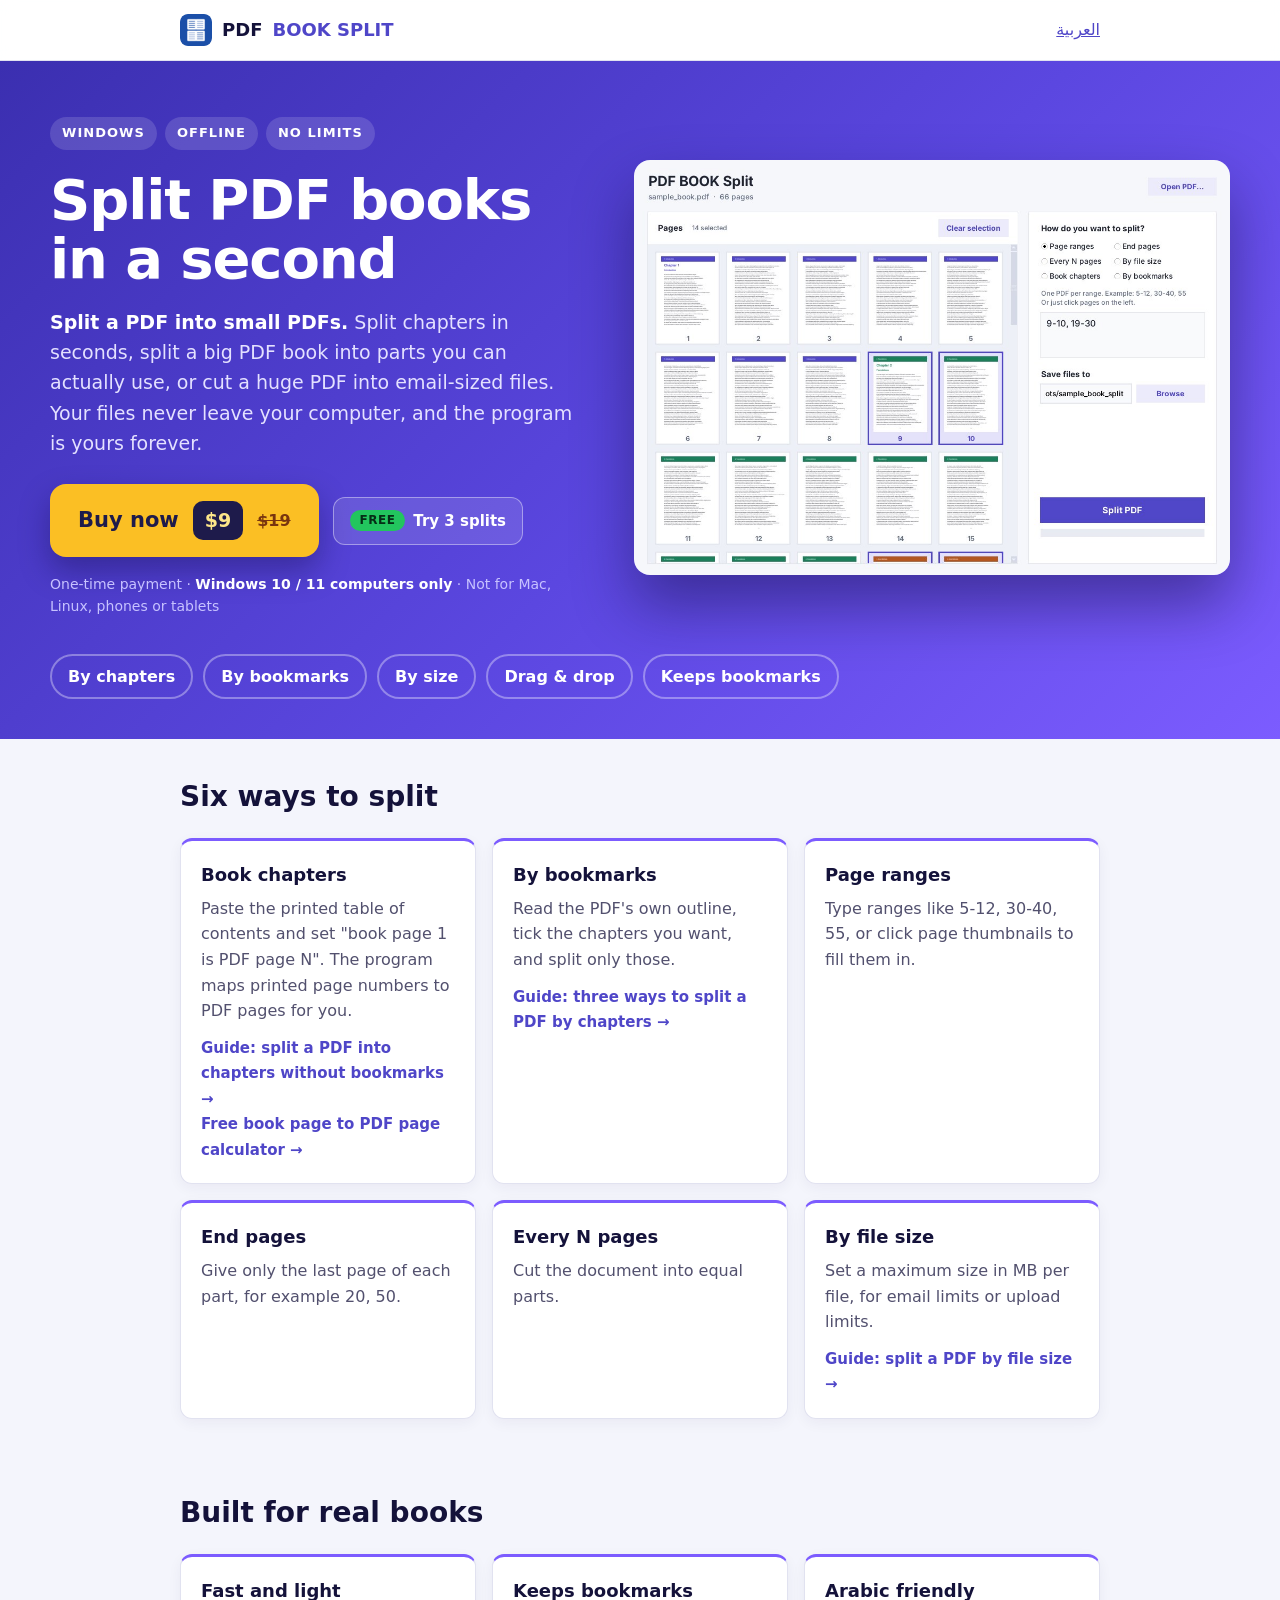
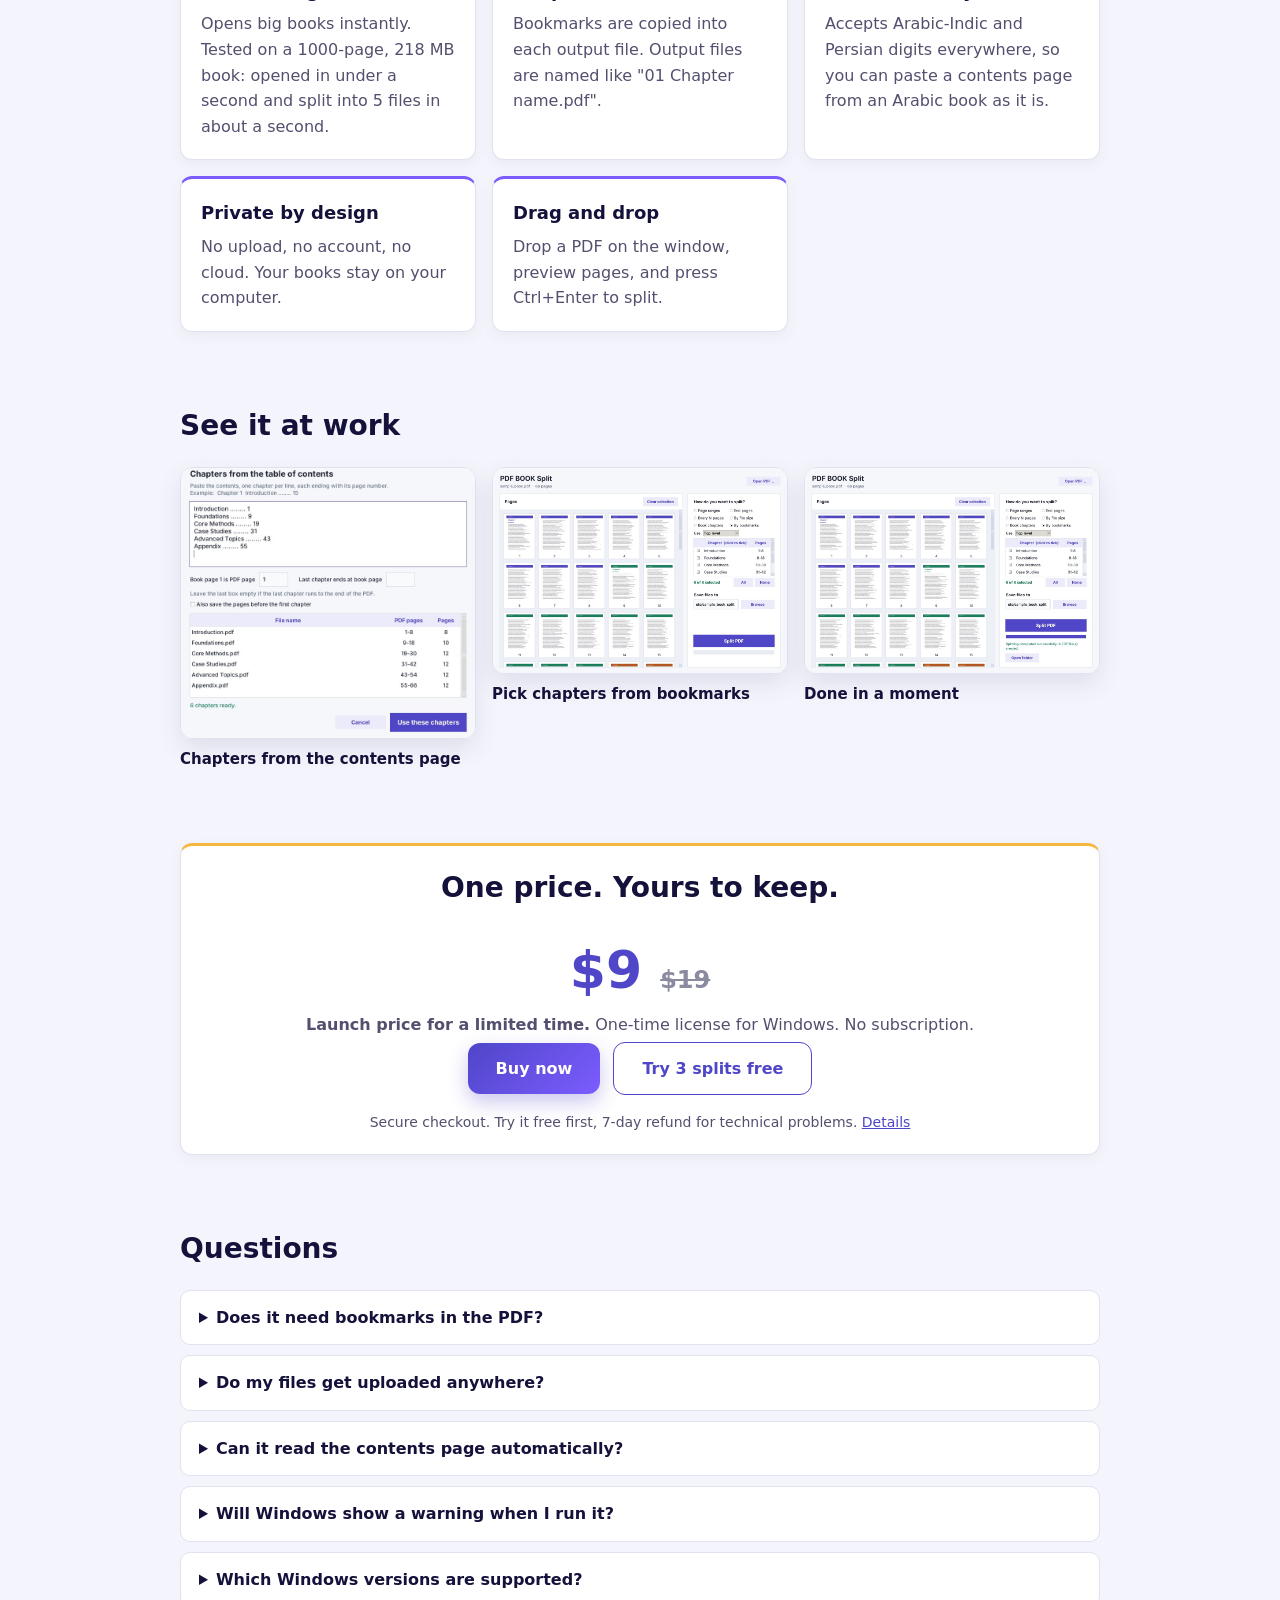
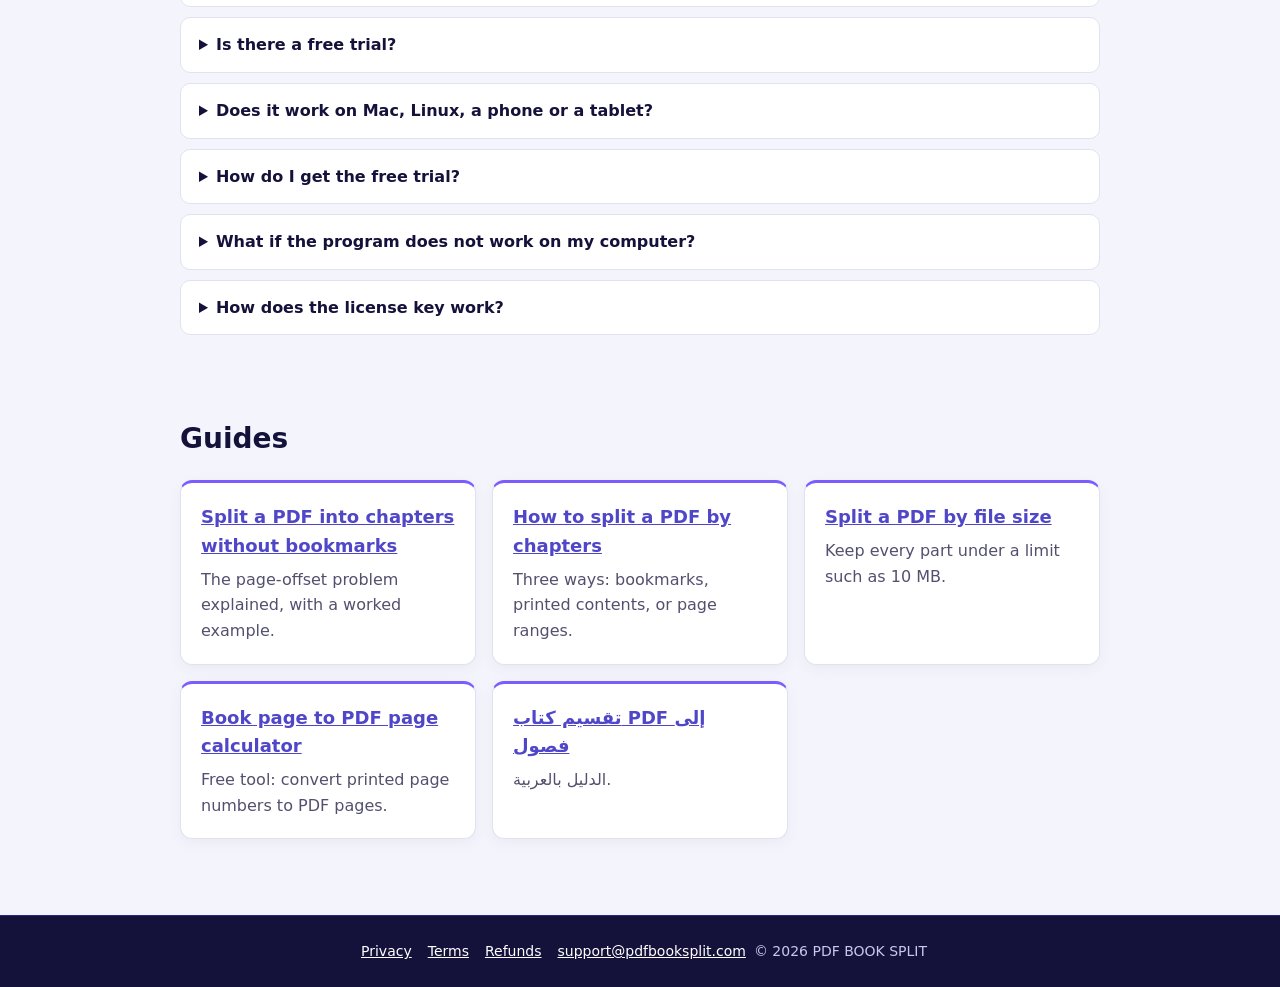
<file: index.html>
<!doctype html>
<html lang="en">
<head>
<meta charset="utf-8">
<meta name="viewport" content="width=device-width,initial-scale=1">
<title>PDF BOOK SPLIT – Split a PDF book into chapters, even without bookmarks</title>
<meta name="description" content="A fast offline Windows program that splits large PDF books into chapters. Paste the table of contents, set the page offset, done. Works without bookmarks. Arabic digits supported.">
<link rel="canonical" href="https://pdfbooksplit.com/">
<link rel="alternate" hreflang="en" href="https://pdfbooksplit.com/">
<link rel="alternate" hreflang="ar" href="https://pdfbooksplit.com/ar">
<link rel="alternate" hreflang="x-default" href="https://pdfbooksplit.com/">
<link rel="stylesheet" href="style.css?v=5">
<meta property="og:type" content="website">
<meta property="og:site_name" content="PDF BOOK SPLIT">
<meta property="og:title" content="PDF BOOK SPLIT – Split a PDF book into chapters, even without bookmarks">
<meta property="og:description" content="A fast offline Windows program that splits large PDF books into chapters. Paste the table of contents, set the page offset, done. Works without bookmarks. Arabic digits supported.">
<meta property="og:url" content="https://pdfbooksplit.com/">
<meta property="og:image" content="https://pdfbooksplit.com/images/og-cover.jpg">
<meta name="twitter:card" content="summary_large_image">
<script type="application/ld+json">
{"@context": "https://schema.org", "@type": "SoftwareApplication", "name": "PDF BOOK SPLIT", "operatingSystem": "Windows 10, Windows 11 (64-bit)", "applicationCategory": "BusinessApplication", "description": "Offline Windows program that splits PDF books into chapters from a pasted table of contents, from bookmarks, by page ranges, by size or every N pages.", "url": "https://pdfbooksplit.com/", "image": "https://pdfbooksplit.com/images/og-cover.jpg", "screenshot": "https://pdfbooksplit.com/images/app-pages.jpg", "inLanguage": ["en", "ar"], "offers": {"@type": "Offer", "price": "9", "priceCurrency": "USD", "url": "https://payhip.com/b/KgGHx", "availability": "https://schema.org/InStock"}}
</script>
<script type="application/ld+json">
{"@context": "https://schema.org", "@type": "FAQPage", "mainEntity": [{"@type": "Question", "name": "Does it need bookmarks in the PDF?", "acceptedAnswer": {"@type": "Answer", "text": "No. Bookmarks mode uses them, but Book chapters mode works from a pasted table of contents, so scanned or downloaded books without bookmarks work too."}}, {"@type": "Question", "name": "Do my files get uploaded anywhere?", "acceptedAnswer": {"@type": "Answer", "text": "No. Splitting happens entirely on your computer."}}, {"@type": "Question", "name": "Can it read the contents page automatically?", "acceptedAnswer": {"@type": "Answer", "text": "Not at the moment. You paste the contents text yourself. This is the reliable method for books whose text cannot be extracted, which is common with Arabic PDFs."}}, {"@type": "Question", "name": "Will Windows show a warning when I run it?", "acceptedAnswer": {"@type": "Answer", "text": "The program is not code-signed yet, so Windows SmartScreen may show \"Windows protected your PC\". Choose \"More info\", then \"Run anyway\"."}}, {"@type": "Question", "name": "Which Windows versions are supported?", "acceptedAnswer": {"@type": "Answer", "text": "Windows 10 and Windows 11, 64-bit."}}, {"@type": "Question", "name": "Is there a free trial?", "acceptedAnswer": {"@type": "Answer", "text": "Yes. You can split three times for free, with no account. After that the program asks for a license key."}}, {"@type": "Question", "name": "How does the license key work?", "acceptedAnswer": {"@type": "Answer", "text": "After you buy, Payhip emails you a license key. Paste it once into the activation window while you are online. After that the program works offline. One key works on 2 of your Windows computers."}}, {"@type": "Question", "name": "Does it work on Mac, Linux, a phone or a tablet?", "acceptedAnswer": {"@type": "Answer", "text": "No. PDF BOOK SPLIT runs only on Windows 10 or 11 computers (64-bit), desktop or laptop. It does not run on Mac, Linux, Chromebook, iPhone, iPad or Android. Please try the free version on your Windows computer before you buy."}}, {"@type": "Question", "name": "How do I get the free trial?", "acceptedAnswer": {"@type": "Answer", "text": "Click Download free trial, confirm that you have a Windows computer, and enter your email on the download page. You get the full program; your first 3 splits are free. If you buy later, paste the license key into the same program, with nothing new to install."}}, {"@type": "Question", "name": "What if the program does not work on my computer?", "acceptedAnswer": {"@type": "Answer", "text": "Email support@pdfbooksplit.com with your Windows version and a screenshot of the error (required). We will try to fix it first. If we cannot, you get a full refund within 7 days of purchase. See the refund policy."}}]}
</script>
<link rel="icon" href="/favicon.ico" sizes="any">
<link rel="icon" type="image/png" sizes="32x32" href="/favicon-32.png">
<link rel="apple-touch-icon" href="/images/apple-touch-icon.png">
</head>
<body>
<header class="nav"><div class="wrap">
<a class="brand" href="/"><img src="/images/icon.png" alt="" width="32" height="32">PDF <span>BOOK SPLIT</span></a>
<a href="ar">العربية</a>
</div></header>

<main>
<div class="hero2"><div class="h2-in">
<div class="h2-copy">
<div class="h2-tags"><span>WINDOWS</span><span>OFFLINE</span><span>NO LIMITS</span></div>
<h1>Split PDF books in a second</h1>
<p class="h2-lead"><strong>Split a PDF into small PDFs.</strong> Split chapters in seconds, split a big PDF book into parts you can actually use, or cut a huge PDF into email-sized files. Your files never leave your computer, and the program is yours forever.</p>
<div class="h2-cta">
<a class="buy-big" data-gate="buy" href="https://payhip.com/b/KgGHx">Buy now <span class="price">$9</span><s>$19</s></a>
<a class="try-small" data-gate="trial" href="https://payhip.com/b/svyUx"><span class="free-tag">FREE</span>Try 3 splits</a>
</div>
<p class="h2-note">One-time payment · <strong>Windows 10 / 11 computers only</strong> · Not for Mac, Linux, phones or tablets</p>
</div>
<div class="h2-shot"><img src="images/app-pages.jpg" alt="PDF BOOK SPLIT main window" width="1120" height="780"></div>
</div>
<div class="h2-pills"><span>By chapters</span><span>By bookmarks</span><span>By size</span><span>Drag &amp; drop</span><span>Keeps bookmarks</span></div>
</div>

<section id="features"><div class="wrap">
<h2>Six ways to split</h2>
<div class="grid">
<div class="card"><h3>Book chapters</h3><p>Paste the printed table of contents and set "book page 1 is PDF page N". The program maps printed page numbers to PDF pages for you.</p><p class="more"><a href="split-pdf-without-bookmarks">Guide: split a PDF into chapters without bookmarks →</a><br><a href="page-number-offset-calculator">Free book page to PDF page calculator →</a></p></div>
<div class="card"><h3>By bookmarks</h3><p>Read the PDF's own outline, tick the chapters you want, and split only those.</p><p class="more"><a href="split-pdf-by-chapters">Guide: three ways to split a PDF by chapters →</a></p></div>
<div class="card"><h3>Page ranges</h3><p>Type ranges like 5-12, 30-40, 55, or click page thumbnails to fill them in.</p></div>
<div class="card"><h3>End pages</h3><p>Give only the last page of each part, for example 20, 50.</p></div>
<div class="card"><h3>Every N pages</h3><p>Cut the document into equal parts.</p></div>
<div class="card"><h3>By file size</h3><p>Set a maximum size in MB per file, for email limits or upload limits.</p><p class="more"><a href="split-pdf-by-size">Guide: split a PDF by file size →</a></p></div>
</div></div></section>

<section><div class="wrap">
<h2>Built for real books</h2>
<div class="grid">
<div class="card"><h3>Fast and light</h3><p>Opens big books instantly. Tested on a 1000-page, 218 MB book: opened in under a second and split into 5 files in about a second.</p></div>
<div class="card"><h3>Keeps bookmarks</h3><p>Bookmarks are copied into each output file. Output files are named like "01 Chapter name.pdf".</p></div>
<div class="card"><h3>Arabic friendly</h3><p>Accepts Arabic-Indic and Persian digits everywhere, so you can paste a contents page from an Arabic book as it is.</p></div>
<div class="card"><h3>Private by design</h3><p>No upload, no account, no cloud. Your books stay on your computer.</p></div>
<div class="card"><h3>Drag and drop</h3><p>Drop a PDF on the window, preview pages, and press Ctrl+Enter to split.</p></div>
</div></div></section>

<section><div class="wrap">
<h2>See it at work</h2>
<div class="grid shots">
<figure><img src="images/app-chapters.jpg" alt="Chapters from the contents page" loading="lazy"><figcaption>Chapters from the contents page</figcaption></figure>
<figure><img src="images/app-bookmarks.jpg" alt="Pick chapters from bookmarks" loading="lazy"><figcaption>Pick chapters from bookmarks</figcaption></figure>
<figure><img src="images/app-done.jpg" alt="Splitting completed" loading="lazy"><figcaption>Done in a moment</figcaption></figure>
</div></div></section>

<section id="buy"><div class="wrap">
<div class="card price">
<h2>One price. Yours to keep.</h2>
<div class="amt">$9 <s style="font-size:24px;color:#8a8aa0">$19</s></div>
<p><strong>Launch price for a limited time.</strong> One-time license for Windows. No subscription.</p>
<a class="btn" data-gate="buy" href="https://payhip.com/b/KgGHx">Buy now</a>
<a class="btn alt" data-gate="trial" href="https://payhip.com/b/svyUx">Try 3 splits free</a>
<div class="note">Secure checkout. Try it free first, 7-day refund for technical problems. <a href="refund">Details</a></div>
</div></div></section>

<section><div class="wrap">
<h2>Questions</h2>
<details><summary>Does it need bookmarks in the PDF?</summary><p>No. Bookmarks mode uses them, but Book chapters mode works from a pasted table of contents, so scanned or downloaded books without bookmarks work too.</p></details>
<details><summary>Do my files get uploaded anywhere?</summary><p>No. Splitting happens entirely on your computer.</p></details>
<details><summary>Can it read the contents page automatically?</summary><p>Not at the moment. You paste the contents text yourself. This is the reliable method for books whose text cannot be extracted, which is common with Arabic PDFs.</p></details>
<details><summary>Will Windows show a warning when I run it?</summary><p>The program is not code-signed yet, so Windows SmartScreen may show "Windows protected your PC". Choose "More info", then "Run anyway".</p></details>
<details><summary>Which Windows versions are supported?</summary><p>Windows 10 and Windows 11, 64-bit.</p></details>
<details><summary>Is there a free trial?</summary><p>Yes. You can split three times for free, with no account. After that the program asks for a license key.</p></details>
<details><summary>Does it work on Mac, Linux, a phone or a tablet?</summary><p>No. PDF BOOK SPLIT runs only on Windows 10 or 11 computers (64-bit), desktop or laptop. It does not run on Mac, Linux, Chromebook, iPhone, iPad or Android. Please try the free version on your Windows computer before you buy.</p></details>
<details><summary>How do I get the free trial?</summary><p>Click Download free trial, confirm that you have a Windows computer, and enter your email on the download page. You get the full program; your first 3 splits are free. If you buy later, paste the license key into the same program, with nothing new to install.</p></details>
<details><summary>What if the program does not work on my computer?</summary><p>Email support@pdfbooksplit.com with your Windows version and a screenshot of the error (required). We will try to fix it first. If we cannot, you get a full refund within 7 days of purchase. See the <a href="refund">refund policy</a>.</p></details>
<details><summary>How does the license key work?</summary><p>After you buy, Payhip emails you a license key. Paste it once into the activation window while you are online. After that the program works offline. One key works on 2 of your Windows computers.</p></details>
</div></section>
<section><div class="wrap">
<h2>Guides</h2>
<div class="grid">
<div class="card"><h3><a href="split-pdf-without-bookmarks">Split a PDF into chapters without bookmarks</a></h3><p>The page-offset problem explained, with a worked example.</p></div>
<div class="card"><h3><a href="split-pdf-by-chapters">How to split a PDF by chapters</a></h3><p>Three ways: bookmarks, printed contents, or page ranges.</p></div>
<div class="card"><h3><a href="split-pdf-by-size">Split a PDF by file size</a></h3><p>Keep every part under a limit such as 10 MB.</p></div>
<div class="card"><h3><a href="page-number-offset-calculator">Book page to PDF page calculator</a></h3><p>Free tool: convert printed page numbers to PDF pages.</p></div>
<div class="card"><h3><a href="ar-split-pdf-book-chapters">تقسيم كتاب PDF إلى فصول</a></h3><p>الدليل بالعربية.</p></div>
</div></div></section>
</main>

<footer><div class="wrap">
<a href="privacy">Privacy</a><a href="terms">Terms</a><a href="refund">Refunds</a><a href="mailto:support@pdfbooksplit.com">support@pdfbooksplit.com</a>
<div>© 2026 PDF BOOK SPLIT</div>
</div></footer>
<script src="/gate.js" defer></script>
</body>
</html>
</file>
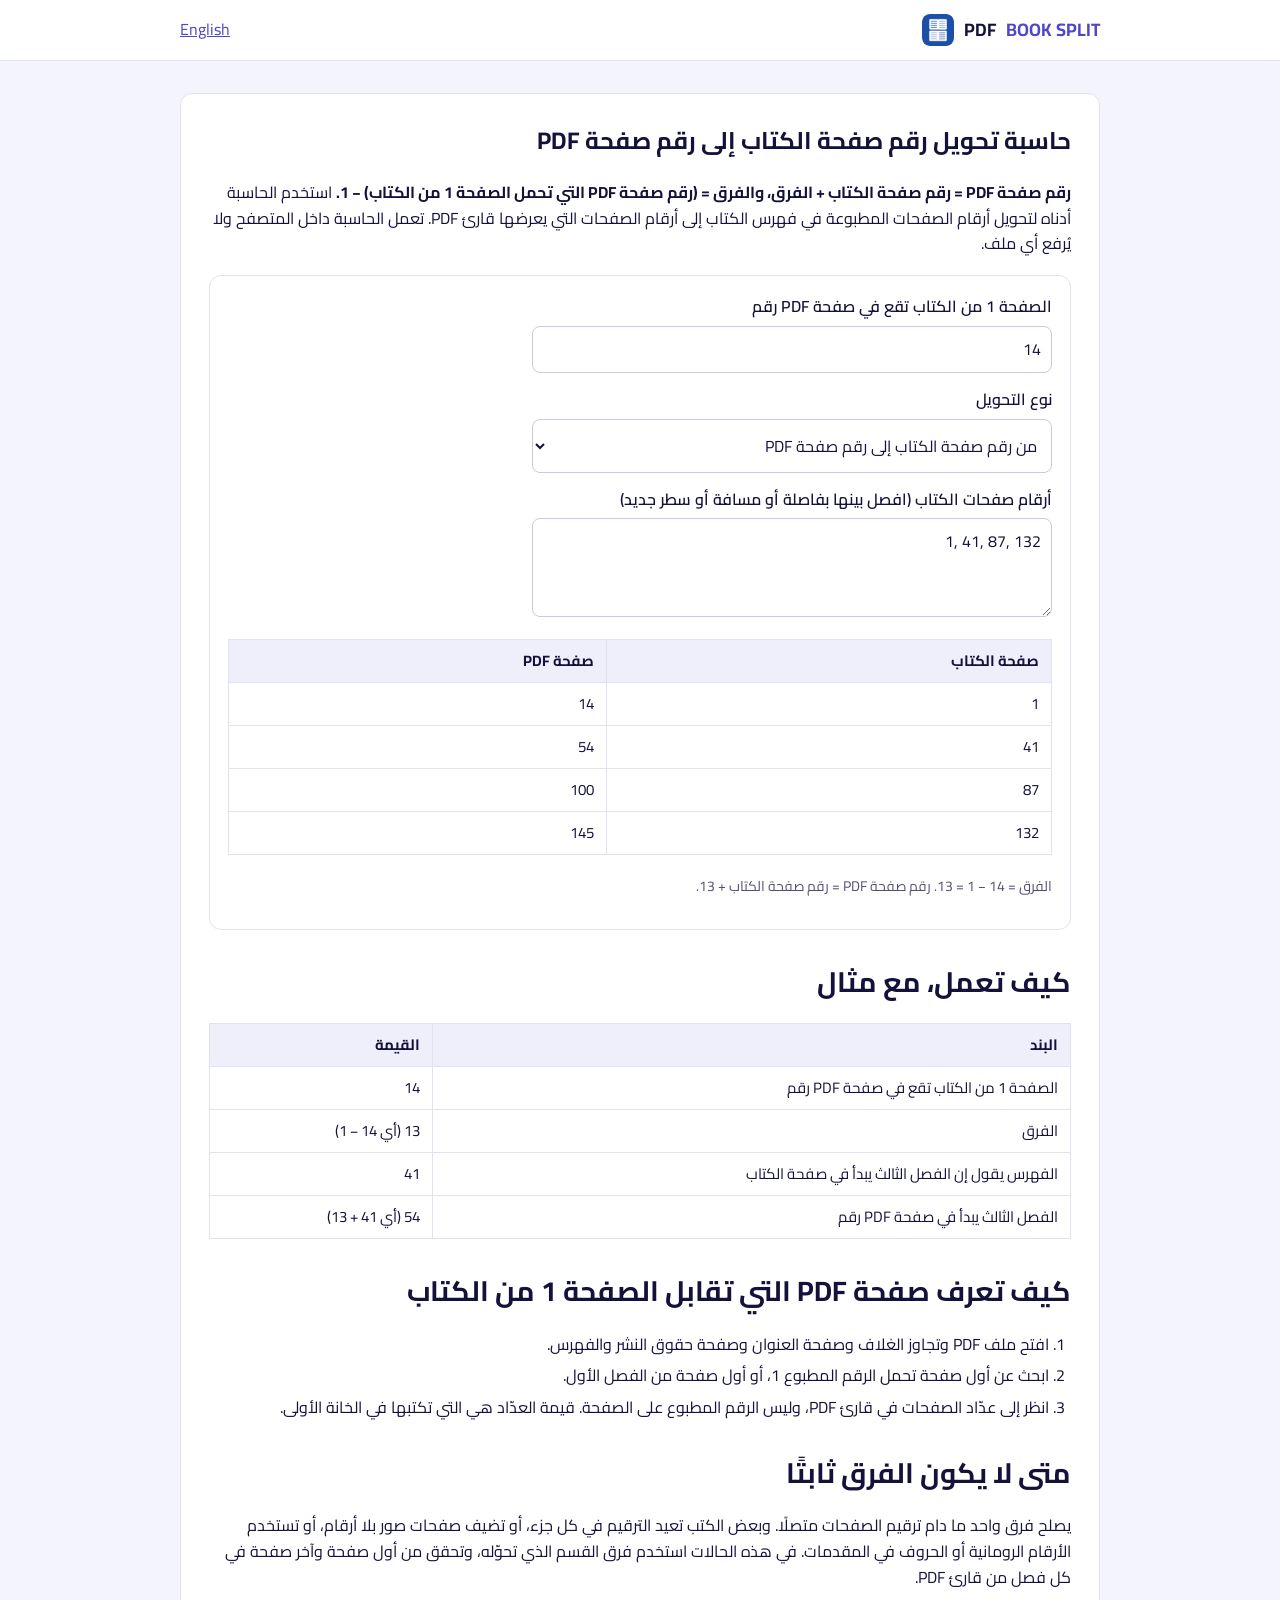
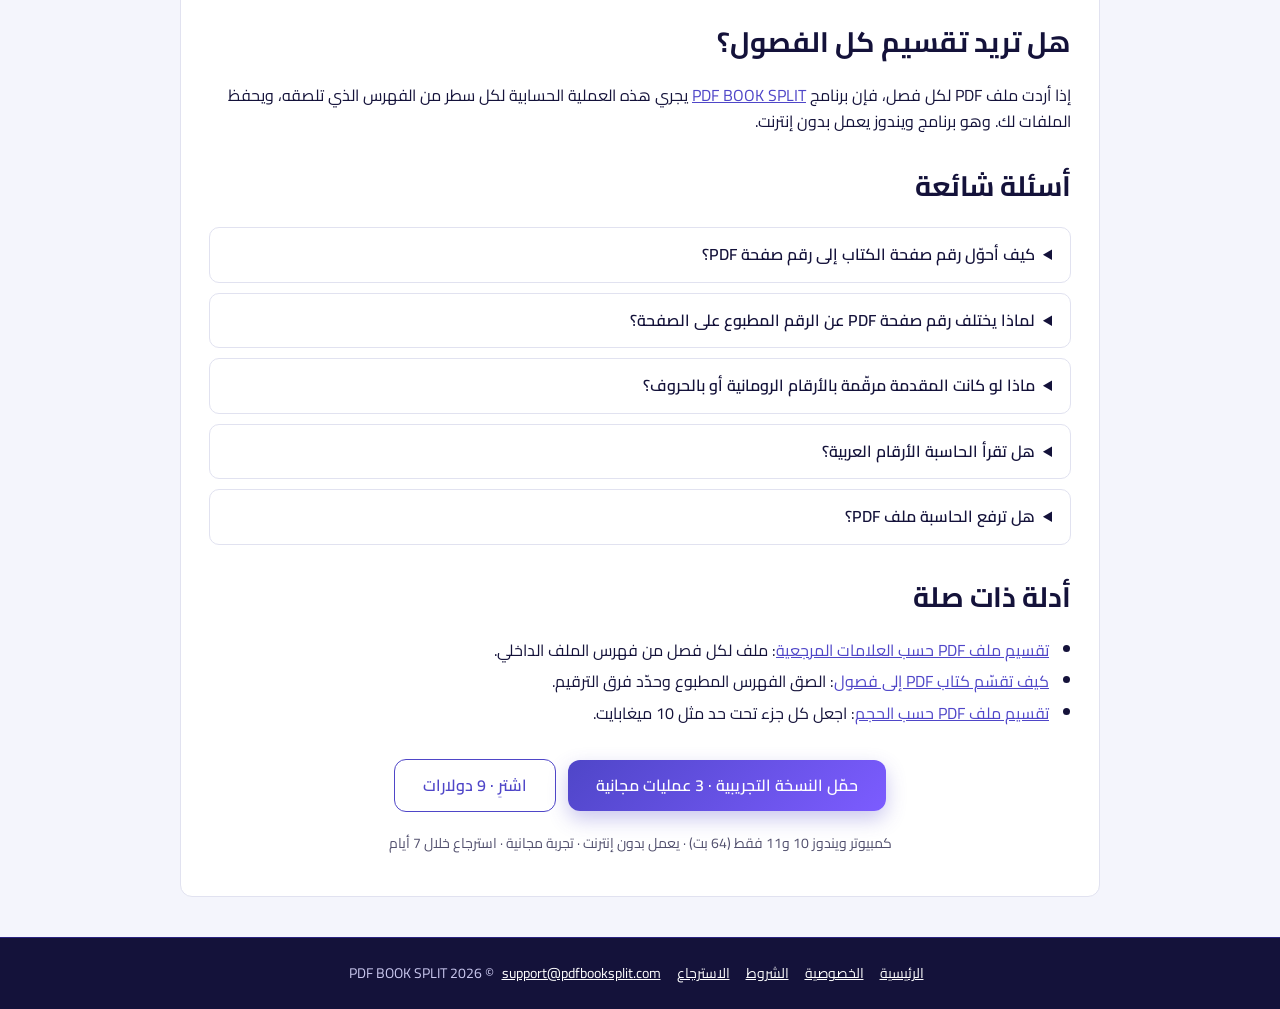
<file: ar-page-number-offset-calculator.html>
<!doctype html>
<html lang="ar" dir="rtl">
<head>
<meta charset="utf-8">
<meta name="viewport" content="width=device-width,initial-scale=1">
<title>حاسبة تحويل رقم صفحة الكتاب إلى رقم صفحة PDF – PDF BOOK SPLIT</title>
<meta name="description" content="حاسبة مجانية تحوّل رقم صفحة الكتاب المطبوع إلى رقم صفحة PDF والعكس. اكتب رقم صفحة PDF التي تحمل الصفحة 1 من الكتاب. تعمل في المتصفح ولا يُرفع أي ملف.">
<link rel="canonical" href="https://pdfbooksplit.com/ar-page-number-offset-calculator">
<link rel="alternate" hreflang="ar" href="https://pdfbooksplit.com/ar-page-number-offset-calculator">
<link rel="alternate" hreflang="en" href="https://pdfbooksplit.com/page-number-offset-calculator">
<link rel="alternate" hreflang="x-default" href="https://pdfbooksplit.com/page-number-offset-calculator">
<link rel="preconnect" href="https://fonts.googleapis.com">
<link href="https://fonts.googleapis.com/css2?family=Cairo:wght@400;600;700&display=swap" rel="stylesheet">
<link rel="stylesheet" href="style.css?v=5">
<meta property="og:type" content="article">
<meta property="og:site_name" content="PDF BOOK SPLIT">
<meta property="og:title" content="حاسبة تحويل رقم صفحة الكتاب إلى رقم صفحة PDF – PDF BOOK SPLIT">
<meta property="og:description" content="حاسبة مجانية تحوّل رقم صفحة الكتاب المطبوع إلى رقم صفحة PDF والعكس. اكتب رقم صفحة PDF التي تحمل الصفحة 1 من الكتاب. تعمل في المتصفح ولا يُرفع أي ملف.">
<meta property="og:url" content="https://pdfbooksplit.com/ar-page-number-offset-calculator">
<meta property="og:image" content="https://pdfbooksplit.com/images/og-cover.jpg">
<meta name="twitter:card" content="summary_large_image">
<script type="application/ld+json">
{"@context": "https://schema.org", "@type": "Article", "headline": "حاسبة تحويل رقم صفحة الكتاب إلى رقم صفحة PDF", "description": "حاسبة مجانية تحوّل رقم صفحة الكتاب المطبوع إلى رقم صفحة PDF والعكس. اكتب رقم صفحة PDF التي تحمل الصفحة 1 من الكتاب. تعمل في المتصفح ولا يُرفع أي ملف.", "inLanguage": "ar", "dateModified": "2026-10-19", "datePublished": "2026-10-19", "mainEntityOfPage": "https://pdfbooksplit.com/ar-page-number-offset-calculator", "image": "https://pdfbooksplit.com/images/og-cover.jpg", "author": {"@type": "Organization", "name": "PDF BOOK SPLIT", "url": "https://pdfbooksplit.com/"}, "publisher": {"@type": "Organization", "name": "PDF BOOK SPLIT", "url": "https://pdfbooksplit.com/"}}
</script>
<script type="application/ld+json">
{"@context": "https://schema.org", "@type": "FAQPage", "mainEntity": [{"@type": "Question", "name": "كيف أحوّل رقم صفحة الكتاب إلى رقم صفحة PDF؟", "acceptedAnswer": {"@type": "Answer", "text": "أضف الفرق. الفرق هو رقم صفحة PDF التي تحمل الصفحة 1 من الكتاب مطروحًا منه 1. إذا كانت الصفحة 1 من الكتاب هي صفحة PDF رقم 14 فالفرق 13، وتكون صفحة الكتاب 41 هي صفحة PDF رقم 54."}}, {"@type": "Question", "name": "لماذا يختلف رقم صفحة PDF عن الرقم المطبوع على الصفحة؟", "acceptedAnswer": {"@type": "Answer", "text": "لأن PDF يعدّ كل الصفحات من الغلاف، بما فيها صفحة العنوان وصفحة حقوق النشر والفهرس، بينما يبدأ الرقم المطبوع عادة من أول صفحة في المتن."}}, {"@type": "Question", "name": "ماذا لو كانت المقدمة مرقّمة بالأرقام الرومانية أو بالحروف؟", "acceptedAnswer": {"@type": "Answer", "text": "هذه الصفحات قبل الصفحة 1 من الكتاب، ولا تغيّر الفرق لأنه يُحسب من الصفحة 1. لتحويل صفحة من المقدمة عُدّ إلى الوراء من الصفحة 1 في قارئ PDF."}}, {"@type": "Question", "name": "هل تقرأ الحاسبة الأرقام العربية؟", "acceptedAnswer": {"@type": "Answer", "text": "نعم. تقبل الأرقام العربية الهندية والفارسية، فيمكنك لصق أرقام الفهرس من كتاب عربي كما هي."}}, {"@type": "Question", "name": "هل ترفع الحاسبة ملف PDF؟", "acceptedAnswer": {"@type": "Answer", "text": "لا. تجري الحاسبة عملية حسابية على الأرقام التي تكتبها داخل المتصفح فقط، بلا ملف وبلا رفع."}}]}
</script>
<link rel="icon" href="/favicon.ico" sizes="any">
<link rel="icon" type="image/png" sizes="32x32" href="/favicon-32.png">
<link rel="apple-touch-icon" href="/images/apple-touch-icon.png">
</head>
<body class="rtl">
<header class="nav"><div class="wrap">
<a class="brand" href="ar"><img src="/images/icon.png" alt="" width="32" height="32">PDF <span>BOOK SPLIT</span></a>
<a href="page-number-offset-calculator">English</a>
</div></header>
<main><div class="wrap"><article class="doc">
<h1>حاسبة تحويل رقم صفحة الكتاب إلى رقم صفحة PDF</h1>
<p><strong>رقم صفحة PDF = رقم صفحة الكتاب + الفرق، والفرق = (رقم صفحة PDF التي تحمل الصفحة 1 من الكتاب) − 1.</strong> استخدم الحاسبة أدناه لتحويل أرقام الصفحات المطبوعة في فهرس الكتاب إلى أرقام الصفحات التي يعرضها قارئ PDF. تعمل الحاسبة داخل المتصفح ولا يُرفع أي ملف.</p>

<div class="calc" id="calc">
<div class="calc-row">
<label for="p1">الصفحة 1 من الكتاب تقع في صفحة PDF رقم</label>
<input id="p1" type="text" inputmode="numeric" autocomplete="off" placeholder="14" value="14" dir="ltr" style="text-align:right">
</div>
<div class="calc-row">
<label for="dir">نوع التحويل</label>
<select id="dir"><option value="b2p">من رقم صفحة الكتاب إلى رقم صفحة PDF</option><option value="p2b">من رقم صفحة PDF إلى رقم صفحة الكتاب</option></select>
</div>
<div class="calc-row">
<label for="nums" id="numsLabel">أرقام صفحات الكتاب (افصل بينها بفاصلة أو مسافة أو سطر جديد)</label>
<textarea id="nums" rows="3" placeholder="1, 41, 87, 132" dir="ltr" style="text-align:right">1, 41, 87, 132</textarea>
</div>
<p id="calcMsg" class="note" role="status" aria-live="polite"></p>
<table id="calcOut"><thead><tr><th id="h1">صفحة الكتاب</th><th id="h2">صفحة PDF</th></tr></thead><tbody></tbody></table>
<p id="calcSum" class="note"></p>
</div>
<script>
(function(){
var D="0123456789",AR="\u0660\u0661\u0662\u0663\u0664\u0665\u0666\u0667\u0668\u0669",FA="\u06F0\u06F1\u06F2\u06F3\u06F4\u06F5\u06F6\u06F7\u06F8\u06F9";
function norm(s){return String(s).replace(/[\u0660-\u0669\u06F0-\u06F9]/g,function(c){var k=AR.indexOf(c);return k>=0?D[k]:D[FA.indexOf(c)];});}
var p1=document.getElementById("p1"),dir=document.getElementById("dir"),nums=document.getElementById("nums"),msg=document.getElementById("calcMsg"),sum=document.getElementById("calcSum"),tb=document.querySelector("#calcOut tbody");
function run(){
 var b2p=dir.value==="b2p";
 document.getElementById("h1").textContent=b2p?"صفحة الكتاب":"صفحة PDF";
 document.getElementById("h2").textContent=b2p?"صفحة PDF":"صفحة الكتاب";
 document.getElementById("numsLabel").textContent="أرقام صفحات "+(b2p?"الكتاب":"PDF")+" (افصل بينها بفاصلة أو مسافة أو سطر جديد)";
 tb.innerHTML="";msg.textContent="";sum.textContent="";
 var v=norm(p1.value).trim();
 if(!/^\d+$/.test(v)||parseInt(v,10)<1){msg.textContent="اكتب رقم صفحة PDF التي تظهر فيها الصفحة 1 من الكتاب، مثل 14.";return;}
 var n1=parseInt(v,10),off=n1-1;
 var list=norm(nums.value).split(/[^0-9]+/).filter(Boolean).map(Number);
 if(!list.length){msg.textContent="اكتب رقم صفحة واحدًا على الأقل.";return;}
 list.slice(0,500).forEach(function(x){
  var tr=document.createElement("tr"),a=document.createElement("td"),c=document.createElement("td");
  a.textContent=x;
  if(b2p){c.textContent=x+off;}
  else{var r=x-off;c.textContent=r>=1?String(r):"قبل الصفحة 1 من الكتاب (المقدمات)";}
  tr.appendChild(a);tr.appendChild(c);tb.appendChild(tr);
 });
 sum.textContent="الفرق = "+n1+" − 1 = "+off+". "+(b2p?"رقم صفحة PDF = رقم صفحة الكتاب + "+off+".":"رقم صفحة الكتاب = رقم صفحة PDF − "+off+".");
}
[p1,dir,nums].forEach(function(e){e.addEventListener("input",run);e.addEventListener("change",run);});
run();
})();
</script>

<h2>كيف تعمل، مع مثال</h2>
<table>
<tr><th>البند</th><th>القيمة</th></tr>
<tr><td>الصفحة 1 من الكتاب تقع في صفحة PDF رقم</td><td>14</td></tr>
<tr><td>الفرق</td><td>13 (أي 14 − 1)</td></tr>
<tr><td>الفهرس يقول إن الفصل الثالث يبدأ في صفحة الكتاب</td><td>41</td></tr>
<tr><td>الفصل الثالث يبدأ في صفحة PDF رقم</td><td>54 (أي 41 + 13)</td></tr>
</table>

<h2>كيف تعرف صفحة PDF التي تقابل الصفحة 1 من الكتاب</h2>
<ol>
<li>افتح ملف PDF وتجاوز الغلاف وصفحة العنوان وصفحة حقوق النشر والفهرس.</li>
<li>ابحث عن أول صفحة تحمل الرقم المطبوع 1، أو أول صفحة من الفصل الأول.</li>
<li>انظر إلى عدّاد الصفحات في قارئ PDF، وليس الرقم المطبوع على الصفحة. قيمة العدّاد هي التي تكتبها في الخانة الأولى.</li>
</ol>

<h2>متى لا يكون الفرق ثابتًا</h2>
<p>يصلح فرق واحد ما دام ترقيم الصفحات متصلًا. وبعض الكتب تعيد الترقيم في كل جزء، أو تضيف صفحات صور بلا أرقام، أو تستخدم الأرقام الرومانية أو الحروف في المقدمات. في هذه الحالات استخدم فرق القسم الذي تحوّله، وتحقق من أول صفحة وآخر صفحة في كل فصل من قارئ PDF.</p>

<h2>هل تريد تقسيم كل الفصول؟</h2>
<p>إذا أردت ملف PDF لكل فصل، فإن برنامج <a href="ar-split-pdf-book-chapters">PDF BOOK SPLIT</a> يجري هذه العملية الحسابية لكل سطر من الفهرس الذي تلصقه، ويحفظ الملفات لك. وهو برنامج ويندوز يعمل بدون إنترنت.</p>
<h2>أسئلة شائعة</h2>
<details><summary>كيف أحوّل رقم صفحة الكتاب إلى رقم صفحة PDF؟</summary><p>أضف الفرق. الفرق هو رقم صفحة PDF التي تحمل الصفحة 1 من الكتاب مطروحًا منه 1. إذا كانت الصفحة 1 من الكتاب هي صفحة PDF رقم 14 فالفرق 13، وتكون صفحة الكتاب 41 هي صفحة PDF رقم 54.</p></details>
<details><summary>لماذا يختلف رقم صفحة PDF عن الرقم المطبوع على الصفحة؟</summary><p>لأن PDF يعدّ كل الصفحات من الغلاف، بما فيها صفحة العنوان وصفحة حقوق النشر والفهرس، بينما يبدأ الرقم المطبوع عادة من أول صفحة في المتن.</p></details>
<details><summary>ماذا لو كانت المقدمة مرقّمة بالأرقام الرومانية أو بالحروف؟</summary><p>هذه الصفحات قبل الصفحة 1 من الكتاب، ولا تغيّر الفرق لأنه يُحسب من الصفحة 1. لتحويل صفحة من المقدمة عُدّ إلى الوراء من الصفحة 1 في قارئ PDF.</p></details>
<details><summary>هل تقرأ الحاسبة الأرقام العربية؟</summary><p>نعم. تقبل الأرقام العربية الهندية والفارسية، فيمكنك لصق أرقام الفهرس من كتاب عربي كما هي.</p></details>
<details><summary>هل ترفع الحاسبة ملف PDF؟</summary><p>لا. تجري الحاسبة عملية حسابية على الأرقام التي تكتبها داخل المتصفح فقط، بلا ملف وبلا رفع.</p></details>

<h2>أدلة ذات صلة</h2>
<ul class="related">
<li><a href="ar-split-pdf-by-bookmarks">تقسيم ملف PDF حسب العلامات المرجعية</a>: ملف لكل فصل من فهرس الملف الداخلي.</li>
<li><a href="ar-split-pdf-book-chapters">كيف تقسّم كتاب PDF إلى فصول</a>: الصق الفهرس المطبوع وحدّد فرق الترقيم.</li>
<li><a href="ar-split-pdf-by-size">تقسيم ملف PDF حسب الحجم</a>: اجعل كل جزء تحت حد مثل 10 ميغابايت.</li>
</ul>
<p style="text-align:center;margin-top:28px"><a class="btn" data-gate="trial" href="https://payhip.com/b/svyUx">حمّل النسخة التجريبية · 3 عمليات مجانية</a> <a class="btn alt" data-gate="buy" href="https://payhip.com/b/KgGHx">اشترِ · 9 دولارات</a></p>
<p class="note" style="text-align:center">كمبيوتر ويندوز 10 و11 فقط (64 بت) · يعمل بدون إنترنت · تجربة مجانية · استرجاع خلال 7 أيام</p>
</article></div></main>
<footer><div class="wrap">
<a href="ar">الرئيسية</a><a href="privacy">الخصوصية</a><a href="terms">الشروط</a><a href="ar-refund">الاسترجاع</a><a href="mailto:support@pdfbooksplit.com">support@pdfbooksplit.com</a>
<div>© 2026 PDF BOOK SPLIT</div>
</div></footer>
<script src="/gate.js" defer></script>
</body>
</html>
</file>
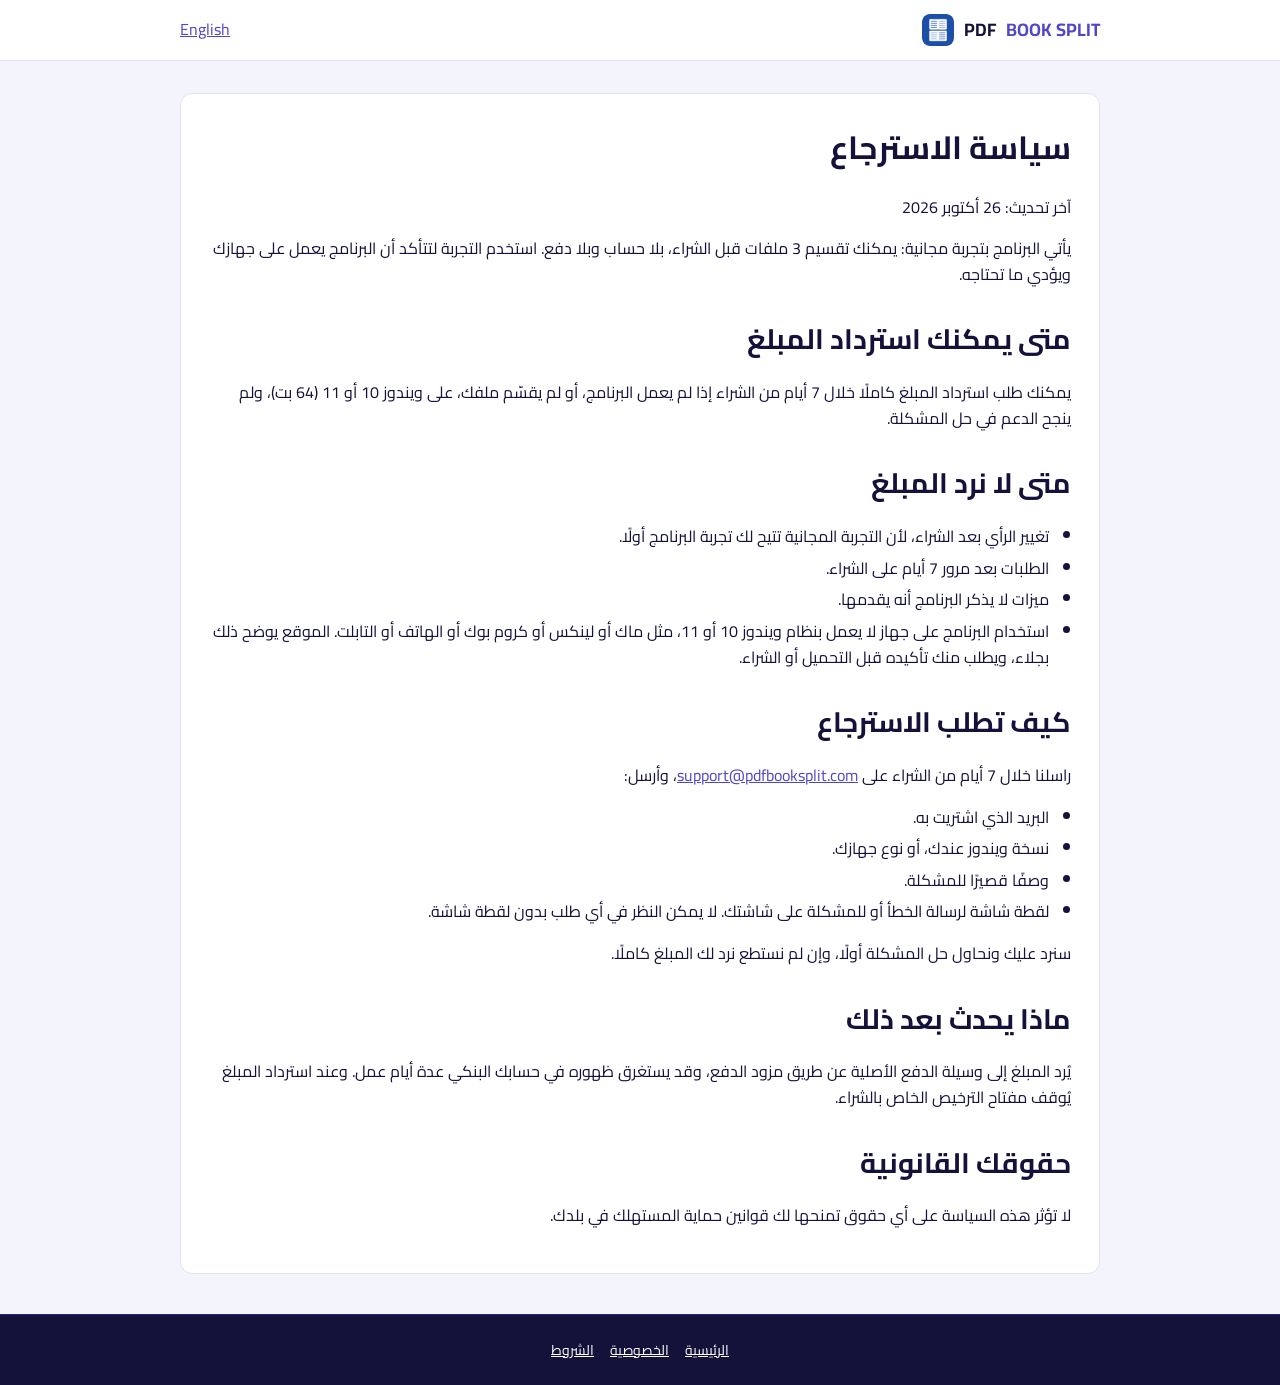
<file: ar-refund.html>
<!doctype html>
<html lang="ar" dir="rtl">
<head>
<meta charset="utf-8">
<meta name="viewport" content="width=device-width,initial-scale=1">
<title>سياسة الاسترجاع – PDF BOOK SPLIT</title>
<link rel="canonical" href="https://pdfbooksplit.com/ar-refund">
<link rel="alternate" hreflang="en" href="https://pdfbooksplit.com/refund">
<link rel="alternate" hreflang="ar" href="https://pdfbooksplit.com/ar-refund">
<link rel="alternate" hreflang="x-default" href="https://pdfbooksplit.com/refund">
<link rel="preconnect" href="https://fonts.googleapis.com">
<link href="https://fonts.googleapis.com/css2?family=Cairo:wght@400;600;700&display=swap" rel="stylesheet">
<link rel="stylesheet" href="style.css?v=5">
<link rel="icon" href="/favicon.ico" sizes="any">
<link rel="icon" type="image/png" sizes="32x32" href="/favicon-32.png">
<link rel="apple-touch-icon" href="/images/apple-touch-icon.png">
</head>
<body class="rtl">
<header class="nav"><div class="wrap"><a class="brand" href="/"><img src="/images/icon.png" alt="" width="32" height="32">PDF <span>BOOK SPLIT</span></a><a href="refund">English</a></div></header>
<div class="wrap"><div class="doc">
<h1>سياسة الاسترجاع</h1>
<p>آخر تحديث: 26 أكتوبر 2026</p>
<p>يأتي البرنامج بتجربة مجانية: يمكنك تقسيم 3 ملفات قبل الشراء، بلا حساب وبلا دفع. استخدم التجربة لتتأكد أن البرنامج يعمل على جهازك ويؤدي ما تحتاجه.</p>
<h2>متى يمكنك استرداد المبلغ</h2>
<p>يمكنك طلب استرداد المبلغ كاملًا خلال 7 أيام من الشراء إذا لم يعمل البرنامج، أو لم يقسّم ملفك، على ويندوز 10 أو 11 (64 بت)، ولم ينجح الدعم في حل المشكلة.</p>
<h2>متى لا نرد المبلغ</h2>
<ul>
<li>تغيير الرأي بعد الشراء، لأن التجربة المجانية تتيح لك تجربة البرنامج أولًا.</li>
<li>الطلبات بعد مرور 7 أيام على الشراء.</li>
<li>ميزات لا يذكر البرنامج أنه يقدمها.</li>
<li>استخدام البرنامج على جهاز لا يعمل بنظام ويندوز 10 أو 11، مثل ماك أو لينكس أو كروم بوك أو الهاتف أو التابلت. الموقع يوضح ذلك بجلاء، ويطلب منك تأكيده قبل التحميل أو الشراء.</li>
</ul>
<h2>كيف تطلب الاسترجاع</h2>
<p>راسلنا خلال 7 أيام من الشراء على <a href="mailto:support@pdfbooksplit.com">support@pdfbooksplit.com</a>، وأرسل:</p>
<ul>
<li>البريد الذي اشتريت به.</li>
<li>نسخة ويندوز عندك، أو نوع جهازك.</li>
<li>وصفًا قصيرًا للمشكلة.</li>
<li>لقطة شاشة لرسالة الخطأ أو للمشكلة على شاشتك. لا يمكن النظر في أي طلب بدون لقطة شاشة.</li>
</ul>
<p>سنرد عليك ونحاول حل المشكلة أولًا، وإن لم نستطع نرد لك المبلغ كاملًا.</p>
<h2>ماذا يحدث بعد ذلك</h2>
<p>يُرد المبلغ إلى وسيلة الدفع الأصلية عن طريق مزود الدفع، وقد يستغرق ظهوره في حسابك البنكي عدة أيام عمل. وعند استرداد المبلغ يُوقف مفتاح الترخيص الخاص بالشراء.</p>
<h2>حقوقك القانونية</h2>
<p>لا تؤثر هذه السياسة على أي حقوق تمنحها لك قوانين حماية المستهلك في بلدك.</p>
</div></div>
<footer><div class="wrap"><a href="ar">الرئيسية</a><a href="privacy">الخصوصية</a><a href="terms">الشروط</a></div></footer>
</body>
</html>
</file>
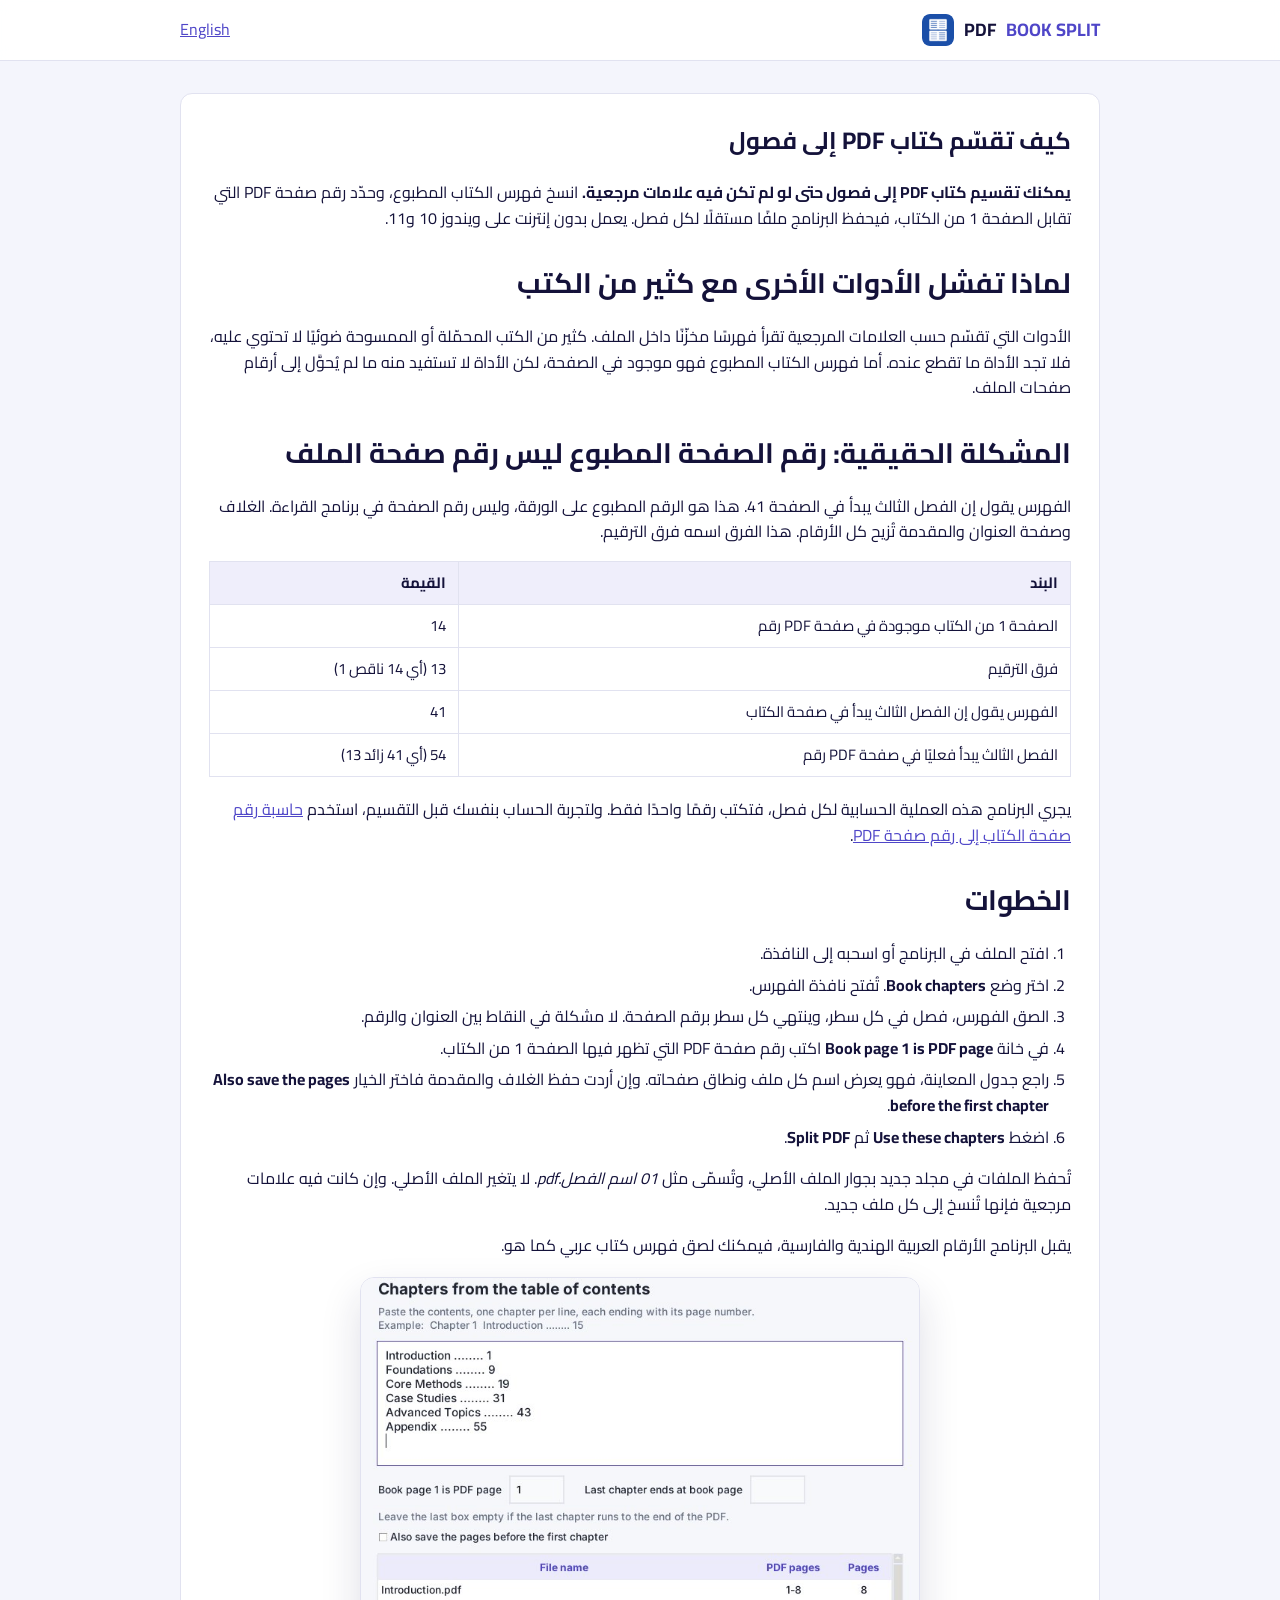
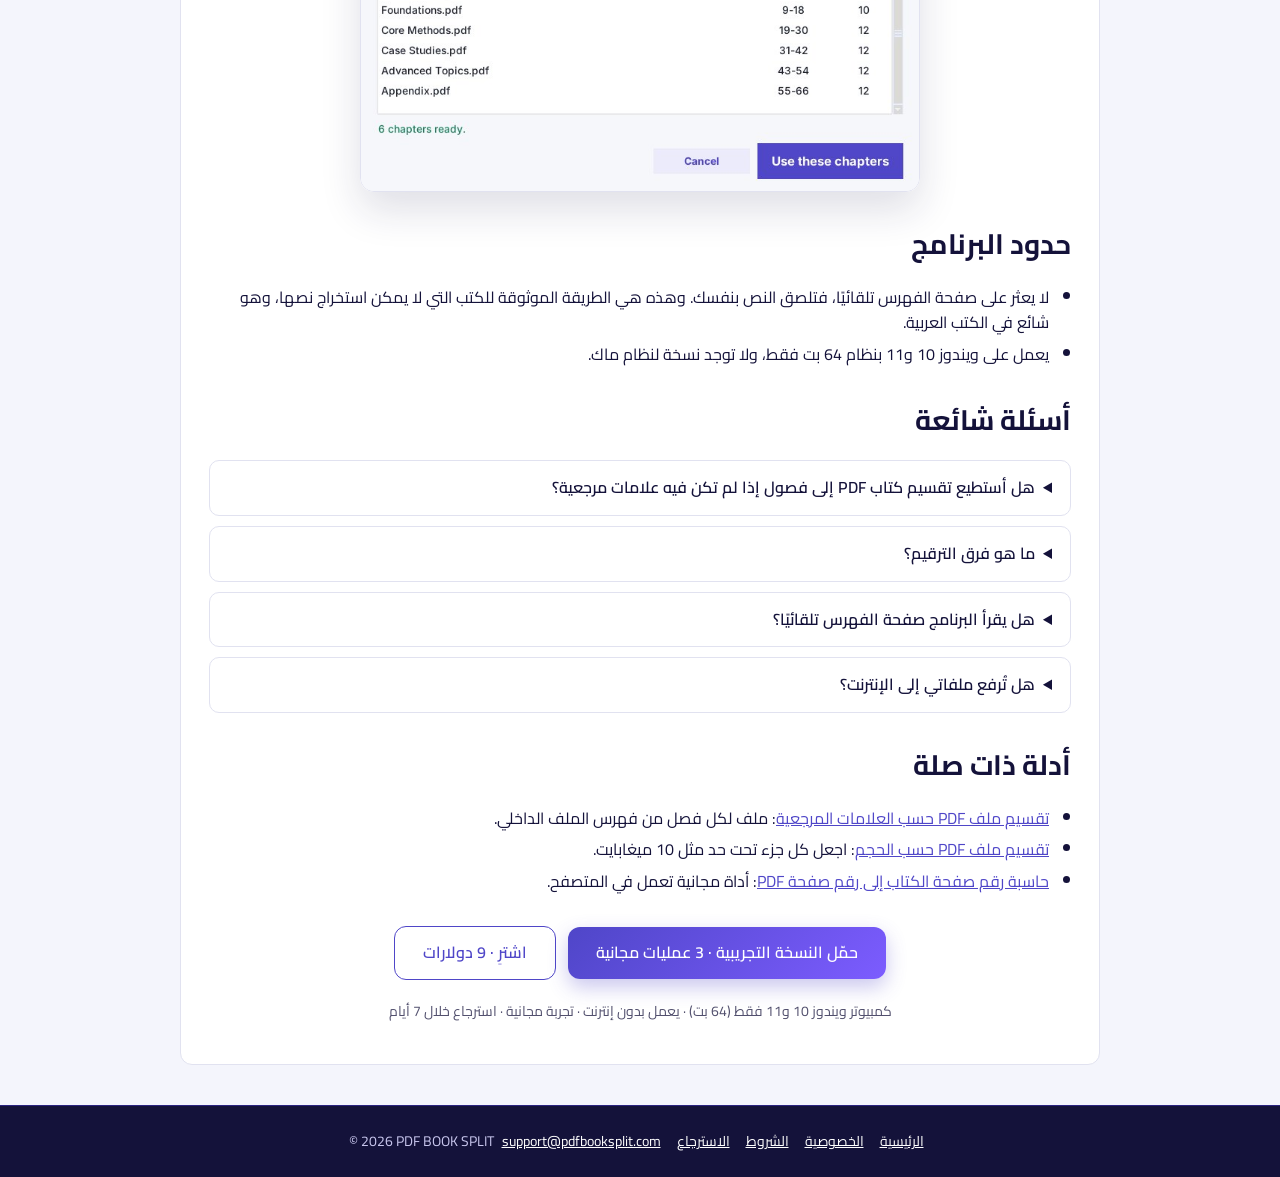
<file: ar-split-pdf-book-chapters.html>
<!doctype html>
<html lang="ar" dir="rtl">
<head>
<meta charset="utf-8">
<meta name="viewport" content="width=device-width,initial-scale=1">
<title>تقسيم كتاب PDF إلى فصول بدون إنترنت – PDF BOOK SPLIT</title>
<meta name="description" content="كيف تقسّم كتاب PDF إلى فصول حتى بدون علامات مرجعية: الصق الفهرس وحدّد فرق الترقيم واحصل على ملف لكل فصل. برنامج ويندوز يعمل بدون إنترنت.">
<link rel="canonical" href="https://pdfbooksplit.com/ar-split-pdf-book-chapters">
<link rel="alternate" hreflang="ar" href="https://pdfbooksplit.com/ar-split-pdf-book-chapters">
<link rel="alternate" hreflang="en" href="https://pdfbooksplit.com/split-pdf-without-bookmarks">
<link rel="alternate" hreflang="x-default" href="https://pdfbooksplit.com/split-pdf-without-bookmarks">
<link rel="preconnect" href="https://fonts.googleapis.com">
<link href="https://fonts.googleapis.com/css2?family=Cairo:wght@400;600;700&display=swap" rel="stylesheet">
<link rel="stylesheet" href="style.css?v=5">
<meta property="og:type" content="article">
<meta property="og:site_name" content="PDF BOOK SPLIT">
<meta property="og:title" content="تقسيم كتاب PDF إلى فصول بدون إنترنت – PDF BOOK SPLIT">
<meta property="og:description" content="كيف تقسّم كتاب PDF إلى فصول حتى بدون علامات مرجعية: الصق الفهرس وحدّد فرق الترقيم واحصل على ملف لكل فصل. برنامج ويندوز يعمل بدون إنترنت.">
<meta property="og:url" content="https://pdfbooksplit.com/ar-split-pdf-book-chapters">
<meta property="og:image" content="https://pdfbooksplit.com/images/og-cover.jpg">
<meta name="twitter:card" content="summary_large_image">
<script type="application/ld+json">
{"@context": "https://schema.org", "@type": "Article", "headline": "كيف تقسّم كتاب PDF إلى فصول", "description": "كيف تقسّم كتاب PDF إلى فصول حتى بدون علامات مرجعية: الصق الفهرس وحدّد فرق الترقيم واحصل على ملف لكل فصل. برنامج ويندوز يعمل بدون إنترنت.", "inLanguage": "ar", "dateModified": "2026-10-19", "datePublished": "2026-10-19", "mainEntityOfPage": "https://pdfbooksplit.com/ar-split-pdf-book-chapters", "image": "https://pdfbooksplit.com/images/og-cover.jpg", "author": {"@type": "Organization", "name": "PDF BOOK SPLIT", "url": "https://pdfbooksplit.com/"}, "publisher": {"@type": "Organization", "name": "PDF BOOK SPLIT", "url": "https://pdfbooksplit.com/"}}
</script>
<script type="application/ld+json">
{"@context": "https://schema.org", "@type": "FAQPage", "mainEntity": [{"@type": "Question", "name": "هل أستطيع تقسيم كتاب PDF إلى فصول إذا لم تكن فيه علامات مرجعية؟", "acceptedAnswer": {"@type": "Answer", "text": "نعم. اختر وضع Book chapters، والصق فهرس الكتاب المطبوع، وحدّد رقم صفحة PDF التي تقابل الصفحة 1 من الكتاب. يحوّل البرنامج أرقام الصفحات ويحفظ ملفًا لكل فصل."}}, {"@type": "Question", "name": "ما هو فرق الترقيم؟", "acceptedAnswer": {"@type": "Answer", "text": "هو الفرق بين رقم الصفحة المطبوع في الكتاب ورقم الصفحة في ملف PDF. إذا كانت الصفحة 1 من الكتاب هي صفحة PDF رقم 14 فالفرق 13، وتكون صفحة الكتاب 41 هي صفحة PDF رقم 54."}}, {"@type": "Question", "name": "هل يقرأ البرنامج صفحة الفهرس تلقائيًا؟", "acceptedAnswer": {"@type": "Answer", "text": "لا. تلصق نص الفهرس بنفسك. وهذا يناسب الكتب الممسوحة والملفات التي لا يمكن استخراج نصها."}}, {"@type": "Question", "name": "هل تُرفع ملفاتي إلى الإنترنت؟", "acceptedAnswer": {"@type": "Answer", "text": "لا. التقسيم يتم بالكامل على جهازك، بدون حساب وبدون رفع."}}]}
</script>
<link rel="icon" href="/favicon.ico" sizes="any">
<link rel="icon" type="image/png" sizes="32x32" href="/favicon-32.png">
<link rel="apple-touch-icon" href="/images/apple-touch-icon.png">
</head>
<body class="rtl">
<header class="nav"><div class="wrap">
<a class="brand" href="ar"><img src="/images/icon.png" alt="" width="32" height="32">PDF <span>BOOK SPLIT</span></a>
<a href="split-pdf-without-bookmarks">English</a>
</div></header>
<main><div class="wrap"><article class="doc">
<h1>كيف تقسّم كتاب PDF إلى فصول</h1>
<p><strong>يمكنك تقسيم كتاب PDF إلى فصول حتى لو لم تكن فيه علامات مرجعية.</strong> انسخ فهرس الكتاب المطبوع، وحدّد رقم صفحة PDF التي تقابل الصفحة 1 من الكتاب، فيحفظ البرنامج ملفًا مستقلًا لكل فصل. يعمل بدون إنترنت على ويندوز 10 و11.</p>

<h2>لماذا تفشل الأدوات الأخرى مع كثير من الكتب</h2>
<p>الأدوات التي تقسّم حسب العلامات المرجعية تقرأ فهرسًا مخزّنًا داخل الملف. كثير من الكتب المحمّلة أو الممسوحة ضوئيًا لا تحتوي عليه، فلا تجد الأداة ما تقطع عنده. أما فهرس الكتاب المطبوع فهو موجود في الصفحة، لكن الأداة لا تستفيد منه ما لم يُحوَّل إلى أرقام صفحات الملف.</p>

<h2>المشكلة الحقيقية: رقم الصفحة المطبوع ليس رقم صفحة الملف</h2>
<p>الفهرس يقول إن الفصل الثالث يبدأ في الصفحة 41. هذا هو الرقم المطبوع على الورقة، وليس رقم الصفحة في برنامج القراءة. الغلاف وصفحة العنوان والمقدمة تُزيح كل الأرقام. هذا الفرق اسمه فرق الترقيم.</p>
<table>
<tr><th>البند</th><th>القيمة</th></tr>
<tr><td>الصفحة 1 من الكتاب موجودة في صفحة PDF رقم</td><td>14</td></tr>
<tr><td>فرق الترقيم</td><td>13 (أي 14 ناقص 1)</td></tr>
<tr><td>الفهرس يقول إن الفصل الثالث يبدأ في صفحة الكتاب</td><td>41</td></tr>
<tr><td>الفصل الثالث يبدأ فعليًا في صفحة PDF رقم</td><td>54 (أي 41 زائد 13)</td></tr>
</table>
<p>يجري البرنامج هذه العملية الحسابية لكل فصل، فتكتب رقمًا واحدًا فقط. ولتجربة الحساب بنفسك قبل التقسيم، استخدم <a href="ar-page-number-offset-calculator">حاسبة رقم صفحة الكتاب إلى رقم صفحة PDF</a>.</p>

<h2>الخطوات</h2>
<ol>
<li>افتح الملف في البرنامج أو اسحبه إلى النافذة.</li>
<li>اختر وضع <strong><bdi dir="ltr">Book chapters</bdi></strong>. تُفتح نافذة الفهرس.</li>
<li>الصق الفهرس، فصل في كل سطر، وينتهي كل سطر برقم الصفحة. لا مشكلة في النقاط بين العنوان والرقم.</li>
<li>في خانة <strong><bdi dir="ltr">Book page 1 is PDF page</bdi></strong> اكتب رقم صفحة PDF التي تظهر فيها الصفحة 1 من الكتاب.</li>
<li>راجع جدول المعاينة، فهو يعرض اسم كل ملف ونطاق صفحاته. وإن أردت حفظ الغلاف والمقدمة فاختر الخيار <strong><bdi dir="ltr">Also save the pages before the first chapter</bdi></strong>.</li>
<li>اضغط <strong><bdi dir="ltr">Use these chapters</bdi></strong> ثم <strong><bdi dir="ltr">Split PDF</bdi></strong>.</li>
</ol>
<p>تُحفظ الملفات في مجلد جديد بجوار الملف الأصلي، وتُسمّى مثل <em>01 اسم الفصل.pdf</em>. لا يتغير الملف الأصلي. وإن كانت فيه علامات مرجعية فإنها تُنسخ إلى كل ملف جديد.</p>
<p>يقبل البرنامج الأرقام العربية الهندية والفارسية، فيمكنك لصق فهرس كتاب عربي كما هو.</p>
<img class="shot" src="images/app-chapters.jpg" alt="نافذة فصول الكتاب في PDF BOOK SPLIT مع فهرس ملصوق ومعاينة نطاقات الصفحات" width="746" height="686" loading="lazy" style="max-width:560px">

<h2>حدود البرنامج</h2>
<ul>
<li>لا يعثر على صفحة الفهرس تلقائيًا، فتلصق النص بنفسك. وهذه هي الطريقة الموثوقة للكتب التي لا يمكن استخراج نصها، وهو شائع في الكتب العربية.</li>
<li>يعمل على ويندوز 10 و11 بنظام 64 بت فقط، ولا توجد نسخة لنظام ماك.</li>
</ul>
<h2>أسئلة شائعة</h2>
<details><summary>هل أستطيع تقسيم كتاب PDF إلى فصول إذا لم تكن فيه علامات مرجعية؟</summary><p>نعم. اختر وضع Book chapters، والصق فهرس الكتاب المطبوع، وحدّد رقم صفحة PDF التي تقابل الصفحة 1 من الكتاب. يحوّل البرنامج أرقام الصفحات ويحفظ ملفًا لكل فصل.</p></details>
<details><summary>ما هو فرق الترقيم؟</summary><p>هو الفرق بين رقم الصفحة المطبوع في الكتاب ورقم الصفحة في ملف PDF. إذا كانت الصفحة 1 من الكتاب هي صفحة PDF رقم 14 فالفرق 13، وتكون صفحة الكتاب 41 هي صفحة PDF رقم 54.</p></details>
<details><summary>هل يقرأ البرنامج صفحة الفهرس تلقائيًا؟</summary><p>لا. تلصق نص الفهرس بنفسك. وهذا يناسب الكتب الممسوحة والملفات التي لا يمكن استخراج نصها.</p></details>
<details><summary>هل تُرفع ملفاتي إلى الإنترنت؟</summary><p>لا. التقسيم يتم بالكامل على جهازك، بدون حساب وبدون رفع.</p></details>

<h2>أدلة ذات صلة</h2>
<ul class="related">
<li><a href="ar-split-pdf-by-bookmarks">تقسيم ملف PDF حسب العلامات المرجعية</a>: ملف لكل فصل من فهرس الملف الداخلي.</li>
<li><a href="ar-split-pdf-by-size">تقسيم ملف PDF حسب الحجم</a>: اجعل كل جزء تحت حد مثل 10 ميغابايت.</li>
<li><a href="ar-page-number-offset-calculator">حاسبة رقم صفحة الكتاب إلى رقم صفحة PDF</a>: أداة مجانية تعمل في المتصفح.</li>
</ul>
<p style="text-align:center;margin-top:28px"><a class="btn" data-gate="trial" href="https://payhip.com/b/svyUx">حمّل النسخة التجريبية · 3 عمليات مجانية</a> <a class="btn alt" data-gate="buy" href="https://payhip.com/b/KgGHx">اشترِ · 9 دولارات</a></p>
<p class="note" style="text-align:center">كمبيوتر ويندوز 10 و11 فقط (64 بت) · يعمل بدون إنترنت · تجربة مجانية · استرجاع خلال 7 أيام</p>
</article></div></main>
<footer><div class="wrap">
<a href="ar">الرئيسية</a><a href="privacy">الخصوصية</a><a href="terms">الشروط</a><a href="ar-refund">الاسترجاع</a><a href="mailto:support@pdfbooksplit.com">support@pdfbooksplit.com</a>
<div dir="ltr">© 2026 PDF BOOK SPLIT</div>
</div></footer>
<script src="/gate.js" defer></script>
</body>
</html>
</file>
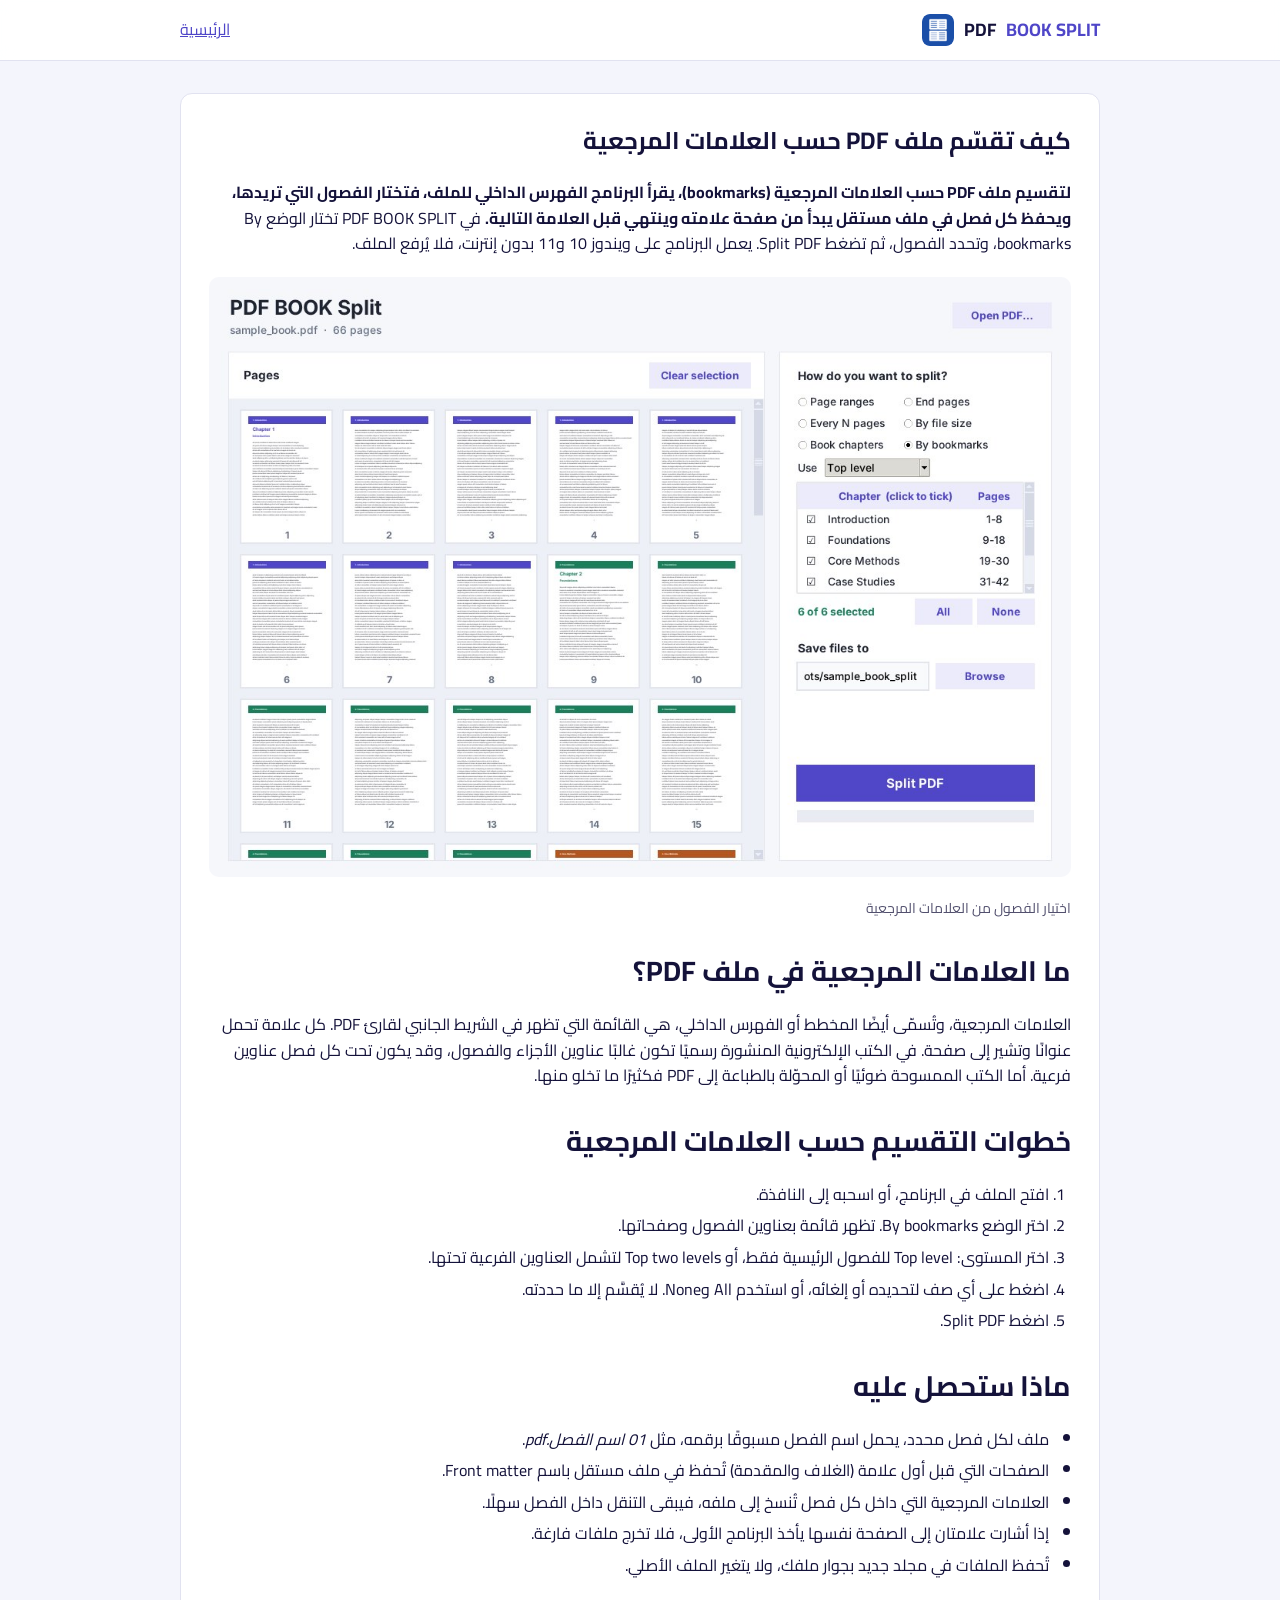
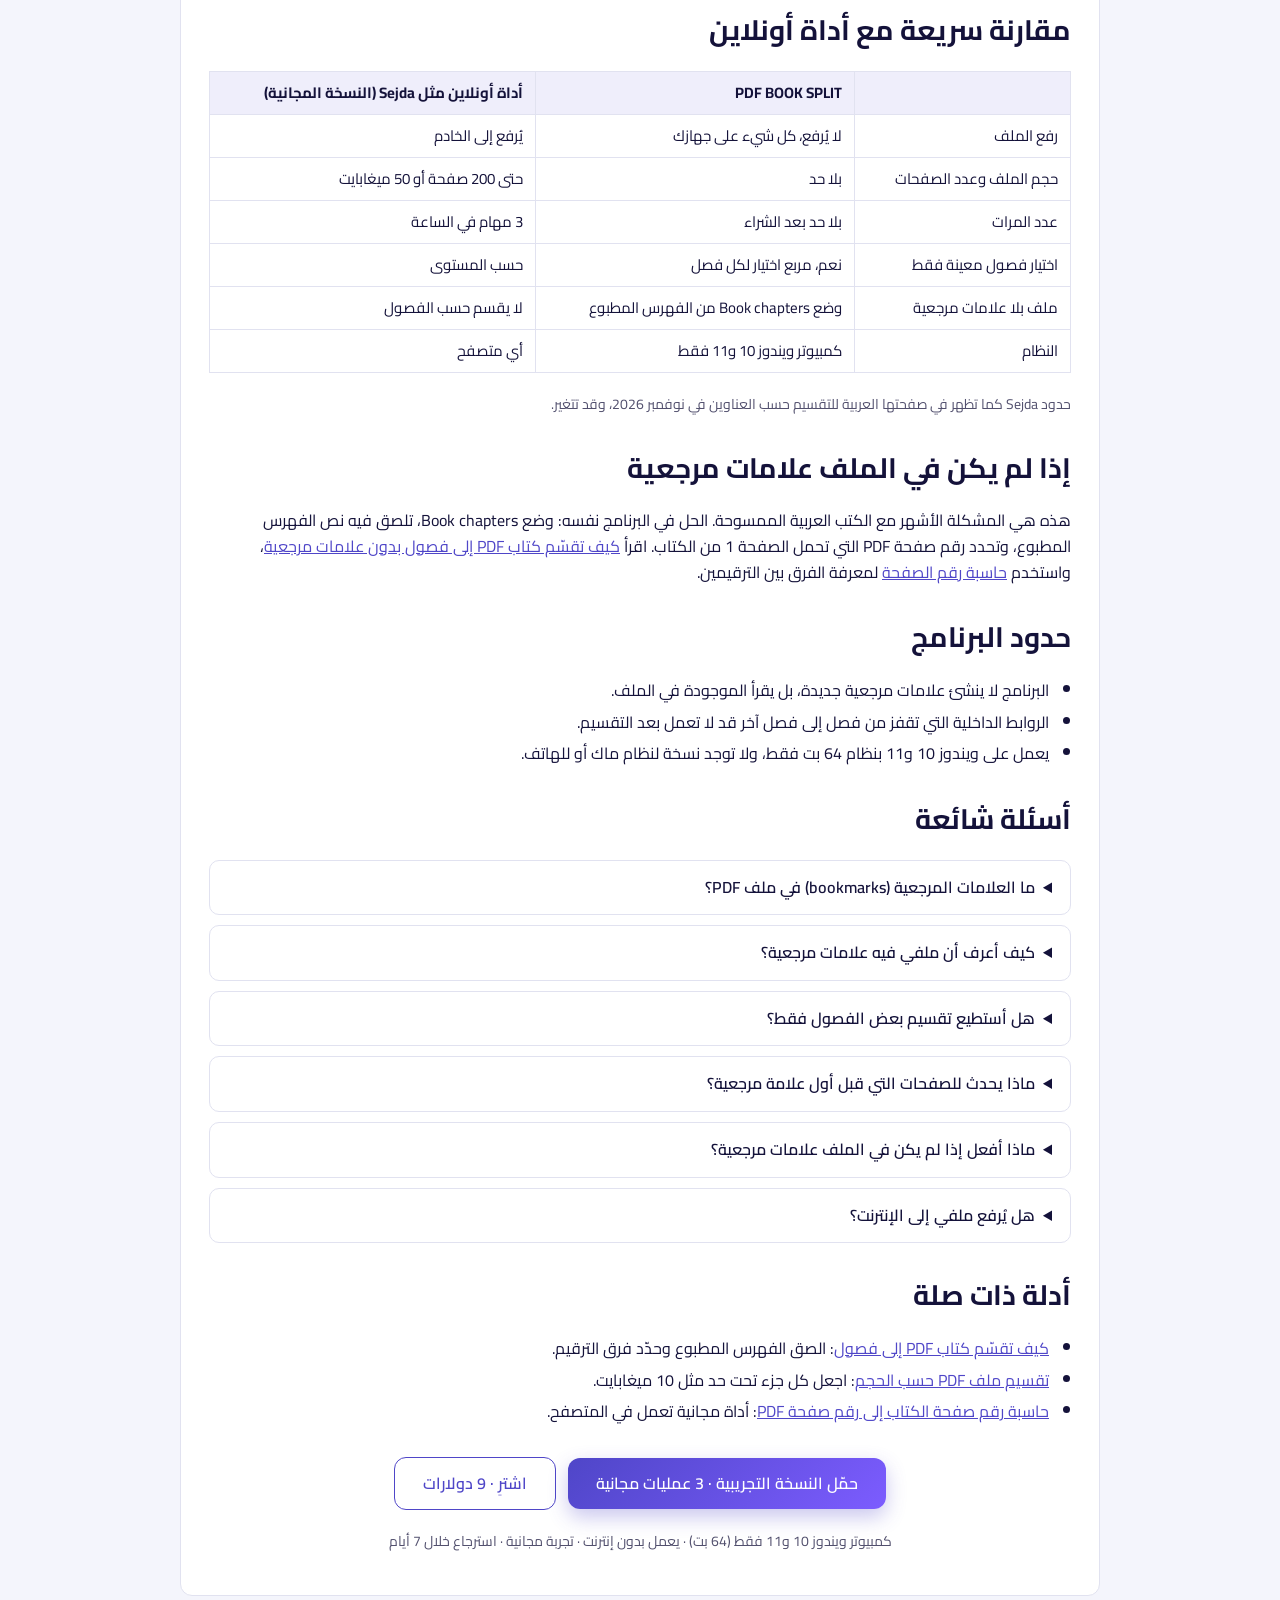
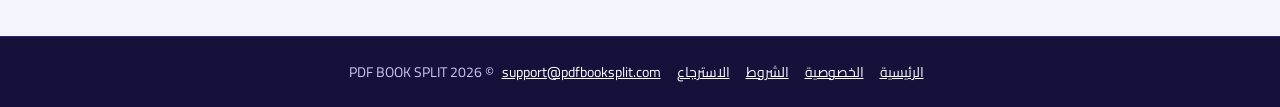
<file: ar-split-pdf-by-bookmarks.html>
<!doctype html>
<html lang="ar" dir="rtl">
<head>
<meta charset="utf-8">
<meta name="viewport" content="width=device-width,initial-scale=1">
<title>تقسيم ملف PDF حسب العلامات المرجعية (Bookmarks) بدون إنترنت – PDF BOOK SPLIT</title>
<meta name="description" content="كيف تقسّم ملف PDF إلى فصول حسب العلامات المرجعية (bookmarks): اختر المستوى، وحدّد الفصول التي تريدها فقط، واحصل على ملف لكل فصل. برنامج ويندوز يعمل بدون رفع الملف.">
<link rel="canonical" href="https://pdfbooksplit.com/ar-split-pdf-by-bookmarks">
<link rel="alternate" hreflang="ar" href="https://pdfbooksplit.com/ar-split-pdf-by-bookmarks">
<link rel="preconnect" href="https://fonts.googleapis.com">
<link href="https://fonts.googleapis.com/css2?family=Cairo:wght@400;600;700&display=swap" rel="stylesheet">
<link rel="stylesheet" href="style.css?v=5">
<meta property="og:type" content="article">
<meta property="og:site_name" content="PDF BOOK SPLIT">
<meta property="og:title" content="تقسيم ملف PDF حسب العلامات المرجعية (Bookmarks) بدون إنترنت – PDF BOOK SPLIT">
<meta property="og:description" content="كيف تقسّم ملف PDF إلى فصول حسب العلامات المرجعية (bookmarks): اختر المستوى، وحدّد الفصول التي تريدها فقط، واحصل على ملف لكل فصل. برنامج ويندوز يعمل بدون رفع الملف.">
<meta property="og:url" content="https://pdfbooksplit.com/ar-split-pdf-by-bookmarks">
<meta property="og:image" content="https://pdfbooksplit.com/images/og-cover.jpg">
<meta name="twitter:card" content="summary_large_image">
<script type="application/ld+json">
{"@context": "https://schema.org", "@type": "Article", "headline": "كيف تقسّم ملف PDF حسب العلامات المرجعية", "description": "كيف تقسّم ملف PDF إلى فصول حسب العلامات المرجعية (bookmarks): اختر المستوى، وحدّد الفصول التي تريدها فقط، واحصل على ملف لكل فصل. برنامج ويندوز يعمل بدون رفع الملف.", "inLanguage": "ar", "dateModified": "2026-11-06", "datePublished": "2026-11-06", "mainEntityOfPage": "https://pdfbooksplit.com/ar-split-pdf-by-bookmarks", "image": "https://pdfbooksplit.com/images/app-bookmarks.jpg", "author": {"@type": "Organization", "name": "PDF BOOK SPLIT", "url": "https://pdfbooksplit.com/"}, "publisher": {"@type": "Organization", "name": "PDF BOOK SPLIT", "url": "https://pdfbooksplit.com/"}}
</script>
<script type="application/ld+json">
{"@context": "https://schema.org", "@type": "FAQPage", "mainEntity": [{"@type": "Question", "name": "ما العلامات المرجعية (bookmarks) في ملف PDF؟", "acceptedAnswer": {"@type": "Answer", "text": "هي الفهرس الداخلي للملف الذي يظهر في الشريط الجانبي لقارئ PDF. كل علامة تحمل عنوانًا وتشير إلى صفحة، مثل عنوان فصل وصفحة بدايته. ليست كل الملفات فيها علامات مرجعية."}}, {"@type": "Question", "name": "كيف أعرف أن ملفي فيه علامات مرجعية؟", "acceptedAnswer": {"@type": "Answer", "text": "افتحه في PDF BOOK SPLIT واختر By bookmarks. إذا ظهرت قائمة بعناوين الفصول فالملف فيه علامات. ويمكنك أيضًا فتح لوحة العلامات المرجعية في قارئ PDF عندك."}}, {"@type": "Question", "name": "هل أستطيع تقسيم بعض الفصول فقط؟", "acceptedAnswer": {"@type": "Answer", "text": "نعم. كل فصل في القائمة له مربع اختيار. اضغط على الصف لتحديده أو إلغائه، أو استخدم All وNone. لا يُحفظ إلا ما حددته."}}, {"@type": "Question", "name": "ماذا يحدث للصفحات التي قبل أول علامة مرجعية؟", "acceptedAnswer": {"@type": "Answer", "text": "تُحفظ في ملف مستقل باسم Front matter، فلا تضيع صفحات الغلاف والمقدمة."}}, {"@type": "Question", "name": "ماذا أفعل إذا لم يكن في الملف علامات مرجعية؟", "acceptedAnswer": {"@type": "Answer", "text": "استخدم وضع Book chapters: تلصق نص الفهرس المطبوع وتحدد رقم صفحة PDF التي تقابل الصفحة 1 من الكتاب، فيقسم البرنامج الكتاب إلى فصول."}}, {"@type": "Question", "name": "هل يُرفع ملفي إلى الإنترنت؟", "acceptedAnswer": {"@type": "Answer", "text": "لا. يتم التقسيم على جهازك، بدون حساب وبدون رفع، ولا يوجد حد لعدد الصفحات أو حجم الملف أو عدد المرات بعد الشراء."}}]}
</script>
<script type="application/ld+json">
{"@context": "https://schema.org", "@type": "BreadcrumbList", "itemListElement": [{"@type": "ListItem", "position": 1, "name": "PDF BOOK SPLIT", "item": "https://pdfbooksplit.com/ar"}, {"@type": "ListItem", "position": 2, "name": "كيف تقسّم ملف PDF حسب العلامات المرجعية", "item": "https://pdfbooksplit.com/ar-split-pdf-by-bookmarks"}]}
</script>
<link rel="icon" href="/favicon.ico" sizes="any">
<link rel="icon" type="image/png" sizes="32x32" href="/favicon-32.png">
<link rel="apple-touch-icon" href="/images/apple-touch-icon.png">
</head>
<body class="rtl">
<header class="nav"><div class="wrap">
<a class="brand" href="ar"><img src="/images/icon.png" alt="" width="32" height="32">PDF <span>BOOK SPLIT</span></a>
<a href="ar">الرئيسية</a>
</div></header>
<main><div class="wrap"><article class="doc">
<h1>كيف تقسّم ملف PDF حسب العلامات المرجعية</h1>
<p><strong>لتقسيم ملف PDF حسب العلامات المرجعية (bookmarks)، يقرأ البرنامج الفهرس الداخلي للملف، فتختار الفصول التي تريدها، ويحفظ كل فصل في ملف مستقل يبدأ من صفحة علامته وينتهي قبل العلامة التالية.</strong> في PDF BOOK SPLIT تختار الوضع <bdi dir="ltr">By bookmarks</bdi>، وتحدد الفصول، ثم تضغط <bdi dir="ltr">Split PDF</bdi>. يعمل البرنامج على ويندوز 10 و11 بدون إنترنت، فلا يُرفع الملف.</p>

<figure style="margin:20px 0"><img style="max-width:100%;height:auto;border-radius:10px" src="images/app-bookmarks.jpg" alt="اختيار الفصول من العلامات المرجعية في برنامج PDF BOOK SPLIT" width="1120" height="780" loading="lazy"><figcaption class="note">اختيار الفصول من العلامات المرجعية</figcaption></figure>

<h2>ما العلامات المرجعية في ملف PDF؟</h2>
<p>العلامات المرجعية، وتُسمّى أيضًا المخطط أو الفهرس الداخلي، هي القائمة التي تظهر في الشريط الجانبي لقارئ PDF. كل علامة تحمل عنوانًا وتشير إلى صفحة. في الكتب الإلكترونية المنشورة رسميًا تكون غالبًا عناوين الأجزاء والفصول، وقد يكون تحت كل فصل عناوين فرعية. أما الكتب الممسوحة ضوئيًا أو المحوّلة بالطباعة إلى PDF فكثيرًا ما تخلو منها.</p>

<h2>خطوات التقسيم حسب العلامات المرجعية</h2>
<ol>
<li>افتح الملف في البرنامج، أو اسحبه إلى النافذة.</li>
<li>اختر الوضع <bdi dir="ltr">By bookmarks</bdi>. تظهر قائمة بعناوين الفصول وصفحاتها.</li>
<li>اختر المستوى: <bdi dir="ltr">Top level</bdi> للفصول الرئيسية فقط، أو <bdi dir="ltr">Top two levels</bdi> لتشمل العناوين الفرعية تحتها.</li>
<li>اضغط على أي صف لتحديده أو إلغائه، أو استخدم <bdi dir="ltr">All</bdi> و<bdi dir="ltr">None</bdi>. لا يُقسَّم إلا ما حددته.</li>
<li>اضغط <bdi dir="ltr">Split PDF</bdi>.</li>
</ol>

<h2>ماذا ستحصل عليه</h2>
<ul>
<li>ملف لكل فصل محدد، يحمل اسم الفصل مسبوقًا برقمه، مثل <em>01 اسم الفصل.pdf</em>.</li>
<li>الصفحات التي قبل أول علامة (الغلاف والمقدمة) تُحفظ في ملف مستقل باسم <bdi dir="ltr">Front matter</bdi>.</li>
<li>العلامات المرجعية التي داخل كل فصل تُنسخ إلى ملفه، فيبقى التنقل داخل الفصل سهلًا.</li>
<li>إذا أشارت علامتان إلى الصفحة نفسها يأخذ البرنامج الأولى، فلا تخرج ملفات فارغة.</li>
<li>تُحفظ الملفات في مجلد جديد بجوار ملفك، ولا يتغير الملف الأصلي.</li>
</ul>

<h2>مقارنة سريعة مع أداة أونلاين</h2>
<table>
<tr><th></th><th>PDF BOOK SPLIT</th><th>أداة أونلاين مثل Sejda (النسخة المجانية)</th></tr>
<tr><td>رفع الملف</td><td>لا يُرفع، كل شيء على جهازك</td><td>يُرفع إلى الخادم</td></tr>
<tr><td>حجم الملف وعدد الصفحات</td><td>بلا حد</td><td>حتى 200 صفحة أو 50 ميغابايت</td></tr>
<tr><td>عدد المرات</td><td>بلا حد بعد الشراء</td><td>3 مهام في الساعة</td></tr>
<tr><td>اختيار فصول معينة فقط</td><td>نعم، مربع اختيار لكل فصل</td><td>حسب المستوى</td></tr>
<tr><td>ملف بلا علامات مرجعية</td><td>وضع <bdi dir="ltr">Book chapters</bdi> من الفهرس المطبوع</td><td>لا يقسم حسب الفصول</td></tr>
<tr><td>النظام</td><td>كمبيوتر ويندوز 10 و11 فقط</td><td>أي متصفح</td></tr>
</table>
<p class="note">حدود Sejda كما تظهر في صفحتها العربية للتقسيم حسب العناوين في نوفمبر 2026، وقد تتغير.</p>

<h2>إذا لم يكن في الملف علامات مرجعية</h2>
<p>هذه هي المشكلة الأشهر مع الكتب العربية الممسوحة. الحل في البرنامج نفسه: وضع <bdi dir="ltr">Book chapters</bdi>، تلصق فيه نص الفهرس المطبوع، وتحدد رقم صفحة PDF التي تحمل الصفحة 1 من الكتاب. اقرأ <a href="ar-split-pdf-book-chapters">كيف تقسّم كتاب PDF إلى فصول بدون علامات مرجعية</a>، واستخدم <a href="ar-page-number-offset-calculator">حاسبة رقم الصفحة</a> لمعرفة الفرق بين الترقيمين.</p>

<h2>حدود البرنامج</h2>
<ul>
<li>البرنامج لا ينشئ علامات مرجعية جديدة، بل يقرأ الموجودة في الملف.</li>
<li>الروابط الداخلية التي تقفز من فصل إلى فصل آخر قد لا تعمل بعد التقسيم.</li>
<li>يعمل على ويندوز 10 و11 بنظام 64 بت فقط، ولا توجد نسخة لنظام ماك أو للهاتف.</li>
</ul>

<h2>أسئلة شائعة</h2>
<details><summary>ما العلامات المرجعية (bookmarks) في ملف PDF؟</summary><p>هي الفهرس الداخلي للملف الذي يظهر في الشريط الجانبي لقارئ PDF. كل علامة تحمل عنوانًا وتشير إلى صفحة، مثل عنوان فصل وصفحة بدايته. ليست كل الملفات فيها علامات مرجعية.</p></details>
<details><summary>كيف أعرف أن ملفي فيه علامات مرجعية؟</summary><p>افتحه في PDF BOOK SPLIT واختر By bookmarks. إذا ظهرت قائمة بعناوين الفصول فالملف فيه علامات. ويمكنك أيضًا فتح لوحة العلامات المرجعية في قارئ PDF عندك.</p></details>
<details><summary>هل أستطيع تقسيم بعض الفصول فقط؟</summary><p>نعم. كل فصل في القائمة له مربع اختيار. اضغط على الصف لتحديده أو إلغائه، أو استخدم All وNone. لا يُحفظ إلا ما حددته.</p></details>
<details><summary>ماذا يحدث للصفحات التي قبل أول علامة مرجعية؟</summary><p>تُحفظ في ملف مستقل باسم Front matter، فلا تضيع صفحات الغلاف والمقدمة.</p></details>
<details><summary>ماذا أفعل إذا لم يكن في الملف علامات مرجعية؟</summary><p>استخدم وضع Book chapters: تلصق نص الفهرس المطبوع وتحدد رقم صفحة PDF التي تقابل الصفحة 1 من الكتاب، فيقسم البرنامج الكتاب إلى فصول.</p></details>
<details><summary>هل يُرفع ملفي إلى الإنترنت؟</summary><p>لا. يتم التقسيم على جهازك، بدون حساب وبدون رفع، ولا يوجد حد لعدد الصفحات أو حجم الملف أو عدد المرات بعد الشراء.</p></details>

<h2>أدلة ذات صلة</h2>
<ul class="related">
<li><a href="ar-split-pdf-book-chapters">كيف تقسّم كتاب PDF إلى فصول</a>: الصق الفهرس المطبوع وحدّد فرق الترقيم.</li>
<li><a href="ar-split-pdf-by-size">تقسيم ملف PDF حسب الحجم</a>: اجعل كل جزء تحت حد مثل 10 ميغابايت.</li>
<li><a href="ar-page-number-offset-calculator">حاسبة رقم صفحة الكتاب إلى رقم صفحة PDF</a>: أداة مجانية تعمل في المتصفح.</li>
</ul>
<p style="text-align:center;margin-top:28px"><a class="btn" data-gate="trial" href="https://payhip.com/b/svyUx">حمّل النسخة التجريبية · 3 عمليات مجانية</a> <a class="btn alt" data-gate="buy" href="https://payhip.com/b/KgGHx">اشترِ · 9 دولارات</a></p>
<p class="note" style="text-align:center">كمبيوتر ويندوز 10 و11 فقط (64 بت) · يعمل بدون إنترنت · تجربة مجانية · استرجاع خلال 7 أيام</p>
</article></div></main>
<footer><div class="wrap">
<a href="ar">الرئيسية</a><a href="privacy">الخصوصية</a><a href="terms">الشروط</a><a href="ar-refund">الاسترجاع</a><a href="mailto:support@pdfbooksplit.com">support@pdfbooksplit.com</a>
<div>© 2026 PDF BOOK SPLIT</div>
</div></footer>
<script src="/gate.js" defer></script>
</body>
</html>
</file>
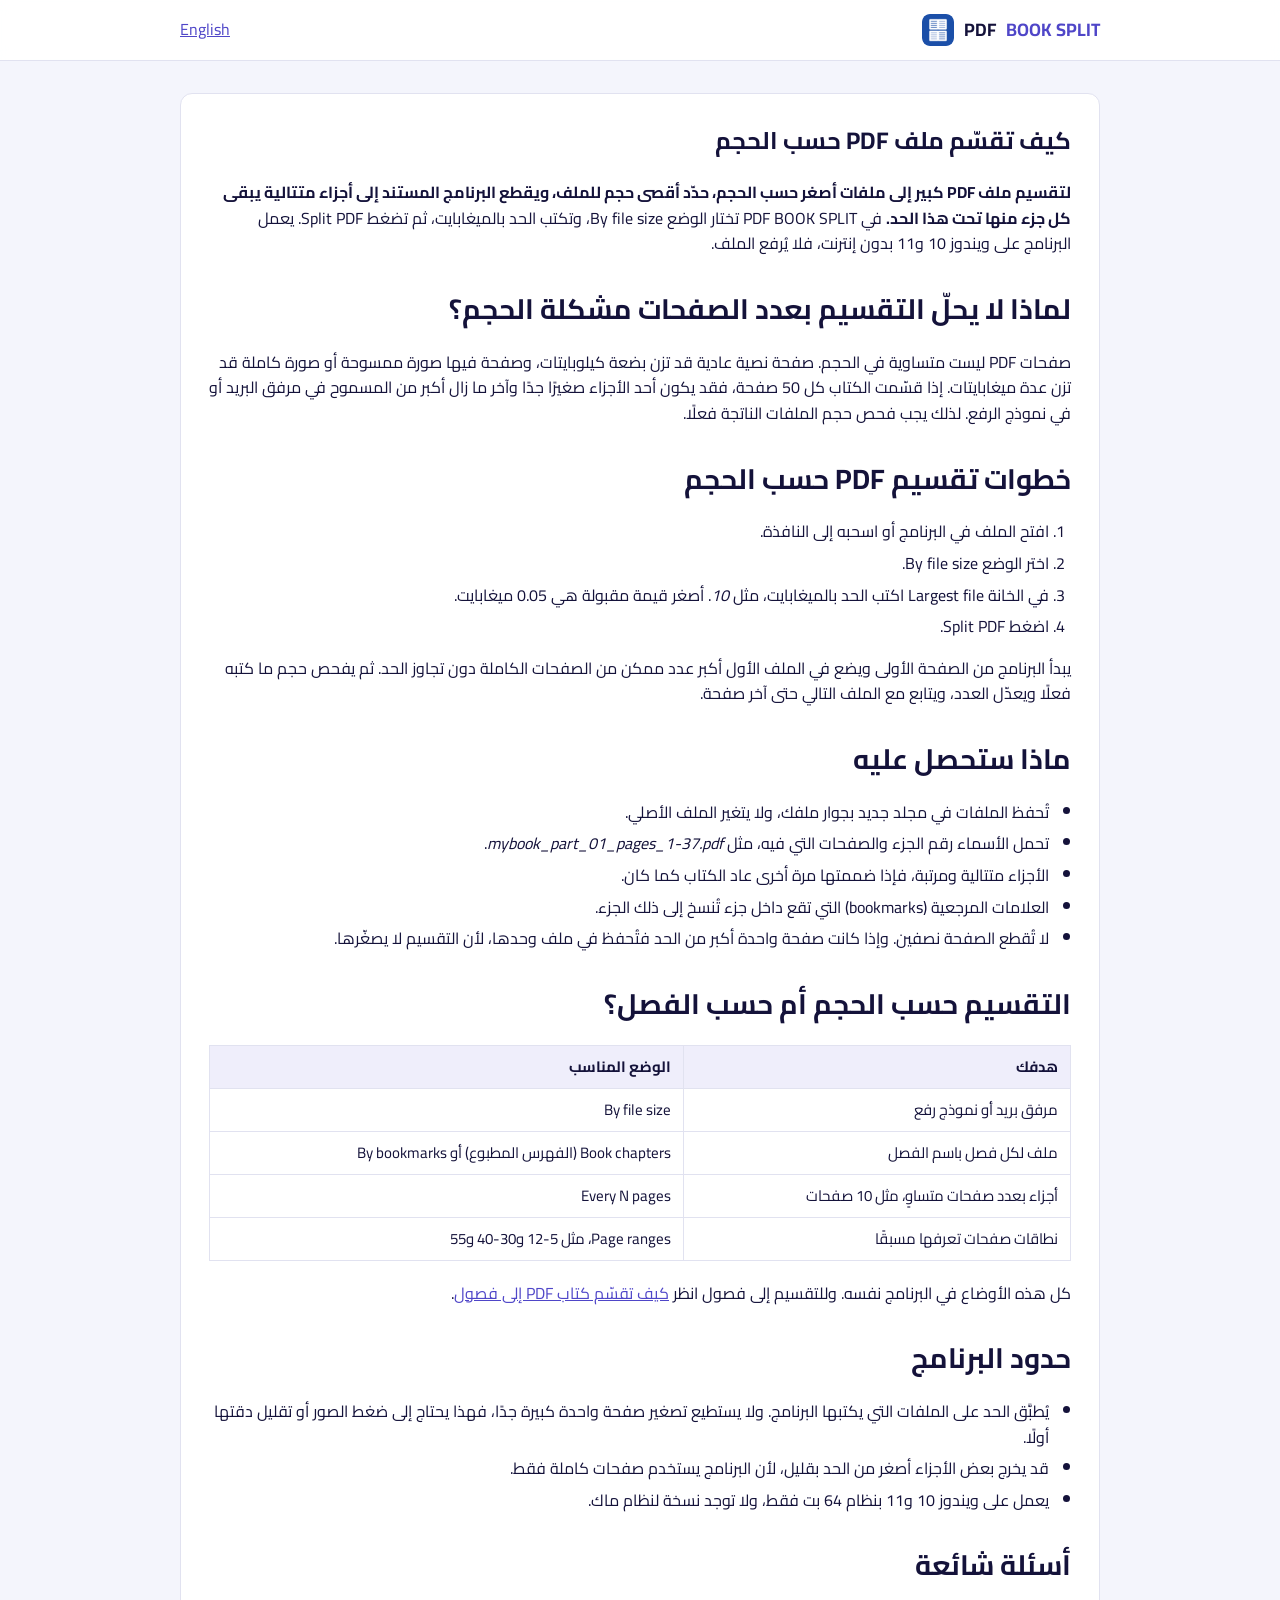
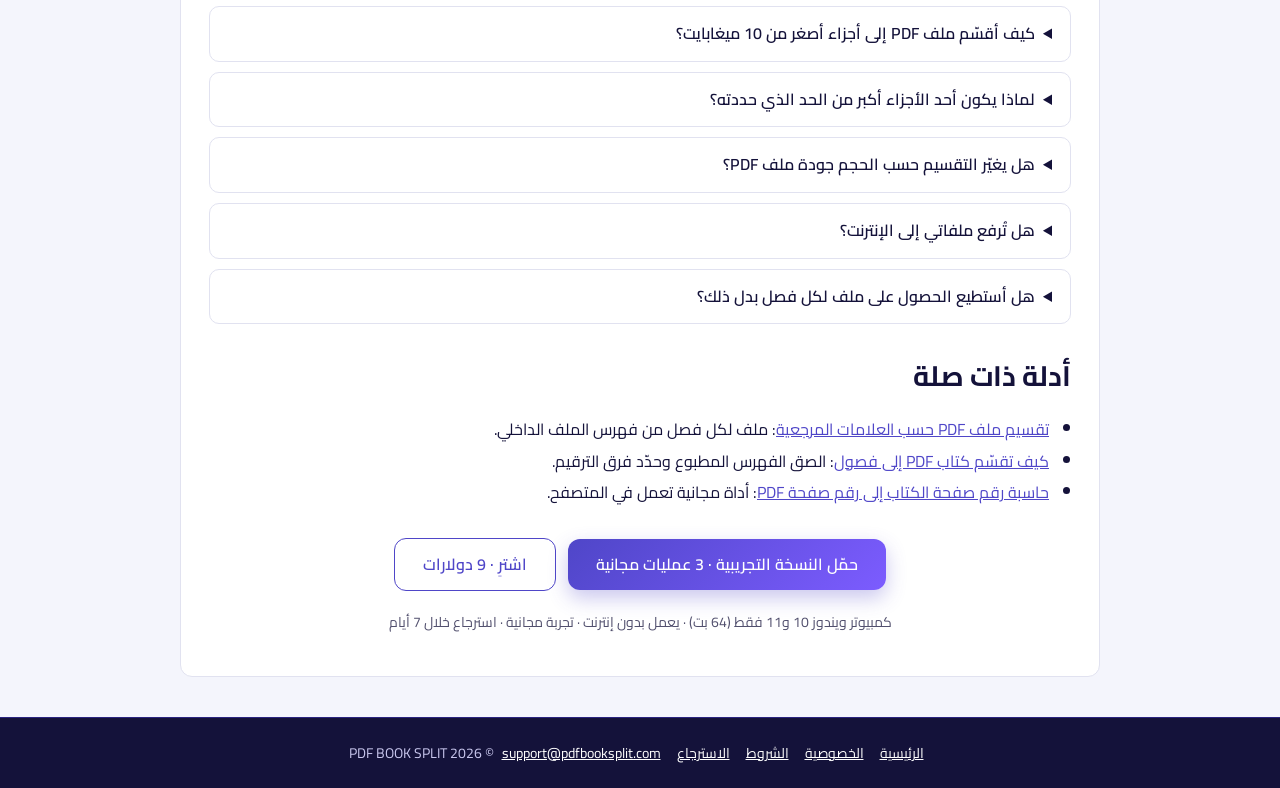
<file: ar-split-pdf-by-size.html>
<!doctype html>
<html lang="ar" dir="rtl">
<head>
<meta charset="utf-8">
<meta name="viewport" content="width=device-width,initial-scale=1">
<title>تقسيم ملف PDF حسب الحجم (ميغابايت) على ويندوز بدون إنترنت – PDF BOOK SPLIT</title>
<meta name="description" content="كيف تقسّم ملف PDF كبيرًا إلى أجزاء يبقى كل منها تحت حد حجم مثل 10 ميغابايت، بصفحات كاملة وبدون رفع الملف. برنامج ويندوز يعمل بدون إنترنت.">
<link rel="canonical" href="https://pdfbooksplit.com/ar-split-pdf-by-size">
<link rel="alternate" hreflang="ar" href="https://pdfbooksplit.com/ar-split-pdf-by-size">
<link rel="alternate" hreflang="en" href="https://pdfbooksplit.com/split-pdf-by-size">
<link rel="alternate" hreflang="x-default" href="https://pdfbooksplit.com/split-pdf-by-size">
<link rel="preconnect" href="https://fonts.googleapis.com">
<link href="https://fonts.googleapis.com/css2?family=Cairo:wght@400;600;700&display=swap" rel="stylesheet">
<link rel="stylesheet" href="style.css?v=5">
<meta property="og:type" content="article">
<meta property="og:site_name" content="PDF BOOK SPLIT">
<meta property="og:title" content="تقسيم ملف PDF حسب الحجم (ميغابايت) على ويندوز بدون إنترنت – PDF BOOK SPLIT">
<meta property="og:description" content="كيف تقسّم ملف PDF كبيرًا إلى أجزاء يبقى كل منها تحت حد حجم مثل 10 ميغابايت، بصفحات كاملة وبدون رفع الملف. برنامج ويندوز يعمل بدون إنترنت.">
<meta property="og:url" content="https://pdfbooksplit.com/ar-split-pdf-by-size">
<meta property="og:image" content="https://pdfbooksplit.com/images/og-cover.jpg">
<meta name="twitter:card" content="summary_large_image">
<script type="application/ld+json">
{"@context": "https://schema.org", "@type": "Article", "headline": "كيف تقسّم ملف PDF حسب الحجم", "description": "كيف تقسّم ملف PDF كبيرًا إلى أجزاء يبقى كل منها تحت حد حجم مثل 10 ميغابايت، بصفحات كاملة وبدون رفع الملف. برنامج ويندوز يعمل بدون إنترنت.", "inLanguage": "ar", "dateModified": "2026-10-19", "datePublished": "2026-10-19", "mainEntityOfPage": "https://pdfbooksplit.com/ar-split-pdf-by-size", "image": "https://pdfbooksplit.com/images/og-cover.jpg", "author": {"@type": "Organization", "name": "PDF BOOK SPLIT", "url": "https://pdfbooksplit.com/"}, "publisher": {"@type": "Organization", "name": "PDF BOOK SPLIT", "url": "https://pdfbooksplit.com/"}}
</script>
<script type="application/ld+json">
{"@context": "https://schema.org", "@type": "FAQPage", "mainEntity": [{"@type": "Question", "name": "كيف أقسّم ملف PDF إلى أجزاء أصغر من 10 ميغابايت؟", "acceptedAnswer": {"@type": "Answer", "text": "افتح الملف في PDF BOOK SPLIT، واختر By file size، واكتب 10 في خانة Largest file، ثم اضغط Split PDF. يبقى كل ملف محفوظ تحت 10 ميغابايت، ويتكوّن من صفحات كاملة متتالية."}}, {"@type": "Question", "name": "لماذا يكون أحد الأجزاء أكبر من الحد الذي حددته؟", "acceptedAnswer": {"@type": "Answer", "text": "لا يحدث ذلك إلا إذا كان الجزء صفحة واحدة وهي نفسها أكبر من الحد. الصفحة لا تُقسَّم، فتُحفظ وحدها."}}, {"@type": "Question", "name": "هل يغيّر التقسيم حسب الحجم جودة ملف PDF؟", "acceptedAnswer": {"@type": "Answer", "text": "تُنسخ الصفحات إلى ملفات جديدة دون إعادة رسم أو ضغط، فيبقى النص والصور كما هي. وبما أنه لا ضغط، قد يكون مجموع الأجزاء أكبر قليلًا من الأصل، لأن عناصر مشتركة مثل الخطوط تتكرر في كل جزء."}}, {"@type": "Question", "name": "هل تُرفع ملفاتي إلى الإنترنت؟", "acceptedAnswer": {"@type": "Answer", "text": "لا. يتم التقسيم على جهازك، بدون حساب وبدون رفع."}}, {"@type": "Question", "name": "هل أستطيع الحصول على ملف لكل فصل بدل ذلك؟", "acceptedAnswer": {"@type": "Answer", "text": "نعم. استخدم وضع Book chapters مع الفهرس المطبوع، أو By bookmarks إذا كان الملف فيه علامات مرجعية."}}]}
</script>
<link rel="icon" href="/favicon.ico" sizes="any">
<link rel="icon" type="image/png" sizes="32x32" href="/favicon-32.png">
<link rel="apple-touch-icon" href="/images/apple-touch-icon.png">
</head>
<body class="rtl">
<header class="nav"><div class="wrap">
<a class="brand" href="ar"><img src="/images/icon.png" alt="" width="32" height="32">PDF <span>BOOK SPLIT</span></a>
<a href="split-pdf-by-size">English</a>
</div></header>
<main><div class="wrap"><article class="doc">
<h1>كيف تقسّم ملف PDF حسب الحجم</h1>
<p><strong>لتقسيم ملف PDF كبير إلى ملفات أصغر حسب الحجم، حدّد أقصى حجم للملف، ويقطع البرنامج المستند إلى أجزاء متتالية يبقى كل جزء منها تحت هذا الحد.</strong> في PDF BOOK SPLIT تختار الوضع <bdi dir="ltr">By file size</bdi>، وتكتب الحد بالميغابايت، ثم تضغط <bdi dir="ltr">Split PDF</bdi>. يعمل البرنامج على ويندوز 10 و11 بدون إنترنت، فلا يُرفع الملف.</p>

<h2>لماذا لا يحلّ التقسيم بعدد الصفحات مشكلة الحجم؟</h2>
<p>صفحات PDF ليست متساوية في الحجم. صفحة نصية عادية قد تزن بضعة كيلوبايتات، وصفحة فيها صورة ممسوحة أو صورة كاملة قد تزن عدة ميغابايتات. إذا قسّمت الكتاب كل 50 صفحة، فقد يكون أحد الأجزاء صغيرًا جدًا وآخر ما زال أكبر من المسموح في مرفق البريد أو في نموذج الرفع. لذلك يجب فحص حجم الملفات الناتجة فعلًا.</p>

<h2>خطوات تقسيم PDF حسب الحجم</h2>
<ol>
<li>افتح الملف في البرنامج أو اسحبه إلى النافذة.</li>
<li>اختر الوضع <bdi dir="ltr">By file size</bdi>.</li>
<li>في الخانة <bdi dir="ltr">Largest file</bdi> اكتب الحد بالميغابايت، مثل <em>10</em>. أصغر قيمة مقبولة هي 0.05 ميغابايت.</li>
<li>اضغط <bdi dir="ltr">Split PDF</bdi>.</li>
</ol>
<p>يبدأ البرنامج من الصفحة الأولى ويضع في الملف الأول أكبر عدد ممكن من الصفحات الكاملة دون تجاوز الحد. ثم يفحص حجم ما كتبه فعلًا ويعدّل العدد، ويتابع مع الملف التالي حتى آخر صفحة.</p>

<h2>ماذا ستحصل عليه</h2>
<ul>
<li>تُحفظ الملفات في مجلد جديد بجوار ملفك، ولا يتغير الملف الأصلي.</li>
<li>تحمل الأسماء رقم الجزء والصفحات التي فيه، مثل <em><bdi dir="ltr">mybook_part_01_pages_1-37.pdf</bdi></em>.</li>
<li>الأجزاء متتالية ومرتبة، فإذا ضممتها مرة أخرى عاد الكتاب كما كان.</li>
<li>العلامات المرجعية (bookmarks) التي تقع داخل جزء تُنسخ إلى ذلك الجزء.</li>
<li>لا تُقطع الصفحة نصفين. وإذا كانت صفحة واحدة أكبر من الحد فتُحفظ في ملف وحدها، لأن التقسيم لا يصغّرها.</li>
</ul>

<h2>التقسيم حسب الحجم أم حسب الفصل؟</h2>
<table>
<tr><th>هدفك</th><th>الوضع المناسب</th></tr>
<tr><td>مرفق بريد أو نموذج رفع</td><td><bdi dir="ltr">By file size</bdi></td></tr>
<tr><td>ملف لكل فصل باسم الفصل</td><td><bdi dir="ltr">Book chapters</bdi> (الفهرس المطبوع) أو <bdi dir="ltr">By bookmarks</bdi></td></tr>
<tr><td>أجزاء بعدد صفحات متساوٍ، مثل 10 صفحات</td><td><bdi dir="ltr">Every N pages</bdi></td></tr>
<tr><td>نطاقات صفحات تعرفها مسبقًا</td><td><bdi dir="ltr">Page ranges</bdi>، مثل 5-12 و30-40 و55</td></tr>
</table>
<p>كل هذه الأوضاع في البرنامج نفسه. وللتقسيم إلى فصول انظر <a href="ar-split-pdf-book-chapters">كيف تقسّم كتاب PDF إلى فصول</a>.</p>

<h2>حدود البرنامج</h2>
<ul>
<li>يُطبَّق الحد على الملفات التي يكتبها البرنامج. ولا يستطيع تصغير صفحة واحدة كبيرة جدًا، فهذا يحتاج إلى ضغط الصور أو تقليل دقتها أولًا.</li>
<li>قد يخرج بعض الأجزاء أصغر من الحد بقليل، لأن البرنامج يستخدم صفحات كاملة فقط.</li>
<li>يعمل على ويندوز 10 و11 بنظام 64 بت فقط، ولا توجد نسخة لنظام ماك.</li>
</ul>
<h2>أسئلة شائعة</h2>
<details><summary>كيف أقسّم ملف PDF إلى أجزاء أصغر من 10 ميغابايت؟</summary><p>افتح الملف في PDF BOOK SPLIT، واختر By file size، واكتب 10 في خانة Largest file، ثم اضغط Split PDF. يبقى كل ملف محفوظ تحت 10 ميغابايت، ويتكوّن من صفحات كاملة متتالية.</p></details>
<details><summary>لماذا يكون أحد الأجزاء أكبر من الحد الذي حددته؟</summary><p>لا يحدث ذلك إلا إذا كان الجزء صفحة واحدة وهي نفسها أكبر من الحد. الصفحة لا تُقسَّم، فتُحفظ وحدها.</p></details>
<details><summary>هل يغيّر التقسيم حسب الحجم جودة ملف PDF؟</summary><p>تُنسخ الصفحات إلى ملفات جديدة دون إعادة رسم أو ضغط، فيبقى النص والصور كما هي. وبما أنه لا ضغط، قد يكون مجموع الأجزاء أكبر قليلًا من الأصل، لأن عناصر مشتركة مثل الخطوط تتكرر في كل جزء.</p></details>
<details><summary>هل تُرفع ملفاتي إلى الإنترنت؟</summary><p>لا. يتم التقسيم على جهازك، بدون حساب وبدون رفع.</p></details>
<details><summary>هل أستطيع الحصول على ملف لكل فصل بدل ذلك؟</summary><p>نعم. استخدم وضع Book chapters مع الفهرس المطبوع، أو By bookmarks إذا كان الملف فيه علامات مرجعية.</p></details>

<h2>أدلة ذات صلة</h2>
<ul class="related">
<li><a href="ar-split-pdf-by-bookmarks">تقسيم ملف PDF حسب العلامات المرجعية</a>: ملف لكل فصل من فهرس الملف الداخلي.</li>
<li><a href="ar-split-pdf-book-chapters">كيف تقسّم كتاب PDF إلى فصول</a>: الصق الفهرس المطبوع وحدّد فرق الترقيم.</li>
<li><a href="ar-page-number-offset-calculator">حاسبة رقم صفحة الكتاب إلى رقم صفحة PDF</a>: أداة مجانية تعمل في المتصفح.</li>
</ul>
<p style="text-align:center;margin-top:28px"><a class="btn" data-gate="trial" href="https://payhip.com/b/svyUx">حمّل النسخة التجريبية · 3 عمليات مجانية</a> <a class="btn alt" data-gate="buy" href="https://payhip.com/b/KgGHx">اشترِ · 9 دولارات</a></p>
<p class="note" style="text-align:center">كمبيوتر ويندوز 10 و11 فقط (64 بت) · يعمل بدون إنترنت · تجربة مجانية · استرجاع خلال 7 أيام</p>
</article></div></main>
<footer><div class="wrap">
<a href="ar">الرئيسية</a><a href="privacy">الخصوصية</a><a href="terms">الشروط</a><a href="ar-refund">الاسترجاع</a><a href="mailto:support@pdfbooksplit.com">support@pdfbooksplit.com</a>
<div>© 2026 PDF BOOK SPLIT</div>
</div></footer>
<script src="/gate.js" defer></script>
</body>
</html>
</file>
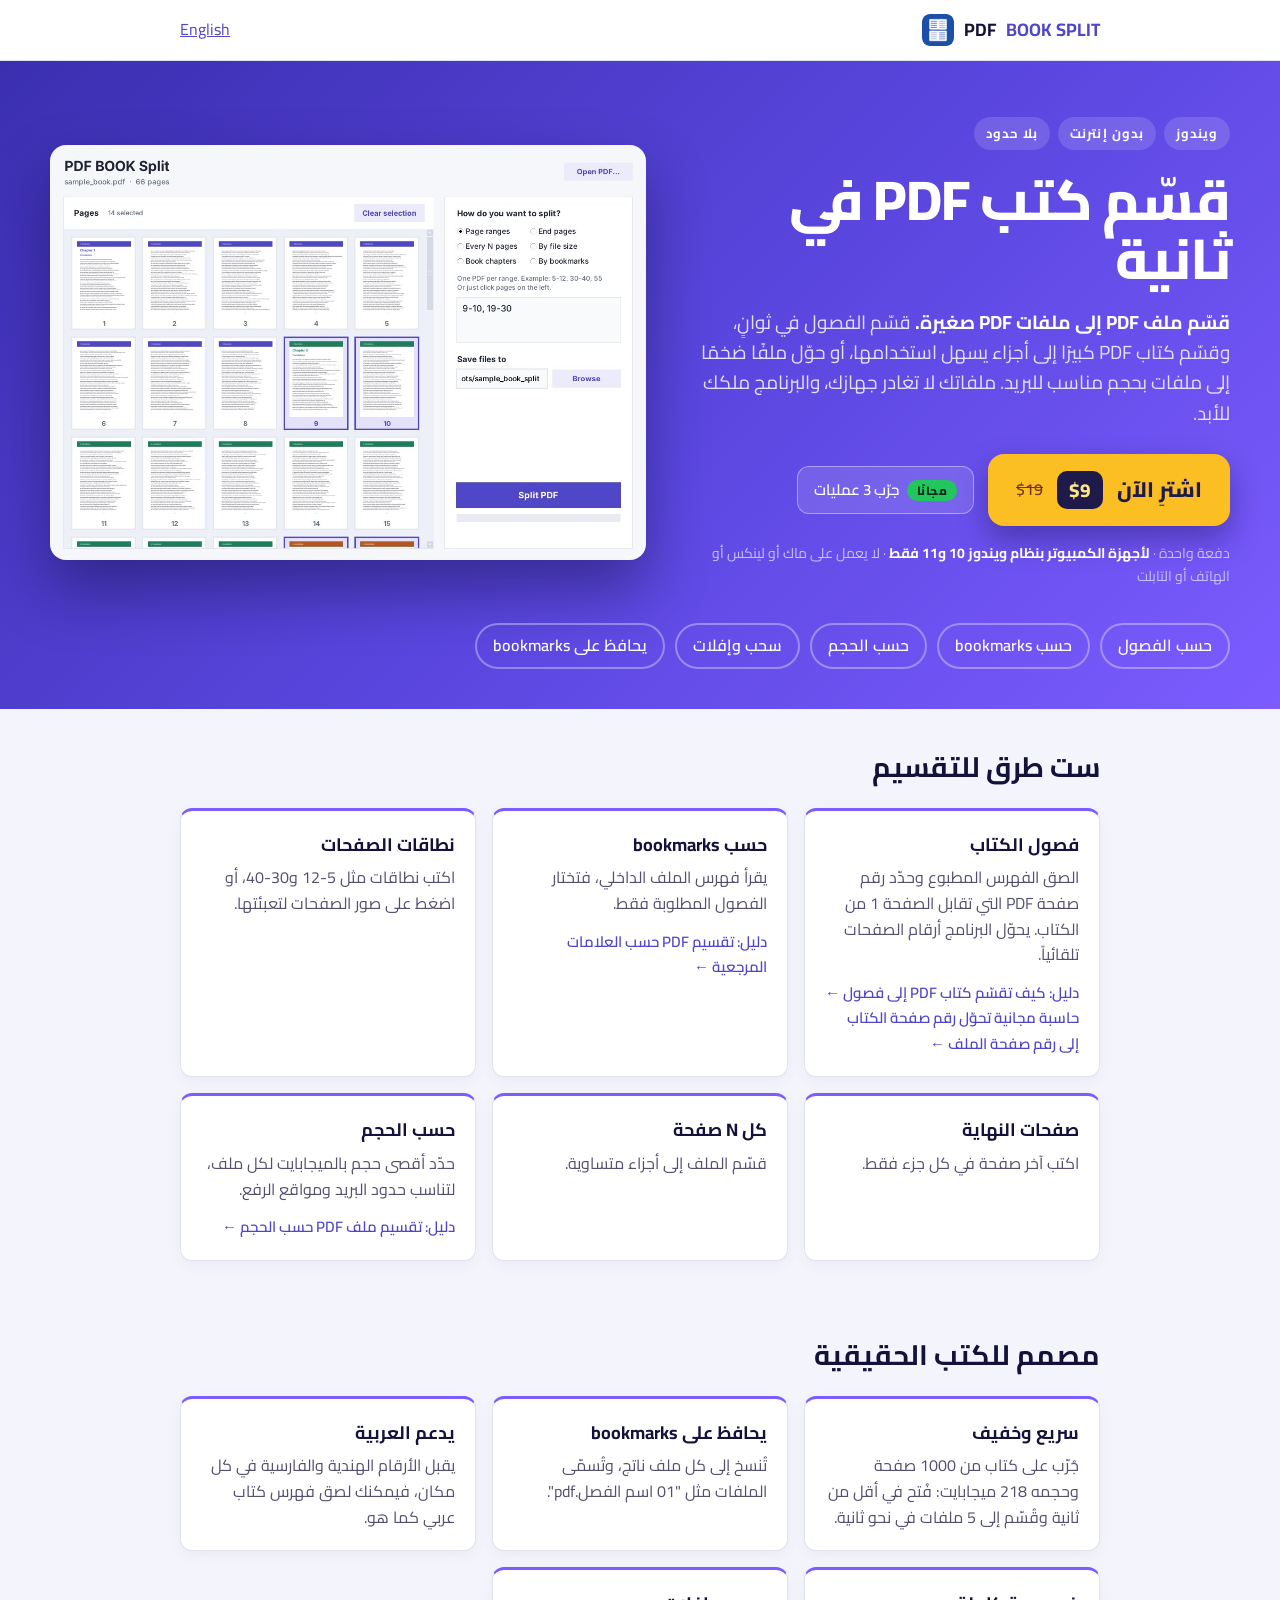
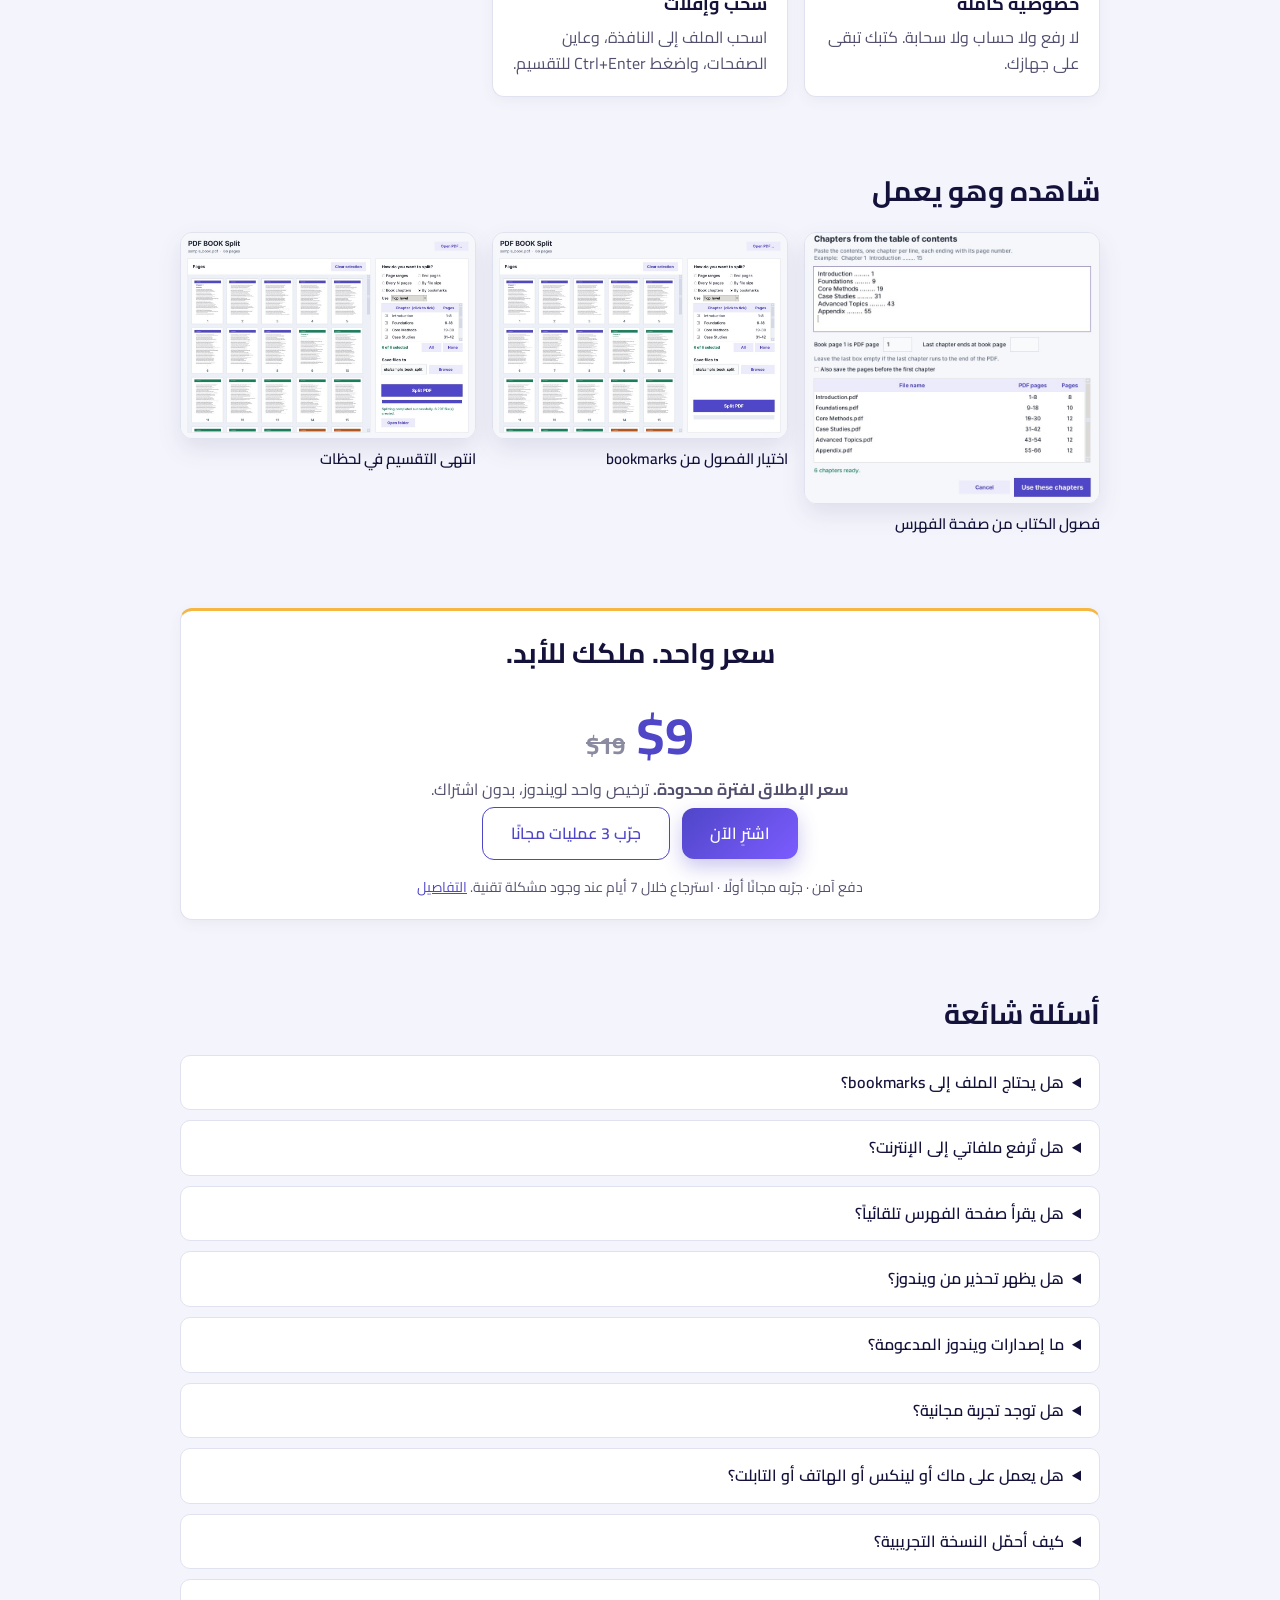
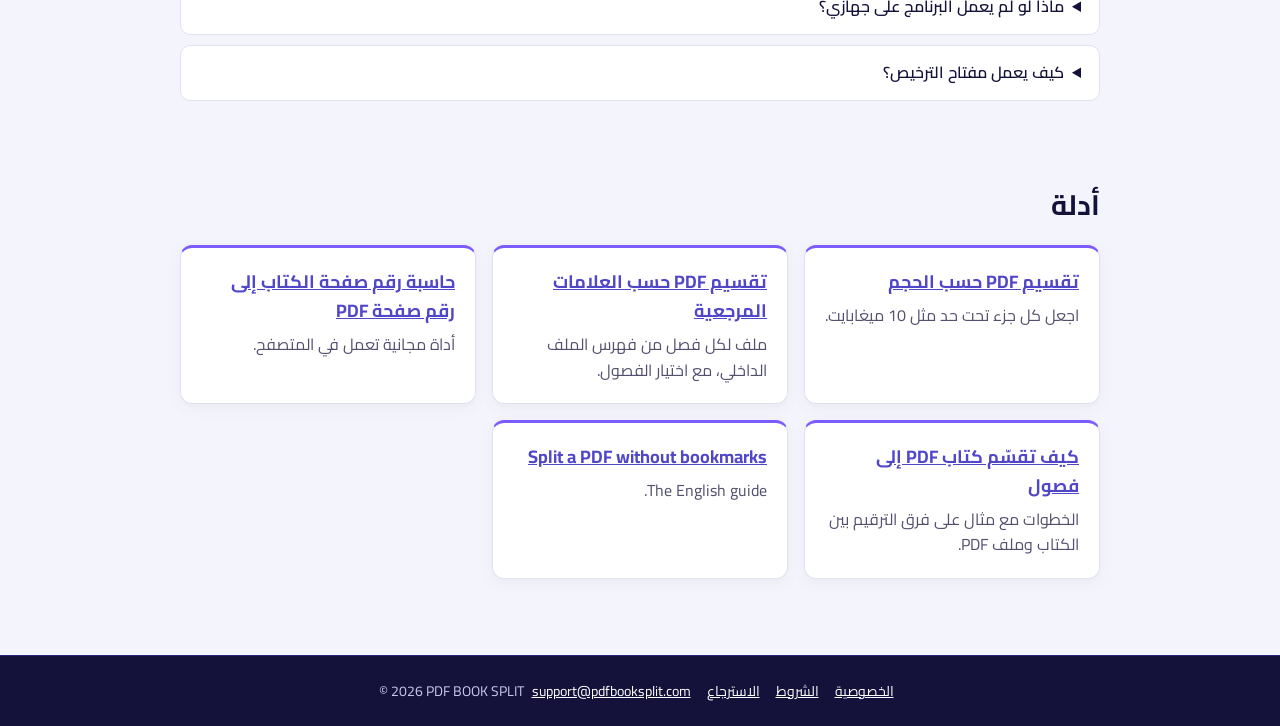
<file: ar.html>
<!doctype html>
<html lang="ar" dir="rtl">
<head>
<meta charset="utf-8">
<meta name="viewport" content="width=device-width,initial-scale=1">
<title>PDF BOOK SPLIT – قسّم كتاب PDF إلى فصول حتى بدون bookmarks</title>
<meta name="description" content="برنامج ويندوز سريع يعمل بدون إنترنت لتقسيم كتب PDF الكبيرة إلى فصول. الصق الفهرس وحدّد بداية الكتاب وانتهى. يدعم الأرقام العربية.">
<link rel="canonical" href="https://pdfbooksplit.com/ar">
<link rel="alternate" hreflang="ar" href="https://pdfbooksplit.com/ar">
<link rel="alternate" hreflang="en" href="https://pdfbooksplit.com/">
<link rel="preconnect" href="https://fonts.googleapis.com">
<link href="https://fonts.googleapis.com/css2?family=Cairo:wght@400;600;700&display=swap" rel="stylesheet">
<link rel="alternate" hreflang="x-default" href="https://pdfbooksplit.com/">
<link rel="stylesheet" href="style.css?v=5">
<meta property="og:type" content="website">
<meta property="og:site_name" content="PDF BOOK SPLIT">
<meta property="og:title" content="PDF BOOK SPLIT – قسّم كتاب PDF إلى فصول حتى بدون bookmarks">
<meta property="og:description" content="برنامج ويندوز سريع يعمل بدون إنترنت لتقسيم كتب PDF الكبيرة إلى فصول. الصق الفهرس وحدّد بداية الكتاب وانتهى. يدعم الأرقام العربية.">
<meta property="og:url" content="https://pdfbooksplit.com/ar">
<meta property="og:image" content="https://pdfbooksplit.com/images/og-cover.jpg">
<meta name="twitter:card" content="summary_large_image">
<script type="application/ld+json">
{"@context": "https://schema.org", "@type": "SoftwareApplication", "name": "PDF BOOK SPLIT", "operatingSystem": "Windows 10, Windows 11 (64-bit)", "applicationCategory": "BusinessApplication", "description": "Offline Windows program that splits PDF books into chapters from a pasted table of contents, from bookmarks, by page ranges, by size or every N pages.", "url": "https://pdfbooksplit.com/", "image": "https://pdfbooksplit.com/images/og-cover.jpg", "screenshot": "https://pdfbooksplit.com/images/app-pages.jpg", "inLanguage": ["en", "ar"], "offers": {"@type": "Offer", "price": "9", "priceCurrency": "USD", "url": "https://payhip.com/b/KgGHx", "availability": "https://schema.org/InStock"}}
</script>
<script type="application/ld+json">
{"@context": "https://schema.org", "@type": "FAQPage", "mainEntity": [{"@type": "Question", "name": "هل يحتاج الملف إلى bookmarks؟", "acceptedAnswer": {"@type": "Answer", "text": "لا. وضع bookmarks يستخدمها، لكن وضع فصول الكتاب يعمل من الفهرس الذي تلصقه، فيصلح للكتب الممسوحة أو المحمّلة بدون bookmarks."}}, {"@type": "Question", "name": "هل تُرفع ملفاتي إلى الإنترنت؟", "acceptedAnswer": {"@type": "Answer", "text": "لا. التقسيم يتم بالكامل على جهازك."}}, {"@type": "Question", "name": "هل يقرأ صفحة الفهرس تلقائياً؟", "acceptedAnswer": {"@type": "Answer", "text": "ليس حالياً. تلصق نص الفهرس بنفسك، وهي الطريقة الموثوقة للكتب التي لا يمكن استخراج نصها، وهذا شائع في ملفات PDF العربية."}}, {"@type": "Question", "name": "هل يظهر تحذير من ويندوز؟", "acceptedAnswer": {"@type": "Answer", "text": "البرنامج غير موقّع رقمياً بعد، فقد يعرض ويندوز رسالة \"Windows protected your PC\". اختر \"More info\" ثم \"Run anyway\"."}}, {"@type": "Question", "name": "ما إصدارات ويندوز المدعومة؟", "acceptedAnswer": {"@type": "Answer", "text": "ويندوز 10 و11 بنظام 64 بت."}}, {"@type": "Question", "name": "هل توجد تجربة مجانية؟", "acceptedAnswer": {"@type": "Answer", "text": "نعم. يمكنك تنفيذ 3 عمليات تقسيم مجانًا بدون حساب. بعدها يطلب البرنامج مفتاح ترخيص."}}, {"@type": "Question", "name": "كيف يعمل مفتاح الترخيص؟", "acceptedAnswer": {"@type": "Answer", "text": "بعد الشراء يرسل لك Payhip مفتاح ترخيص بالبريد. تلصقه مرة واحدة في نافذة التفعيل وأنت متصل بالإنترنت، وبعدها يعمل البرنامج بدون إنترنت. المفتاح الواحد يعمل على جهازي ويندوز."}}, {"@type": "Question", "name": "هل يعمل على ماك أو لينكس أو الهاتف أو التابلت؟", "acceptedAnswer": {"@type": "Answer", "text": "لا. يعمل البرنامج فقط على كمبيوتر بنظام ويندوز 10 أو 11 (64 بت)، مكتبي أو لابتوب. لا يعمل على ماك أو لينكس أو كروم بوك أو آيفون أو آيباد أو أندرويد. جرّب النسخة المجانية على كمبيوتر ويندوز قبل الشراء."}}, {"@type": "Question", "name": "كيف أحمّل النسخة التجريبية؟", "acceptedAnswer": {"@type": "Answer", "text": "اضغط زر التحميل المجاني، وأكّد أن عندك كمبيوتر بنظام ويندوز، ثم اكتب بريدك في صفحة التحميل. تحصل على البرنامج كاملًا، وأول 3 عمليات تقسيم مجانية. وإن اشتريت لاحقًا، تلصق مفتاح الترخيص في البرنامج نفسه دون تثبيت أي شيء جديد."}}, {"@type": "Question", "name": "ماذا لو لم يعمل البرنامج على جهازي؟", "acceptedAnswer": {"@type": "Answer", "text": "راسلنا على support@pdfbooksplit.com مع نسخة ويندوز عندك ولقطة شاشة للخطأ، وهي مطلوبة. سنحاول حل المشكلة أولًا، وإن لم نستطع تسترد المبلغ كاملًا خلال 7 أيام من الشراء. اقرأ سياسة الاسترجاع."}}]}
</script>
<link rel="icon" href="/favicon.ico" sizes="any">
<link rel="icon" type="image/png" sizes="32x32" href="/favicon-32.png">
<link rel="apple-touch-icon" href="/images/apple-touch-icon.png">
</head>
<body class="rtl">
<header class="nav"><div class="wrap">
<a class="brand" href="ar"><img src="/images/icon.png" alt="" width="32" height="32">PDF <span>BOOK SPLIT</span></a>
<a href="/">English</a>
</div></header>

<main>
<div class="hero2"><div class="h2-in">
<div class="h2-copy">
<div class="h2-tags"><span>ويندوز</span><span>بدون إنترنت</span><span>بلا حدود</span></div>
<h1>قسّم كتب PDF في ثانية</h1>
<p class="h2-lead"><strong>قسّم ملف PDF إلى ملفات PDF صغيرة.</strong> قسّم الفصول في ثوانٍ، وقسّم كتاب PDF كبيرًا إلى أجزاء يسهل استخدامها، أو حوّل ملفًا ضخمًا إلى ملفات بحجم مناسب للبريد. ملفاتك لا تغادر جهازك، والبرنامج ملكك للأبد.</p>
<div class="h2-cta">
<a class="buy-big" data-gate="buy" href="https://payhip.com/b/KgGHx">اشترِ الآن <span class="price">$9</span><s>$19</s></a>
<a class="try-small" data-gate="trial" href="https://payhip.com/b/svyUx"><span class="free-tag">مجانًا</span>جرّب 3 عمليات</a>
</div>
<p class="h2-note">دفعة واحدة · <strong>لأجهزة الكمبيوتر بنظام ويندوز 10 و11 فقط</strong> · لا يعمل على ماك أو لينكس أو الهاتف أو التابلت</p>
</div>
<div class="h2-shot"><img src="images/app-pages.jpg" alt="نافذة برنامج PDF BOOK SPLIT" width="1120" height="780"></div>
</div>
<div class="h2-pills"><span>حسب الفصول</span><span>حسب bookmarks</span><span>حسب الحجم</span><span>سحب وإفلات</span><span>يحافظ على bookmarks</span></div>
</div>

<section id="features"><div class="wrap">
<h2>ست طرق للتقسيم</h2>
<div class="grid">
<div class="card"><h3>فصول الكتاب</h3><p>الصق الفهرس المطبوع وحدّد رقم صفحة PDF التي تقابل الصفحة 1 من الكتاب. يحوّل البرنامج أرقام الصفحات تلقائياً.</p><p class="more"><a href="ar-split-pdf-book-chapters">دليل: كيف تقسّم كتاب PDF إلى فصول ←</a><br><a href="ar-page-number-offset-calculator">حاسبة مجانية تحوّل رقم صفحة الكتاب إلى رقم صفحة الملف ←</a></p></div>
<div class="card"><h3>حسب bookmarks</h3><p>يقرأ فهرس الملف الداخلي، فتختار الفصول المطلوبة فقط.</p><p class="more"><a href="ar-split-pdf-by-bookmarks">دليل: تقسيم PDF حسب العلامات المرجعية ←</a></p></div>
<div class="card"><h3>نطاقات الصفحات</h3><p>اكتب نطاقات مثل 5-12 و30-40، أو اضغط على صور الصفحات لتعبئتها.</p></div>
<div class="card"><h3>صفحات النهاية</h3><p>اكتب آخر صفحة في كل جزء فقط.</p></div>
<div class="card"><h3>كل N صفحة</h3><p>قسّم الملف إلى أجزاء متساوية.</p></div>
<div class="card"><h3>حسب الحجم</h3><p>حدّد أقصى حجم بالميجابايت لكل ملف، لتناسب حدود البريد ومواقع الرفع.</p><p class="more"><a href="ar-split-pdf-by-size">دليل: تقسيم ملف PDF حسب الحجم ←</a></p></div>
</div></div></section>

<section><div class="wrap">
<h2>مصمم للكتب الحقيقية</h2>
<div class="grid">
<div class="card"><h3>سريع وخفيف</h3><p>جُرّب على كتاب من 1000 صفحة وحجمه 218 ميجابايت: فُتح في أقل من ثانية وقُسّم إلى 5 ملفات في نحو ثانية.</p></div>
<div class="card"><h3>يحافظ على bookmarks</h3><p>تُنسخ إلى كل ملف ناتج، وتُسمّى الملفات مثل "01 اسم الفصل.pdf".</p></div>
<div class="card"><h3>يدعم العربية</h3><p>يقبل الأرقام الهندية والفارسية في كل مكان، فيمكنك لصق فهرس كتاب عربي كما هو.</p></div>
<div class="card"><h3>خصوصية كاملة</h3><p>لا رفع ولا حساب ولا سحابة. كتبك تبقى على جهازك.</p></div>
<div class="card"><h3>سحب وإفلات</h3><p>اسحب الملف إلى النافذة، وعاين الصفحات، واضغط Ctrl+Enter للتقسيم.</p></div>
</div></div></section>

<section><div class="wrap">
<h2>شاهده وهو يعمل</h2>
<div class="grid shots">
<figure><img src="images/app-chapters.jpg" alt="فصول الكتاب من صفحة الفهرس" loading="lazy"><figcaption>فصول الكتاب من صفحة الفهرس</figcaption></figure>
<figure><img src="images/app-bookmarks.jpg" alt="اختيار الفصول من bookmarks" loading="lazy"><figcaption>اختيار الفصول من bookmarks</figcaption></figure>
<figure><img src="images/app-done.jpg" alt="رسالة اكتمال التقسيم" loading="lazy"><figcaption>انتهى التقسيم في لحظات</figcaption></figure>
</div></div></section>

<section id="buy"><div class="wrap">
<div class="card price">
<h2>سعر واحد. ملكك للأبد.</h2>
<div class="amt">$9 <s style="font-size:24px;color:#8a8aa0">$19</s></div>
<p><strong>سعر الإطلاق لفترة محدودة.</strong> ترخيص واحد لويندوز، بدون اشتراك.</p>
<a class="btn" data-gate="buy" href="https://payhip.com/b/KgGHx">اشترِ الآن</a>
<a class="btn alt" data-gate="trial" href="https://payhip.com/b/svyUx">جرّب 3 عمليات مجانًا</a>
<div class="note">دفع آمن · جرّبه مجانًا أولًا · استرجاع خلال 7 أيام عند وجود مشكلة تقنية. <a href="ar-refund">التفاصيل</a></div>
</div></div></section>

<section><div class="wrap">
<h2>أسئلة شائعة</h2>
<details><summary>هل يحتاج الملف إلى bookmarks؟</summary><p>لا. وضع bookmarks يستخدمها، لكن وضع فصول الكتاب يعمل من الفهرس الذي تلصقه، فيصلح للكتب الممسوحة أو المحمّلة بدون bookmarks.</p></details>
<details><summary>هل تُرفع ملفاتي إلى الإنترنت؟</summary><p>لا. التقسيم يتم بالكامل على جهازك.</p></details>
<details><summary>هل يقرأ صفحة الفهرس تلقائياً؟</summary><p>ليس حالياً. تلصق نص الفهرس بنفسك، وهي الطريقة الموثوقة للكتب التي لا يمكن استخراج نصها، وهذا شائع في ملفات PDF العربية.</p></details>
<details><summary>هل يظهر تحذير من ويندوز؟</summary><p>البرنامج غير موقّع رقمياً بعد، فقد يعرض ويندوز رسالة "Windows protected your PC". اختر "More info" ثم "Run anyway".</p></details>
<details><summary>ما إصدارات ويندوز المدعومة؟</summary><p>ويندوز 10 و11 بنظام 64 بت.</p></details>
<details><summary>هل توجد تجربة مجانية؟</summary><p>نعم. يمكنك تنفيذ 3 عمليات تقسيم مجانًا بدون حساب. بعدها يطلب البرنامج مفتاح ترخيص.</p></details>
<details><summary>هل يعمل على ماك أو لينكس أو الهاتف أو التابلت؟</summary><p>لا. يعمل البرنامج فقط على كمبيوتر بنظام ويندوز 10 أو 11 (64 بت)، مكتبي أو لابتوب. لا يعمل على ماك أو لينكس أو كروم بوك أو آيفون أو آيباد أو أندرويد. جرّب النسخة المجانية على كمبيوتر ويندوز قبل الشراء.</p></details>
<details><summary>كيف أحمّل النسخة التجريبية؟</summary><p>اضغط زر التحميل المجاني، وأكّد أن عندك كمبيوتر بنظام ويندوز، ثم اكتب بريدك في صفحة التحميل. تحصل على البرنامج كاملًا، وأول 3 عمليات تقسيم مجانية. وإن اشتريت لاحقًا، تلصق مفتاح الترخيص في البرنامج نفسه دون تثبيت أي شيء جديد.</p></details>
<details><summary>ماذا لو لم يعمل البرنامج على جهازي؟</summary><p>راسلنا على support@pdfbooksplit.com مع نسخة ويندوز عندك ولقطة شاشة للخطأ، وهي مطلوبة. سنحاول حل المشكلة أولًا، وإن لم نستطع تسترد المبلغ كاملًا خلال 7 أيام من الشراء. اقرأ <a href="ar-refund">سياسة الاسترجاع</a>.</p></details>
<details><summary>كيف يعمل مفتاح الترخيص؟</summary><p>بعد الشراء يرسل لك Payhip مفتاح ترخيص بالبريد. تلصقه مرة واحدة في نافذة التفعيل وأنت متصل بالإنترنت، وبعدها يعمل البرنامج بدون إنترنت. المفتاح الواحد يعمل على جهازي ويندوز.</p></details>
</div></section>
<section><div class="wrap">
<h2>أدلة</h2>
<div class="grid">
<div class="card"><h3><a href="ar-split-pdf-by-size">تقسيم PDF حسب الحجم</a></h3><p>اجعل كل جزء تحت حد مثل 10 ميغابايت.</p></div>
<div class="card"><h3><a href="ar-split-pdf-by-bookmarks">تقسيم PDF حسب العلامات المرجعية</a></h3><p>ملف لكل فصل من فهرس الملف الداخلي، مع اختيار الفصول.</p></div>
<div class="card"><h3><a href="ar-page-number-offset-calculator">حاسبة رقم صفحة الكتاب إلى رقم صفحة PDF</a></h3><p>أداة مجانية تعمل في المتصفح.</p></div>
<div class="card"><h3><a href="ar-split-pdf-book-chapters">كيف تقسّم كتاب PDF إلى فصول</a></h3><p>الخطوات مع مثال على فرق الترقيم بين الكتاب وملف PDF.</p></div>
<div class="card"><h3><a href="split-pdf-without-bookmarks">Split a PDF without bookmarks</a></h3><p>The English guide.</p></div>
</div></div></section>
</main>

<footer><div class="wrap">
<a href="privacy">الخصوصية</a><a href="terms">الشروط</a><a href="ar-refund">الاسترجاع</a><a href="mailto:support@pdfbooksplit.com">support@pdfbooksplit.com</a>
<div dir="ltr">© 2026 PDF BOOK SPLIT</div>
</div></footer>
<script src="/gate.js" defer></script>
</body>
</html>
</file>
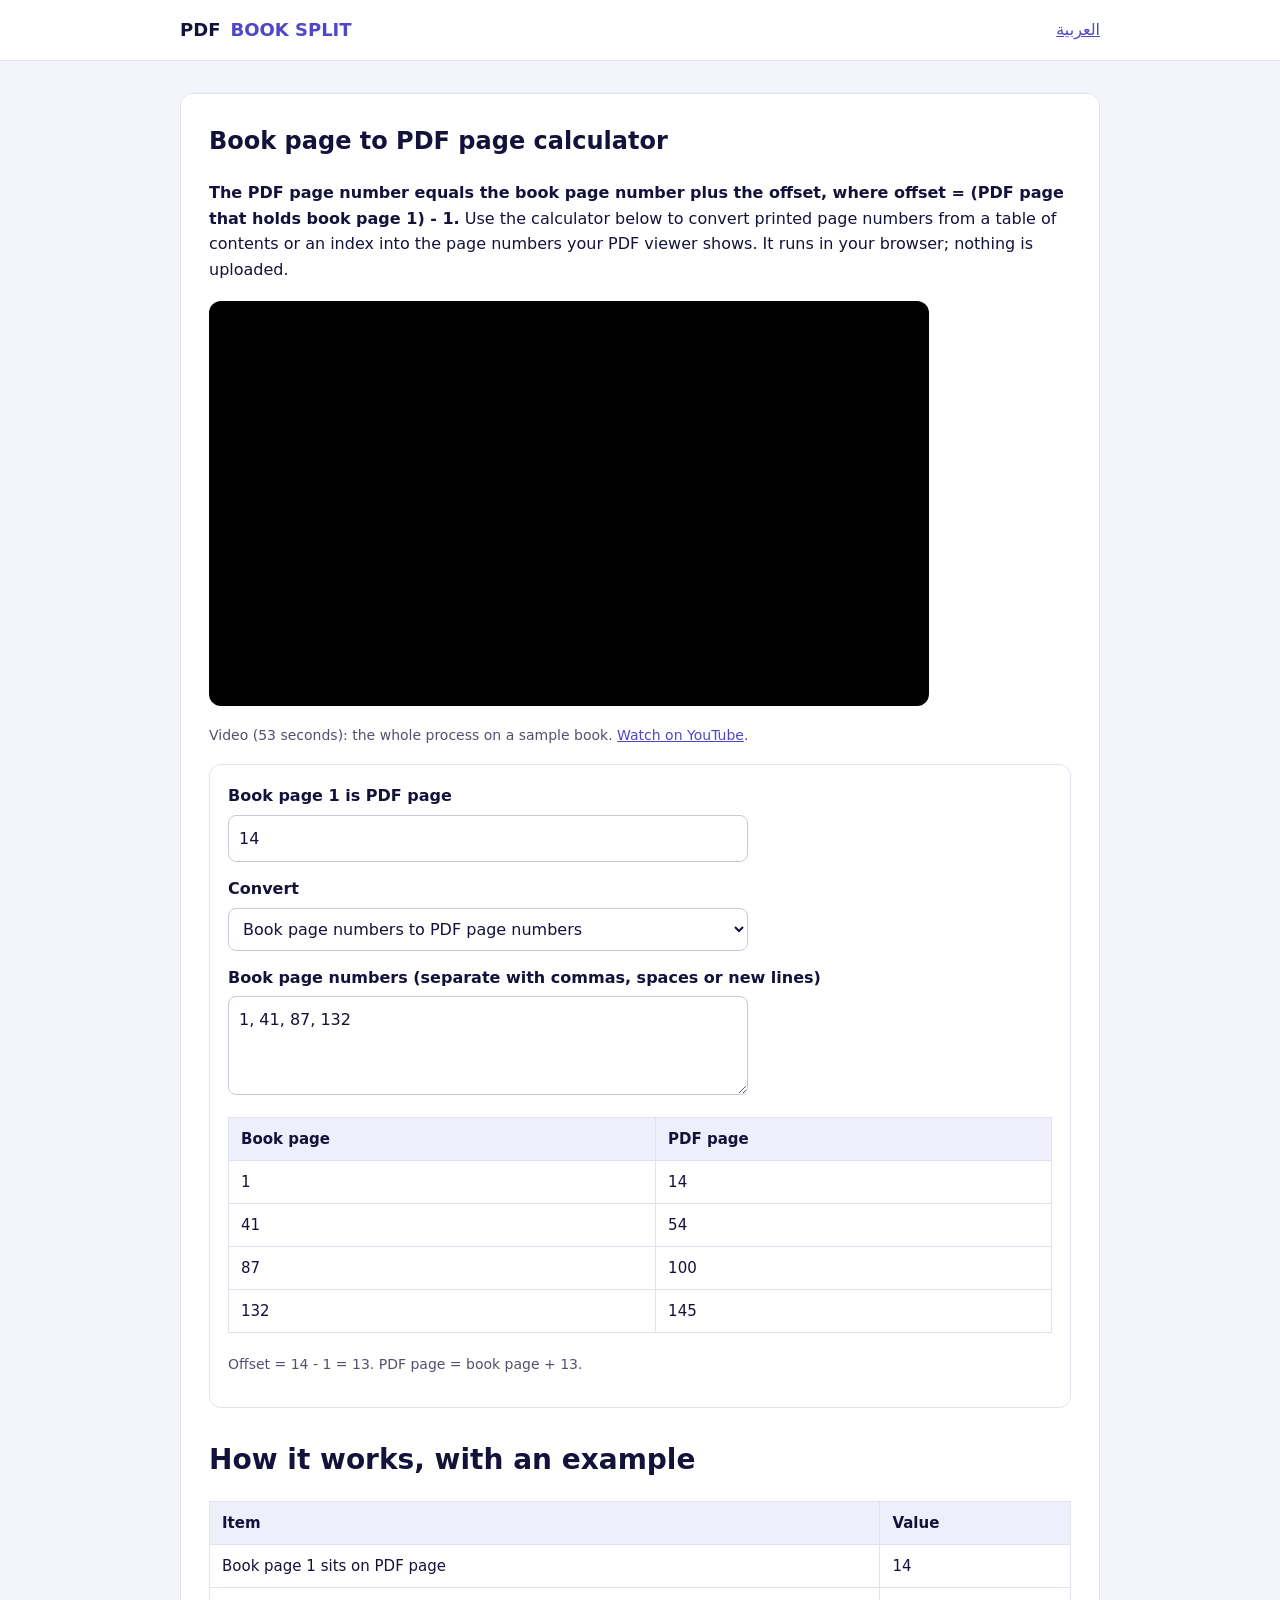
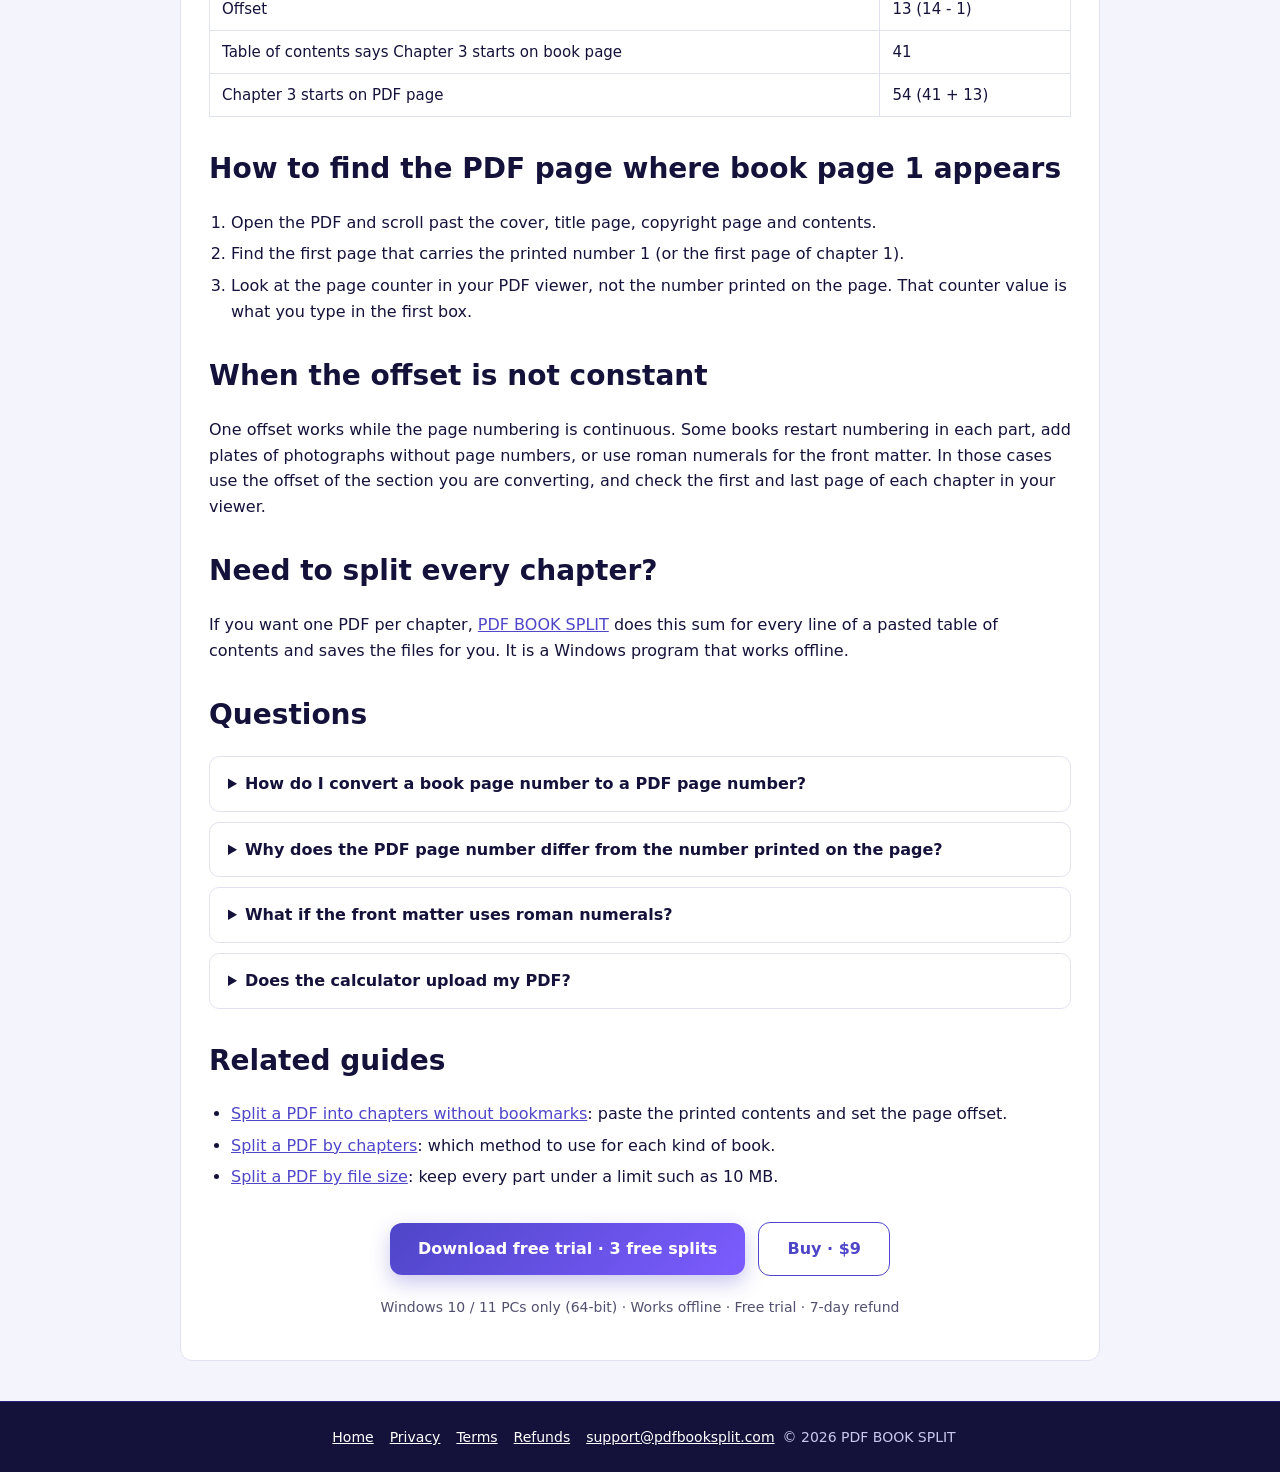
<file: page-number-offset-calculator.html>
<!doctype html>
<html lang="en">
<head>
<meta charset="utf-8">
<meta name="viewport" content="width=device-width,initial-scale=1">
<title>PDF Page Number Offset Calculator: Book Page to PDF Page – PDF BOOK SPLIT</title>
<meta name="description" content="Free calculator that converts a printed book page number to the PDF page number, and back. Enter the PDF page that holds book page 1. Works in your browser, nothing is uploaded.">
<link rel="canonical" href="https://pdfbooksplit.com/page-number-offset-calculator">
<link rel="alternate" hreflang="en" href="https://pdfbooksplit.com/page-number-offset-calculator">
<link rel="alternate" hreflang="ar" href="https://pdfbooksplit.com/ar-page-number-offset-calculator">
<link rel="alternate" hreflang="x-default" href="https://pdfbooksplit.com/page-number-offset-calculator">
<link rel="stylesheet" href="style.css?v=5">
<meta property="og:type" content="article">
<meta property="og:site_name" content="PDF BOOK SPLIT">
<meta property="og:title" content="PDF Page Number Offset Calculator: Book Page to PDF Page – PDF BOOK SPLIT">
<meta property="og:description" content="Free calculator that converts a printed book page number to the PDF page number, and back. Enter the PDF page that holds book page 1. Works in your browser, nothing is uploaded.">
<meta property="og:url" content="https://pdfbooksplit.com/page-number-offset-calculator">
<meta property="og:image" content="https://pdfbooksplit.com/images/og-cover.jpg">
<meta name="twitter:card" content="summary_large_image">
<script type="application/ld+json">
{"@context": "https://schema.org", "@type": "Article", "headline": "Book page to PDF page calculator", "description": "Free calculator that converts a printed book page number to the PDF page number, and back. Enter the PDF page that holds book page 1. Works in your browser, nothing is uploaded.", "inLanguage": "en", "dateModified": "2026-10-19", "datePublished": "2026-10-19", "mainEntityOfPage": "https://pdfbooksplit.com/page-number-offset-calculator", "image": "https://pdfbooksplit.com/images/og-cover.jpg", "author": {"@type": "Organization", "name": "PDF BOOK SPLIT", "url": "https://pdfbooksplit.com/"}, "publisher": {"@type": "Organization", "name": "PDF BOOK SPLIT", "url": "https://pdfbooksplit.com/"}}
</script>
<script type="application/ld+json">
{"@context": "https://schema.org", "@type": "FAQPage", "mainEntity": [{"@type": "Question", "name": "How do I convert a book page number to a PDF page number?", "acceptedAnswer": {"@type": "Answer", "text": "Add the offset. The offset is the PDF page that holds book page 1, minus 1. If book page 1 is on PDF page 14, the offset is 13, so book page 41 is PDF page 54."}}, {"@type": "Question", "name": "Why does the PDF page number differ from the number printed on the page?", "acceptedAnswer": {"@type": "Answer", "text": "The PDF counts every page from the cover onward, including the title page, copyright page and contents. The printed number usually starts from the first page of the main text."}}, {"@type": "Question", "name": "What if the front matter uses roman numerals?", "acceptedAnswer": {"@type": "Answer", "text": "The roman numerals are on pages before book page 1. They do not change the offset, which is measured from book page 1. To convert a roman-numbered page, count back from book page 1 in your viewer."}}, {"@type": "Question", "name": "Does the calculator upload my PDF?", "acceptedAnswer": {"@type": "Answer", "text": "No. It only does arithmetic on the numbers you type, in your browser. There is no file and no upload."}}]}
</script>
<script type="application/ld+json">
{"@context": "https://schema.org", "@type": "VideoObject", "name": "How to Split a PDF Book into Chapters Without Bookmarks (Windows, Offline)", "description": "Demo: split a PDF book that has no bookmarks into one PDF per chapter by pasting the printed table of contents and entering the page offset.", "thumbnailUrl": ["https://i.ytimg.com/vi/aueXRl4oe9s/maxresdefault.jpg"], "uploadDate": "2026-10-19", "duration": "PT53S", "embedUrl": "https://www.youtube.com/embed/aueXRl4oe9s", "contentUrl": "https://youtu.be/aueXRl4oe9s"}
</script>
</head>
<body>
<header class="nav"><div class="wrap">
<a class="brand" href="/">PDF <span>BOOK SPLIT</span></a>
<a href="ar-page-number-offset-calculator">العربية</a>
</div></header>
<main><div class="wrap"><article class="doc">
<h1>Book page to PDF page calculator</h1>
<p><strong>The PDF page number equals the book page number plus the offset, where offset = (PDF page that holds book page 1) - 1.</strong> Use the calculator below to convert printed page numbers from a table of contents or an index into the page numbers your PDF viewer shows. It runs in your browser; nothing is uploaded.</p>
<div class="video"><iframe src="https://www.youtube-nocookie.com/embed/aueXRl4oe9s" title="How to split a PDF book into chapters without bookmarks" loading="lazy" allow="accelerometer; encrypted-media; picture-in-picture" allowfullscreen referrerpolicy="strict-origin-when-cross-origin"></iframe></div>
<p class="note">Video (53 seconds): the whole process on a sample book. <a href="https://youtu.be/aueXRl4oe9s">Watch on YouTube</a>.</p>


<div class="calc" id="calc">
<div class="calc-row">
<label for="p1">Book page 1 is PDF page</label>
<input id="p1" type="text" inputmode="numeric" autocomplete="off" placeholder="14" value="14">
</div>
<div class="calc-row">
<label for="dir">Convert</label>
<select id="dir"><option value="b2p">Book page numbers to PDF page numbers</option><option value="p2b">PDF page numbers to book page numbers</option></select>
</div>
<div class="calc-row">
<label for="nums" id="numsLabel">Book page numbers (separate with commas, spaces or new lines)</label>
<textarea id="nums" rows="3" placeholder="1, 41, 87, 132">1, 41, 87, 132</textarea>
</div>
<p id="calcMsg" class="note" role="status" aria-live="polite"></p>
<table id="calcOut"><thead><tr><th id="h1">Book page</th><th id="h2">PDF page</th></tr></thead><tbody></tbody></table>
<p id="calcSum" class="note"></p>
</div>
<script>
(function(){
var D="0123456789",AR="\u0660\u0661\u0662\u0663\u0664\u0665\u0666\u0667\u0668\u0669",FA="\u06F0\u06F1\u06F2\u06F3\u06F4\u06F5\u06F6\u06F7\u06F8\u06F9";
function norm(s){return String(s).replace(/[\u0660-\u0669\u06F0-\u06F9]/g,function(c){var k=AR.indexOf(c);return k>=0?D[k]:D[FA.indexOf(c)];});}
var p1=document.getElementById("p1"),dir=document.getElementById("dir"),nums=document.getElementById("nums"),msg=document.getElementById("calcMsg"),sum=document.getElementById("calcSum"),tb=document.querySelector("#calcOut tbody");
function run(){
 var b2p=dir.value==="b2p";
 document.getElementById("h1").textContent=b2p?"Book page":"PDF page";
 document.getElementById("h2").textContent=b2p?"PDF page":"Book page";
 document.getElementById("numsLabel").textContent=(b2p?"Book":"PDF")+" page numbers (separate with commas, spaces or new lines)";
 tb.innerHTML="";msg.textContent="";sum.textContent="";
 var v=norm(p1.value).trim();
 if(!/^\d+$/.test(v)||parseInt(v,10)<1){msg.textContent="Enter the PDF page where the book's page 1 appears, for example 14.";return;}
 var n1=parseInt(v,10),off=n1-1;
 var list=norm(nums.value).split(/[^0-9]+/).filter(Boolean).map(Number);
 if(!list.length){msg.textContent="Enter at least one page number.";return;}
 list.slice(0,500).forEach(function(x){
  var tr=document.createElement("tr"),a=document.createElement("td"),c=document.createElement("td");
  a.textContent=x;
  if(b2p){c.textContent=x+off;}
  else{var r=x-off;c.textContent=r>=1?String(r):"before book page 1 (front matter)";}
  tr.appendChild(a);tr.appendChild(c);tb.appendChild(tr);
 });
 sum.textContent="Offset = "+n1+" - 1 = "+off+". "+(b2p?"PDF page = book page + "+off+".":"Book page = PDF page - "+off+".");
}
[p1,dir,nums].forEach(function(e){e.addEventListener("input",run);e.addEventListener("change",run);});
run();
})();
</script>

<h2>How it works, with an example</h2>
<table>
<tr><th>Item</th><th>Value</th></tr>
<tr><td>Book page 1 sits on PDF page</td><td>14</td></tr>
<tr><td>Offset</td><td>13 (14 - 1)</td></tr>
<tr><td>Table of contents says Chapter 3 starts on book page</td><td>41</td></tr>
<tr><td>Chapter 3 starts on PDF page</td><td>54 (41 + 13)</td></tr>
</table>

<h2>How to find the PDF page where book page 1 appears</h2>
<ol>
<li>Open the PDF and scroll past the cover, title page, copyright page and contents.</li>
<li>Find the first page that carries the printed number 1 (or the first page of chapter 1).</li>
<li>Look at the page counter in your PDF viewer, not the number printed on the page. That counter value is what you type in the first box.</li>
</ol>

<h2>When the offset is not constant</h2>
<p>One offset works while the page numbering is continuous. Some books restart numbering in each part, add plates of photographs without page numbers, or use roman numerals for the front matter. In those cases use the offset of the section you are converting, and check the first and last page of each chapter in your viewer.</p>

<h2>Need to split every chapter?</h2>
<p>If you want one PDF per chapter, <a href="split-pdf-without-bookmarks">PDF BOOK SPLIT</a> does this sum for every line of a pasted table of contents and saves the files for you. It is a Windows program that works offline.</p>
<h2>Questions</h2>
<details><summary>How do I convert a book page number to a PDF page number?</summary><p>Add the offset. The offset is the PDF page that holds book page 1, minus 1. If book page 1 is on PDF page 14, the offset is 13, so book page 41 is PDF page 54.</p></details>
<details><summary>Why does the PDF page number differ from the number printed on the page?</summary><p>The PDF counts every page from the cover onward, including the title page, copyright page and contents. The printed number usually starts from the first page of the main text.</p></details>
<details><summary>What if the front matter uses roman numerals?</summary><p>The roman numerals are on pages before book page 1. They do not change the offset, which is measured from book page 1. To convert a roman-numbered page, count back from book page 1 in your viewer.</p></details>
<details><summary>Does the calculator upload my PDF?</summary><p>No. It only does arithmetic on the numbers you type, in your browser. There is no file and no upload.</p></details>

<h2>Related guides</h2>
<ul class="related">
<li><a href="split-pdf-without-bookmarks">Split a PDF into chapters without bookmarks</a>: paste the printed contents and set the page offset.</li>
<li><a href="split-pdf-by-chapters">Split a PDF by chapters</a>: which method to use for each kind of book.</li>
<li><a href="split-pdf-by-size">Split a PDF by file size</a>: keep every part under a limit such as 10 MB.</li>
</ul>
<p style="text-align:center;margin-top:28px"><a class="btn" data-gate="trial" href="https://payhip.com/b/svyUx">Download free trial · 3 free splits</a> <a class="btn alt" data-gate="buy" href="https://payhip.com/b/KgGHx">Buy · $9</a></p>
<p class="note" style="text-align:center">Windows 10 / 11 PCs only (64-bit) · Works offline · Free trial · 7-day refund</p>
</article></div></main>
<footer><div class="wrap">
<a href="/">Home</a><a href="privacy">Privacy</a><a href="terms">Terms</a><a href="refund">Refunds</a><a href="mailto:support@pdfbooksplit.com">support@pdfbooksplit.com</a>
<div>© 2026 PDF BOOK SPLIT</div>
</div></footer>
<script src="/gate.js" defer></script>
</body>
</html>
</file>
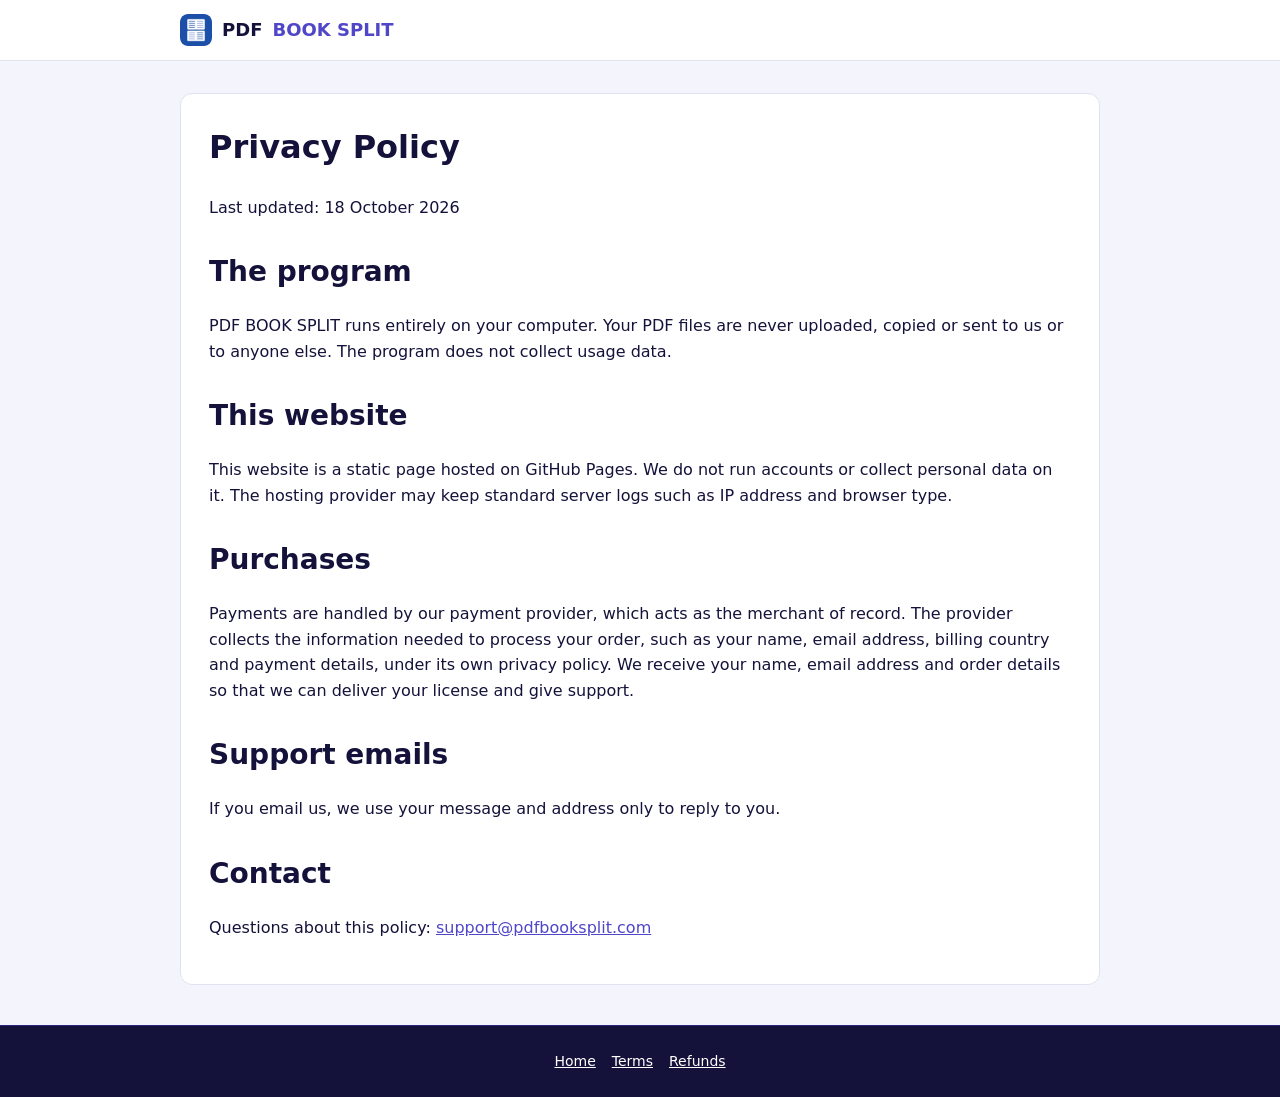
<file: privacy.html>
<!doctype html>
<html lang="en">
<head>
<meta charset="utf-8">
<meta name="viewport" content="width=device-width,initial-scale=1">
<title>Privacy Policy – PDF BOOK SPLIT</title>
<link rel="stylesheet" href="style.css?v=5">
<link rel="icon" href="/favicon.ico" sizes="any">
<link rel="icon" type="image/png" sizes="32x32" href="/favicon-32.png">
<link rel="apple-touch-icon" href="/images/apple-touch-icon.png">
</head>
<body>
<header class="nav"><div class="wrap"><a class="brand" href="/"><img src="/images/icon.png" alt="" width="32" height="32">PDF <span>BOOK SPLIT</span></a></div></header>
<div class="wrap"><div class="doc">
<h1>Privacy Policy</h1>
<p>Last updated: 18 October 2026</p>
<h2>The program</h2>
<p>PDF BOOK SPLIT runs entirely on your computer. Your PDF files are never uploaded, copied or sent to us or to anyone else. The program does not collect usage data.</p>
<h2>This website</h2>
<p>This website is a static page hosted on GitHub Pages. We do not run accounts or collect personal data on it. The hosting provider may keep standard server logs such as IP address and browser type.</p>
<h2>Purchases</h2>
<p>Payments are handled by our payment provider, which acts as the merchant of record. The provider collects the information needed to process your order, such as your name, email address, billing country and payment details, under its own privacy policy. We receive your name, email address and order details so that we can deliver your license and give support.</p>
<h2>Support emails</h2>
<p>If you email us, we use your message and address only to reply to you.</p>
<h2>Contact</h2>
<p>Questions about this policy: <a href="mailto:support@pdfbooksplit.com">support@pdfbooksplit.com</a></p>
</div></div>
<footer><div class="wrap"><a href="/">Home</a><a href="terms">Terms</a><a href="refund">Refunds</a></div></footer>
</body>
</html>
</file>
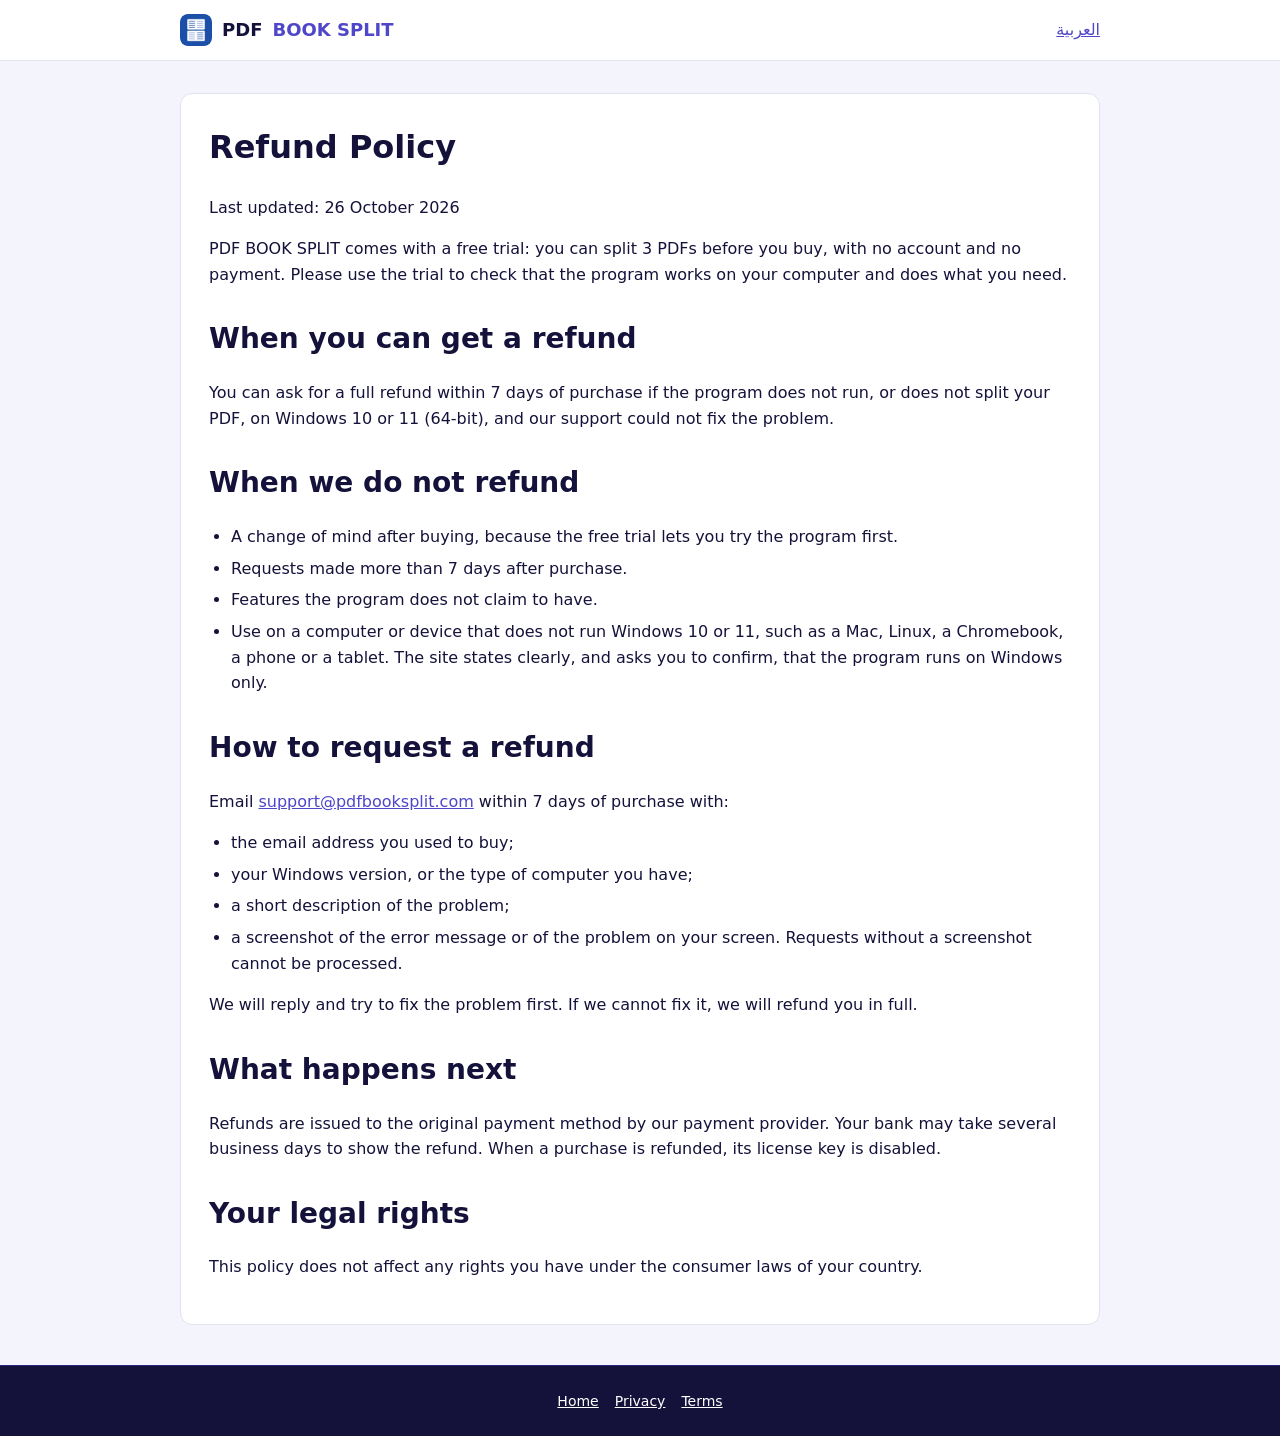
<file: refund.html>
<!doctype html>
<html lang="en">
<head>
<meta charset="utf-8">
<meta name="viewport" content="width=device-width,initial-scale=1">
<title>Refund Policy – PDF BOOK SPLIT</title>
<link rel="canonical" href="https://pdfbooksplit.com/refund">
<link rel="alternate" hreflang="en" href="https://pdfbooksplit.com/refund">
<link rel="alternate" hreflang="ar" href="https://pdfbooksplit.com/ar-refund">
<link rel="alternate" hreflang="x-default" href="https://pdfbooksplit.com/refund">
<link rel="stylesheet" href="style.css?v=5">
<link rel="icon" href="/favicon.ico" sizes="any">
<link rel="icon" type="image/png" sizes="32x32" href="/favicon-32.png">
<link rel="apple-touch-icon" href="/images/apple-touch-icon.png">
</head>
<body>
<header class="nav"><div class="wrap"><a class="brand" href="/"><img src="/images/icon.png" alt="" width="32" height="32">PDF <span>BOOK SPLIT</span></a><a href="ar-refund">العربية</a></div></header>
<div class="wrap"><div class="doc">
<h1>Refund Policy</h1>
<p>Last updated: 26 October 2026</p>
<p>PDF BOOK SPLIT comes with a free trial: you can split 3 PDFs before you buy, with no account and no payment. Please use the trial to check that the program works on your computer and does what you need.</p>
<h2>When you can get a refund</h2>
<p>You can ask for a full refund within 7 days of purchase if the program does not run, or does not split your PDF, on Windows 10 or 11 (64-bit), and our support could not fix the problem.</p>
<h2>When we do not refund</h2>
<ul>
<li>A change of mind after buying, because the free trial lets you try the program first.</li>
<li>Requests made more than 7 days after purchase.</li>
<li>Features the program does not claim to have.</li>
<li>Use on a computer or device that does not run Windows 10 or 11, such as a Mac, Linux, a Chromebook, a phone or a tablet. The site states clearly, and asks you to confirm, that the program runs on Windows only.</li>
</ul>
<h2>How to request a refund</h2>
<p>Email <a href="mailto:support@pdfbooksplit.com">support@pdfbooksplit.com</a> within 7 days of purchase with:</p>
<ul>
<li>the email address you used to buy;</li>
<li>your Windows version, or the type of computer you have;</li>
<li>a short description of the problem;</li>
<li>a screenshot of the error message or of the problem on your screen. Requests without a screenshot cannot be processed.</li>
</ul>
<p>We will reply and try to fix the problem first. If we cannot fix it, we will refund you in full.</p>
<h2>What happens next</h2>
<p>Refunds are issued to the original payment method by our payment provider. Your bank may take several business days to show the refund. When a purchase is refunded, its license key is disabled.</p>
<h2>Your legal rights</h2>
<p>This policy does not affect any rights you have under the consumer laws of your country.</p>
</div></div>
<footer><div class="wrap"><a href="/">Home</a><a href="privacy">Privacy</a><a href="terms">Terms</a></div></footer>
</body>
</html>
</file>
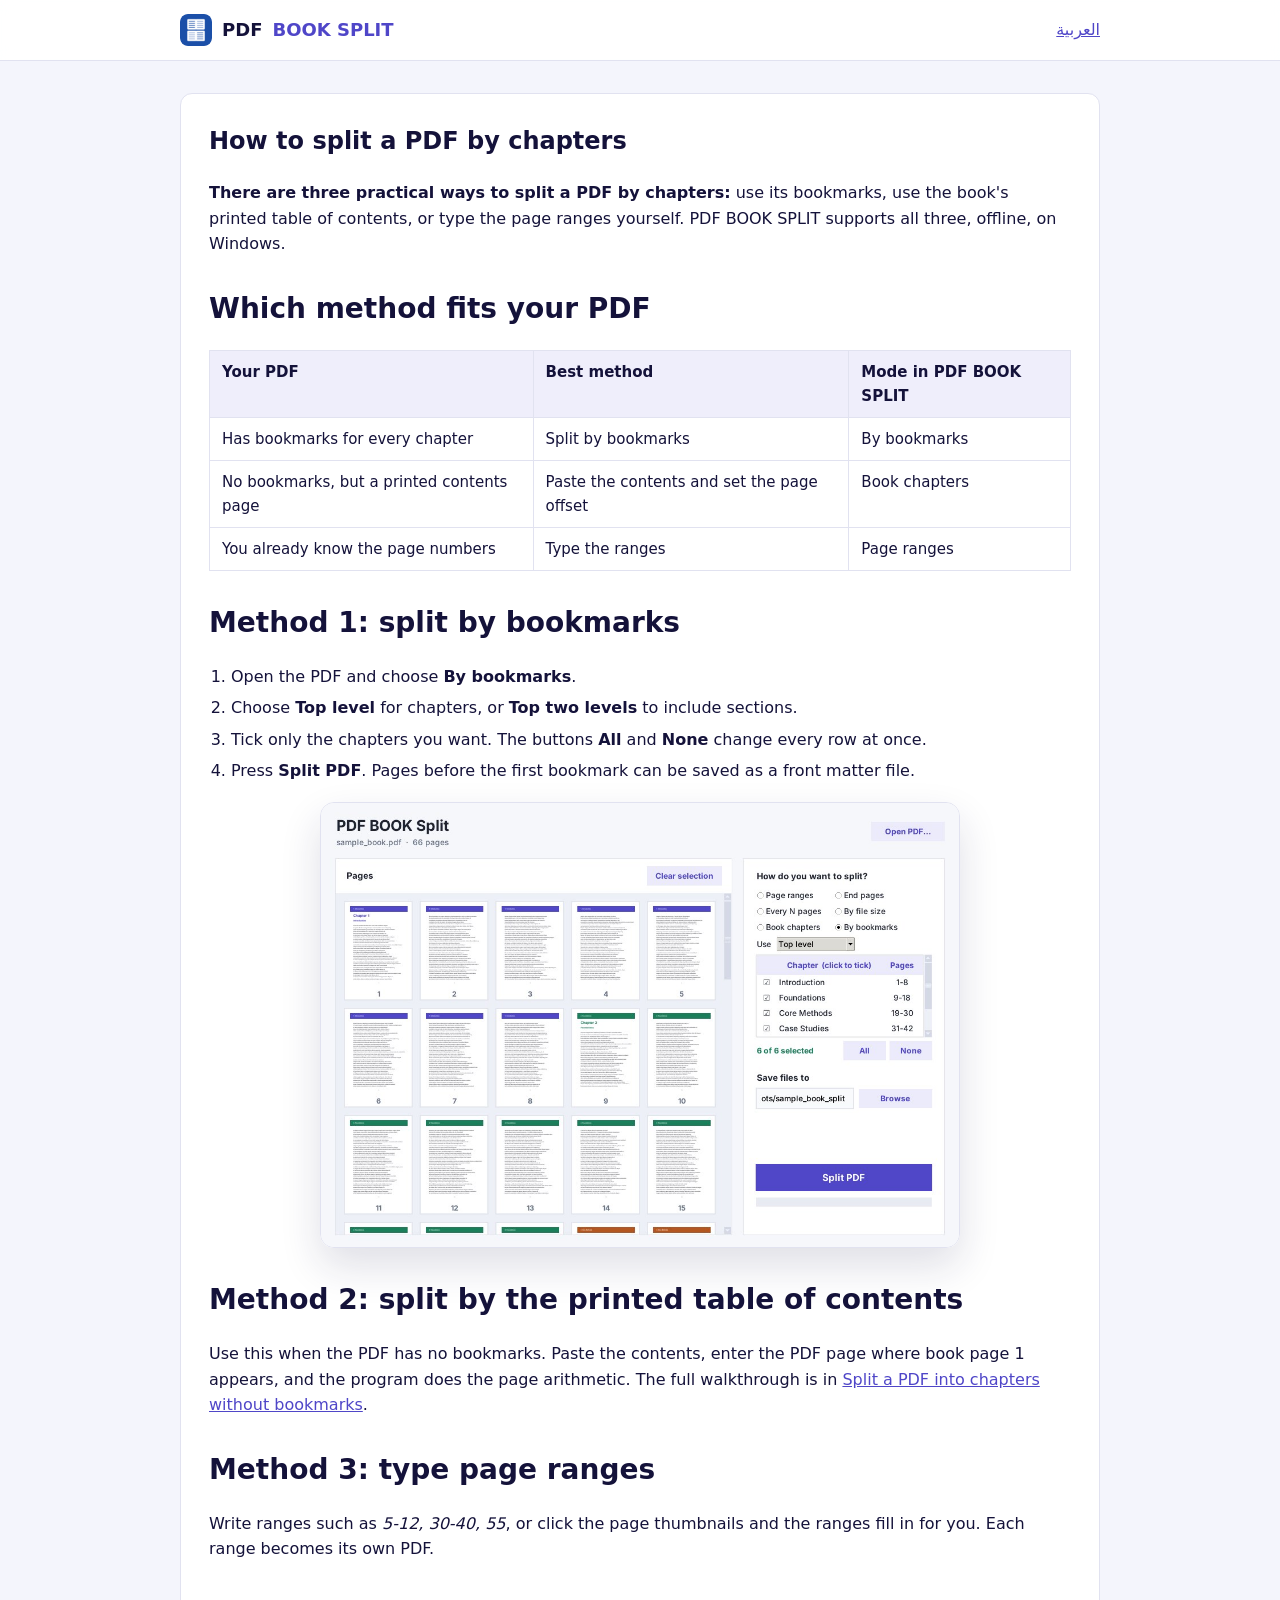
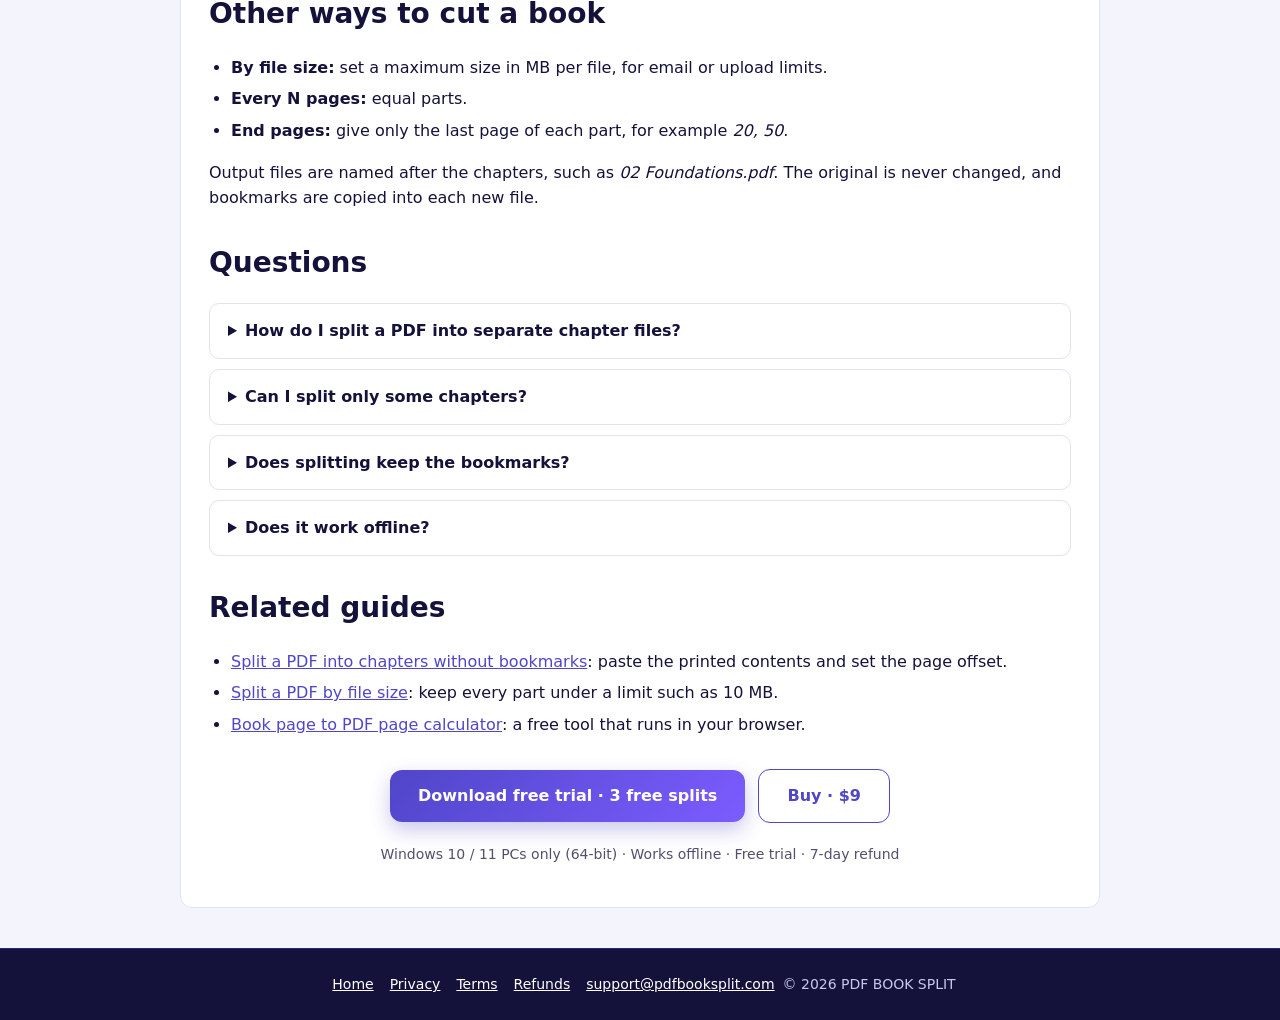
<file: split-pdf-by-chapters.html>
<!doctype html>
<html lang="en">
<head>
<meta charset="utf-8">
<meta name="viewport" content="width=device-width,initial-scale=1">
<title>How to Split a PDF by Chapters (3 Ways) – PDF BOOK SPLIT</title>
<meta name="description" content="Three ways to split a PDF by chapters: from bookmarks, from the printed table of contents, or by page ranges. Offline Windows program.">
<link rel="canonical" href="https://pdfbooksplit.com/split-pdf-by-chapters">
<link rel="alternate" hreflang="en" href="https://pdfbooksplit.com/split-pdf-by-chapters">
<link rel="stylesheet" href="style.css?v=5">
<meta property="og:type" content="article">
<meta property="og:site_name" content="PDF BOOK SPLIT">
<meta property="og:title" content="How to Split a PDF by Chapters (3 Ways) – PDF BOOK SPLIT">
<meta property="og:description" content="Three ways to split a PDF by chapters: from bookmarks, from the printed table of contents, or by page ranges. Offline Windows program.">
<meta property="og:url" content="https://pdfbooksplit.com/split-pdf-by-chapters">
<meta property="og:image" content="https://pdfbooksplit.com/images/og-cover.jpg">
<meta name="twitter:card" content="summary_large_image">
<script type="application/ld+json">
{"@context": "https://schema.org", "@type": "Article", "headline": "How to split a PDF by chapters", "description": "Three ways to split a PDF by chapters: from bookmarks, from the printed table of contents, or by page ranges. Offline Windows program.", "inLanguage": "en", "dateModified": "2026-10-19", "datePublished": "2026-10-19", "mainEntityOfPage": "https://pdfbooksplit.com/split-pdf-by-chapters", "image": "https://pdfbooksplit.com/images/og-cover.jpg", "author": {"@type": "Organization", "name": "PDF BOOK SPLIT", "url": "https://pdfbooksplit.com/"}, "publisher": {"@type": "Organization", "name": "PDF BOOK SPLIT", "url": "https://pdfbooksplit.com/"}}
</script>
<script type="application/ld+json">
{"@context": "https://schema.org", "@type": "FAQPage", "mainEntity": [{"@type": "Question", "name": "How do I split a PDF into separate chapter files?", "acceptedAnswer": {"@type": "Answer", "text": "Open the PDF in PDF BOOK SPLIT and pick a mode. Use By bookmarks if the PDF has them. If it does not, use Book chapters and paste the printed table of contents. Each chapter is saved as its own PDF."}}, {"@type": "Question", "name": "Can I split only some chapters?", "acceptedAnswer": {"@type": "Answer", "text": "Yes. In By bookmarks mode every chapter has a checkbox, so only the ones you tick are saved."}}, {"@type": "Question", "name": "Does splitting keep the bookmarks?", "acceptedAnswer": {"@type": "Answer", "text": "Yes. Bookmarks that belong to each part are copied into the new file."}}, {"@type": "Question", "name": "Does it work offline?", "acceptedAnswer": {"@type": "Answer", "text": "Yes. Nothing is uploaded and no account is needed."}}]}
</script>
<link rel="icon" href="/favicon.ico" sizes="any">
<link rel="icon" type="image/png" sizes="32x32" href="/favicon-32.png">
<link rel="apple-touch-icon" href="/images/apple-touch-icon.png">
</head>
<body>
<header class="nav"><div class="wrap">
<a class="brand" href="/"><img src="/images/icon.png" alt="" width="32" height="32">PDF <span>BOOK SPLIT</span></a>
<a href="ar-split-pdf-book-chapters">العربية</a>
</div></header>
<main><div class="wrap"><article class="doc">
<h1>How to split a PDF by chapters</h1>
<p><strong>There are three practical ways to split a PDF by chapters:</strong> use its bookmarks, use the book's printed table of contents, or type the page ranges yourself. PDF BOOK SPLIT supports all three, offline, on Windows.</p>

<h2>Which method fits your PDF</h2>
<table>
<tr><th>Your PDF</th><th>Best method</th><th>Mode in PDF BOOK SPLIT</th></tr>
<tr><td>Has bookmarks for every chapter</td><td>Split by bookmarks</td><td>By bookmarks</td></tr>
<tr><td>No bookmarks, but a printed contents page</td><td>Paste the contents and set the page offset</td><td>Book chapters</td></tr>
<tr><td>You already know the page numbers</td><td>Type the ranges</td><td>Page ranges</td></tr>
</table>

<h2>Method 1: split by bookmarks</h2>
<ol>
<li>Open the PDF and choose <strong>By bookmarks</strong>.</li>
<li>Choose <strong>Top level</strong> for chapters, or <strong>Top two levels</strong> to include sections.</li>
<li>Tick only the chapters you want. The buttons <strong>All</strong> and <strong>None</strong> change every row at once.</li>
<li>Press <strong>Split PDF</strong>. Pages before the first bookmark can be saved as a front matter file.</li>
</ol>
<img class="shot" src="images/app-bookmarks.jpg" alt="PDF BOOK SPLIT bookmarks mode with a list of chapters to tick" width="1120" height="780" loading="lazy" style="max-width:640px">

<h2>Method 2: split by the printed table of contents</h2>
<p>Use this when the PDF has no bookmarks. Paste the contents, enter the PDF page where book page 1 appears, and the program does the page arithmetic. The full walkthrough is in <a href="split-pdf-without-bookmarks">Split a PDF into chapters without bookmarks</a>.</p>

<h2>Method 3: type page ranges</h2>
<p>Write ranges such as <em>5-12, 30-40, 55</em>, or click the page thumbnails and the ranges fill in for you. Each range becomes its own PDF.</p>

<h2>Other ways to cut a book</h2>
<ul>
<li><strong>By file size:</strong> set a maximum size in MB per file, for email or upload limits.</li>
<li><strong>Every N pages:</strong> equal parts.</li>
<li><strong>End pages:</strong> give only the last page of each part, for example <em>20, 50</em>.</li>
</ul>
<p>Output files are named after the chapters, such as <em>02 Foundations.pdf</em>. The original is never changed, and bookmarks are copied into each new file.</p>
<h2>Questions</h2>
<details><summary>How do I split a PDF into separate chapter files?</summary><p>Open the PDF in PDF BOOK SPLIT and pick a mode. Use By bookmarks if the PDF has them. If it does not, use Book chapters and paste the printed table of contents. Each chapter is saved as its own PDF.</p></details>
<details><summary>Can I split only some chapters?</summary><p>Yes. In By bookmarks mode every chapter has a checkbox, so only the ones you tick are saved.</p></details>
<details><summary>Does splitting keep the bookmarks?</summary><p>Yes. Bookmarks that belong to each part are copied into the new file.</p></details>
<details><summary>Does it work offline?</summary><p>Yes. Nothing is uploaded and no account is needed.</p></details>

<h2>Related guides</h2>
<ul class="related">
<li><a href="split-pdf-without-bookmarks">Split a PDF into chapters without bookmarks</a>: paste the printed contents and set the page offset.</li>
<li><a href="split-pdf-by-size">Split a PDF by file size</a>: keep every part under a limit such as 10 MB.</li>
<li><a href="page-number-offset-calculator">Book page to PDF page calculator</a>: a free tool that runs in your browser.</li>
</ul>
<p style="text-align:center;margin-top:28px"><a class="btn" data-gate="trial" href="https://payhip.com/b/svyUx">Download free trial · 3 free splits</a> <a class="btn alt" data-gate="buy" href="https://payhip.com/b/KgGHx">Buy · $9</a></p>
<p class="note" style="text-align:center">Windows 10 / 11 PCs only (64-bit) · Works offline · Free trial · 7-day refund</p>
</article></div></main>
<footer><div class="wrap">
<a href="/">Home</a><a href="privacy">Privacy</a><a href="terms">Terms</a><a href="refund">Refunds</a><a href="mailto:support@pdfbooksplit.com">support@pdfbooksplit.com</a>
<div>© 2026 PDF BOOK SPLIT</div>
</div></footer>
<script src="/gate.js" defer></script>
</body>
</html>
</file>
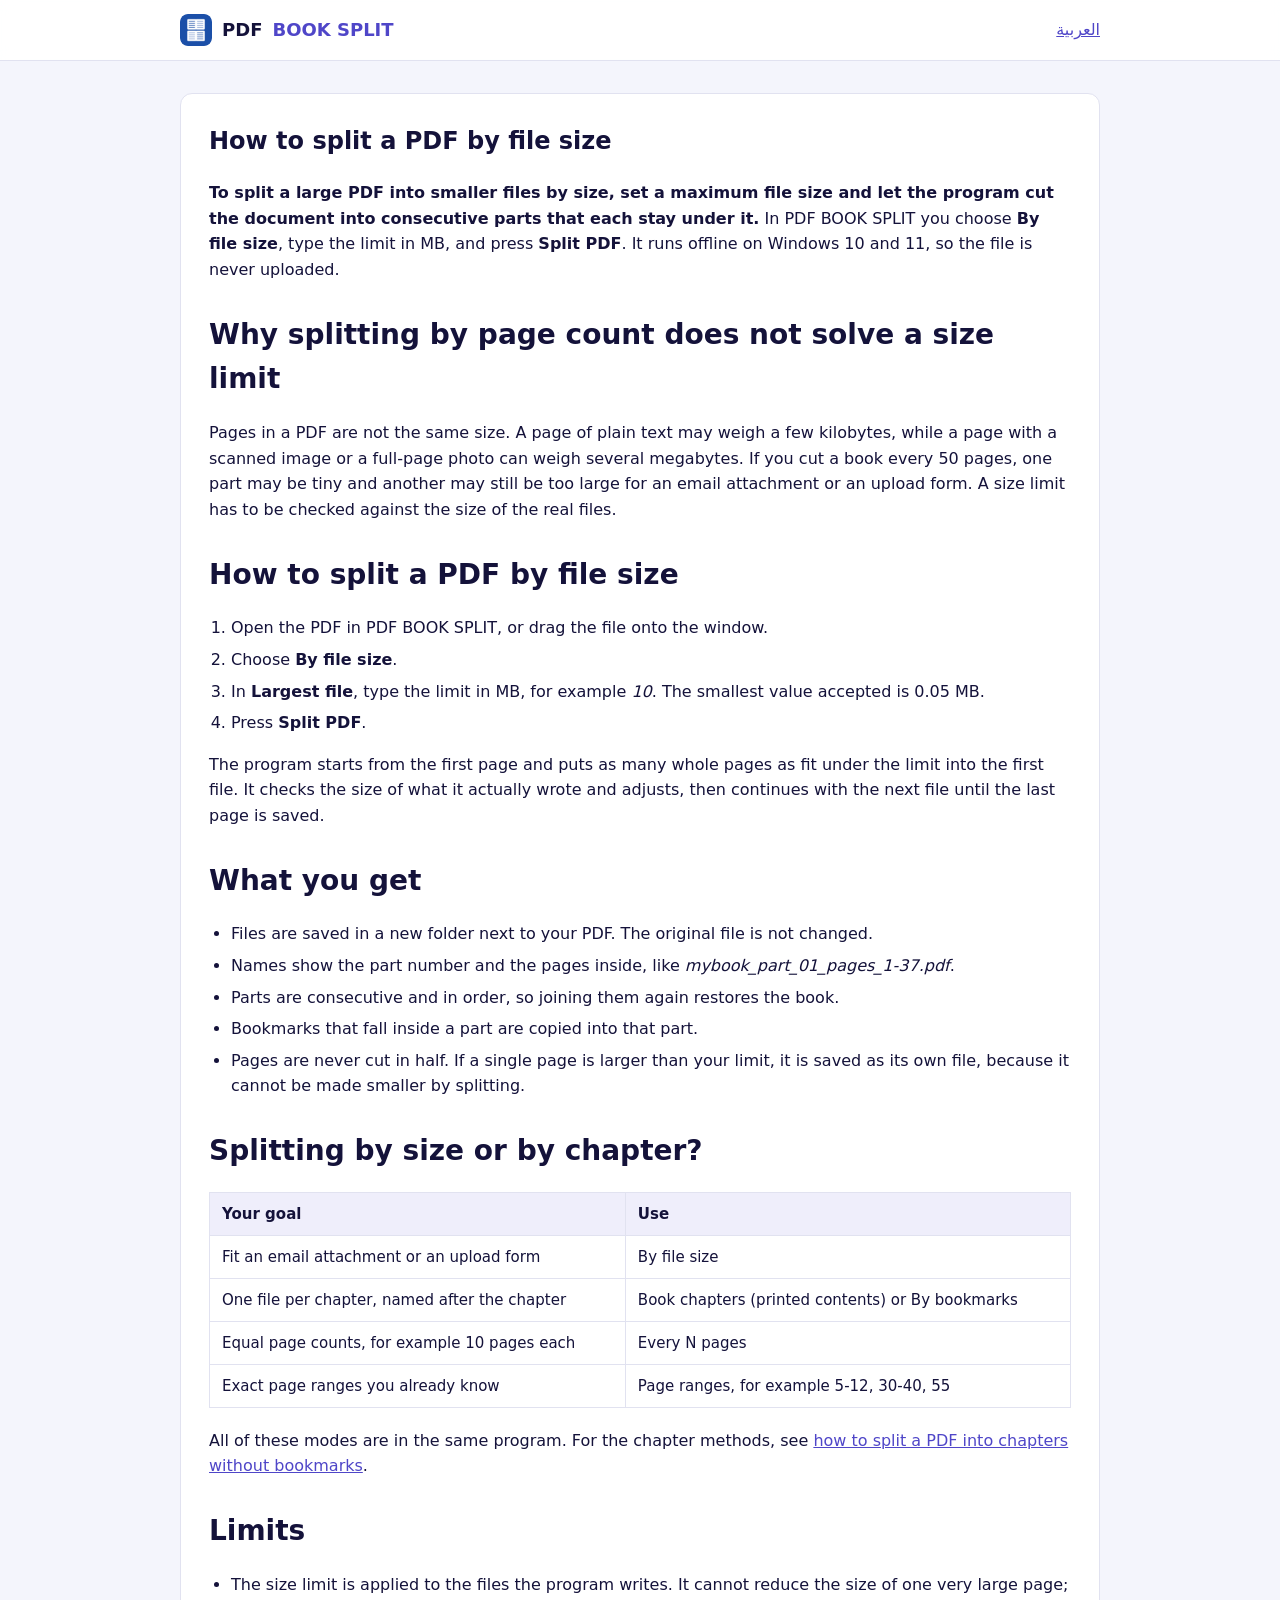
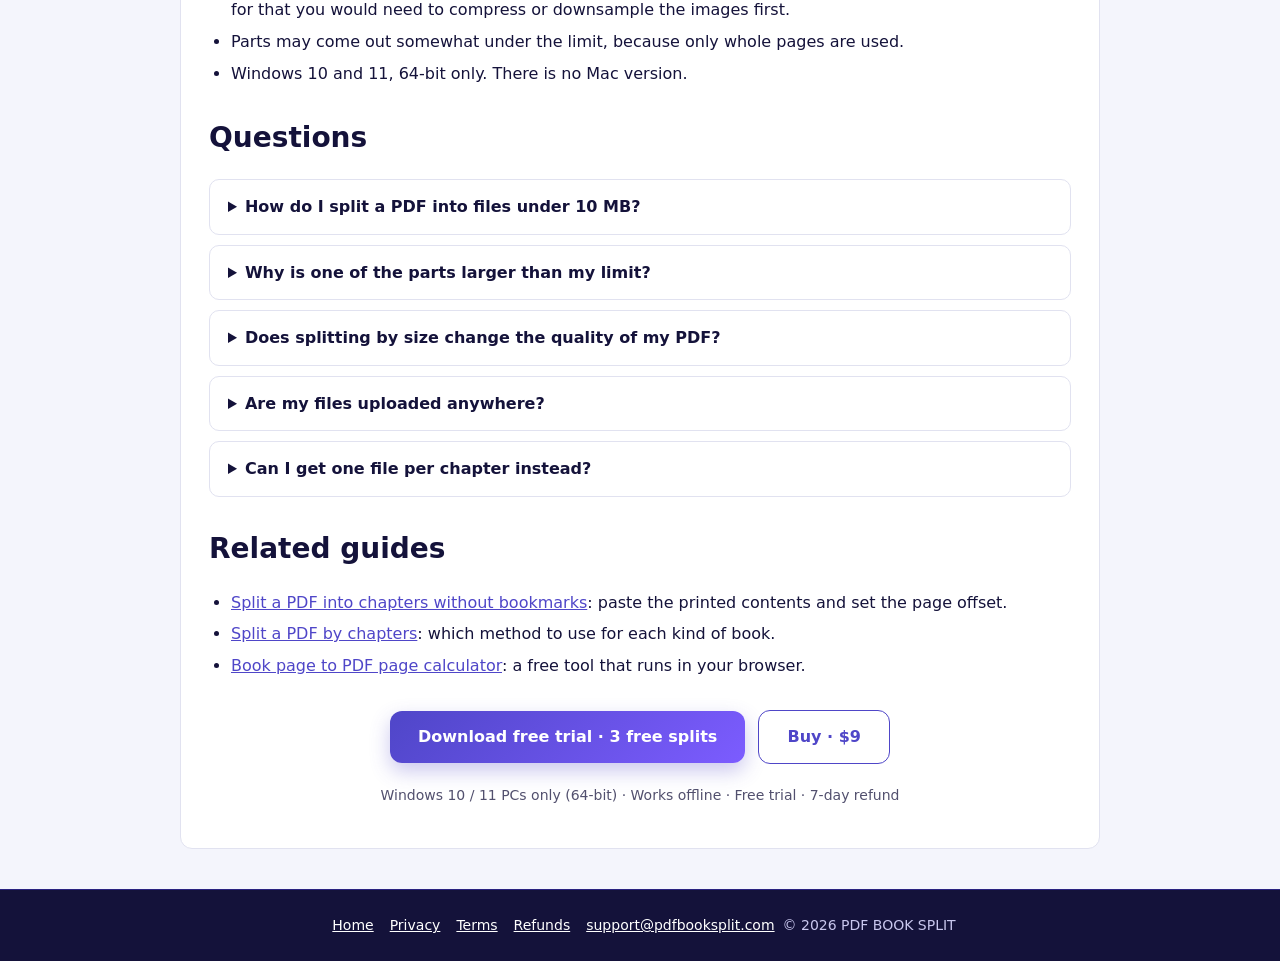
<file: split-pdf-by-size.html>
<!doctype html>
<html lang="en">
<head>
<meta charset="utf-8">
<meta name="viewport" content="width=device-width,initial-scale=1">
<title>Split a PDF by File Size (MB) on Windows, Offline – PDF BOOK SPLIT</title>
<meta name="description" content="How to split a large PDF into parts that each stay under a size limit such as 10 MB, with whole pages and no upload. Windows program that works offline.">
<link rel="canonical" href="https://pdfbooksplit.com/split-pdf-by-size">
<link rel="alternate" hreflang="en" href="https://pdfbooksplit.com/split-pdf-by-size">
<link rel="alternate" hreflang="ar" href="https://pdfbooksplit.com/ar-split-pdf-by-size">
<link rel="alternate" hreflang="x-default" href="https://pdfbooksplit.com/split-pdf-by-size">
<link rel="stylesheet" href="style.css?v=5">
<meta property="og:type" content="article">
<meta property="og:site_name" content="PDF BOOK SPLIT">
<meta property="og:title" content="Split a PDF by File Size (MB) on Windows, Offline – PDF BOOK SPLIT">
<meta property="og:description" content="How to split a large PDF into parts that each stay under a size limit such as 10 MB, with whole pages and no upload. Windows program that works offline.">
<meta property="og:url" content="https://pdfbooksplit.com/split-pdf-by-size">
<meta property="og:image" content="https://pdfbooksplit.com/images/og-cover.jpg">
<meta name="twitter:card" content="summary_large_image">
<script type="application/ld+json">
{"@context": "https://schema.org", "@type": "Article", "headline": "How to split a PDF by file size", "description": "How to split a large PDF into parts that each stay under a size limit such as 10 MB, with whole pages and no upload. Windows program that works offline.", "inLanguage": "en", "dateModified": "2026-10-19", "datePublished": "2026-10-19", "mainEntityOfPage": "https://pdfbooksplit.com/split-pdf-by-size", "image": "https://pdfbooksplit.com/images/og-cover.jpg", "author": {"@type": "Organization", "name": "PDF BOOK SPLIT", "url": "https://pdfbooksplit.com/"}, "publisher": {"@type": "Organization", "name": "PDF BOOK SPLIT", "url": "https://pdfbooksplit.com/"}}
</script>
<script type="application/ld+json">
{"@context": "https://schema.org", "@type": "FAQPage", "mainEntity": [{"@type": "Question", "name": "How do I split a PDF into files under 10 MB?", "acceptedAnswer": {"@type": "Answer", "text": "Open the PDF in PDF BOOK SPLIT, choose By file size, type 10 in the Largest file box and press Split PDF. Each saved file stays under 10 MB, built from whole consecutive pages."}}, {"@type": "Question", "name": "Why is one of the parts larger than my limit?", "acceptedAnswer": {"@type": "Answer", "text": "A part can only be larger than the limit when it consists of a single page that is itself larger than the limit. A page cannot be divided, so it is saved alone."}}, {"@type": "Question", "name": "Does splitting by size change the quality of my PDF?", "acceptedAnswer": {"@type": "Answer", "text": "The pages are copied into new files, not re-rendered or compressed, so text and images are kept as they are. Nothing is compressed, so the parts together can be slightly larger than the original, because shared items such as fonts are repeated in each part."}}, {"@type": "Question", "name": "Are my files uploaded anywhere?", "acceptedAnswer": {"@type": "Answer", "text": "No. The splitting happens on your computer. There is no account and no upload."}}, {"@type": "Question", "name": "Can I get one file per chapter instead?", "acceptedAnswer": {"@type": "Answer", "text": "Yes. Use the Book chapters mode with the printed table of contents, or By bookmarks if the PDF has bookmarks."}}]}
</script>
<link rel="icon" href="/favicon.ico" sizes="any">
<link rel="icon" type="image/png" sizes="32x32" href="/favicon-32.png">
<link rel="apple-touch-icon" href="/images/apple-touch-icon.png">
</head>
<body>
<header class="nav"><div class="wrap">
<a class="brand" href="/"><img src="/images/icon.png" alt="" width="32" height="32">PDF <span>BOOK SPLIT</span></a>
<a href="ar-split-pdf-by-size">العربية</a>
</div></header>
<main><div class="wrap"><article class="doc">
<h1>How to split a PDF by file size</h1>
<p><strong>To split a large PDF into smaller files by size, set a maximum file size and let the program cut the document into consecutive parts that each stay under it.</strong> In PDF BOOK SPLIT you choose <strong>By file size</strong>, type the limit in MB, and press <strong>Split PDF</strong>. It runs offline on Windows 10 and 11, so the file is never uploaded.</p>

<h2>Why splitting by page count does not solve a size limit</h2>
<p>Pages in a PDF are not the same size. A page of plain text may weigh a few kilobytes, while a page with a scanned image or a full-page photo can weigh several megabytes. If you cut a book every 50 pages, one part may be tiny and another may still be too large for an email attachment or an upload form. A size limit has to be checked against the size of the real files.</p>

<h2>How to split a PDF by file size</h2>
<ol>
<li>Open the PDF in PDF BOOK SPLIT, or drag the file onto the window.</li>
<li>Choose <strong>By file size</strong>.</li>
<li>In <strong>Largest file</strong>, type the limit in MB, for example <em>10</em>. The smallest value accepted is 0.05 MB.</li>
<li>Press <strong>Split PDF</strong>.</li>
</ol>
<p>The program starts from the first page and puts as many whole pages as fit under the limit into the first file. It checks the size of what it actually wrote and adjusts, then continues with the next file until the last page is saved.</p>

<h2>What you get</h2>
<ul>
<li>Files are saved in a new folder next to your PDF. The original file is not changed.</li>
<li>Names show the part number and the pages inside, like <em>mybook_part_01_pages_1-37.pdf</em>.</li>
<li>Parts are consecutive and in order, so joining them again restores the book.</li>
<li>Bookmarks that fall inside a part are copied into that part.</li>
<li>Pages are never cut in half. If a single page is larger than your limit, it is saved as its own file, because it cannot be made smaller by splitting.</li>
</ul>

<h2>Splitting by size or by chapter?</h2>
<table>
<tr><th>Your goal</th><th>Use</th></tr>
<tr><td>Fit an email attachment or an upload form</td><td>By file size</td></tr>
<tr><td>One file per chapter, named after the chapter</td><td>Book chapters (printed contents) or By bookmarks</td></tr>
<tr><td>Equal page counts, for example 10 pages each</td><td>Every N pages</td></tr>
<tr><td>Exact page ranges you already know</td><td>Page ranges, for example 5-12, 30-40, 55</td></tr>
</table>
<p>All of these modes are in the same program. For the chapter methods, see <a href="split-pdf-without-bookmarks">how to split a PDF into chapters without bookmarks</a>.</p>

<h2>Limits</h2>
<ul>
<li>The size limit is applied to the files the program writes. It cannot reduce the size of one very large page; for that you would need to compress or downsample the images first.</li>
<li>Parts may come out somewhat under the limit, because only whole pages are used.</li>
<li>Windows 10 and 11, 64-bit only. There is no Mac version.</li>
</ul>
<h2>Questions</h2>
<details><summary>How do I split a PDF into files under 10 MB?</summary><p>Open the PDF in PDF BOOK SPLIT, choose By file size, type 10 in the Largest file box and press Split PDF. Each saved file stays under 10 MB, built from whole consecutive pages.</p></details>
<details><summary>Why is one of the parts larger than my limit?</summary><p>A part can only be larger than the limit when it consists of a single page that is itself larger than the limit. A page cannot be divided, so it is saved alone.</p></details>
<details><summary>Does splitting by size change the quality of my PDF?</summary><p>The pages are copied into new files, not re-rendered or compressed, so text and images are kept as they are. Nothing is compressed, so the parts together can be slightly larger than the original, because shared items such as fonts are repeated in each part.</p></details>
<details><summary>Are my files uploaded anywhere?</summary><p>No. The splitting happens on your computer. There is no account and no upload.</p></details>
<details><summary>Can I get one file per chapter instead?</summary><p>Yes. Use the Book chapters mode with the printed table of contents, or By bookmarks if the PDF has bookmarks.</p></details>

<h2>Related guides</h2>
<ul class="related">
<li><a href="split-pdf-without-bookmarks">Split a PDF into chapters without bookmarks</a>: paste the printed contents and set the page offset.</li>
<li><a href="split-pdf-by-chapters">Split a PDF by chapters</a>: which method to use for each kind of book.</li>
<li><a href="page-number-offset-calculator">Book page to PDF page calculator</a>: a free tool that runs in your browser.</li>
</ul>
<p style="text-align:center;margin-top:28px"><a class="btn" data-gate="trial" href="https://payhip.com/b/svyUx">Download free trial · 3 free splits</a> <a class="btn alt" data-gate="buy" href="https://payhip.com/b/KgGHx">Buy · $9</a></p>
<p class="note" style="text-align:center">Windows 10 / 11 PCs only (64-bit) · Works offline · Free trial · 7-day refund</p>
</article></div></main>
<footer><div class="wrap">
<a href="/">Home</a><a href="privacy">Privacy</a><a href="terms">Terms</a><a href="refund">Refunds</a><a href="mailto:support@pdfbooksplit.com">support@pdfbooksplit.com</a>
<div>© 2026 PDF BOOK SPLIT</div>
</div></footer>
<script src="/gate.js" defer></script>
</body>
</html>
</file>
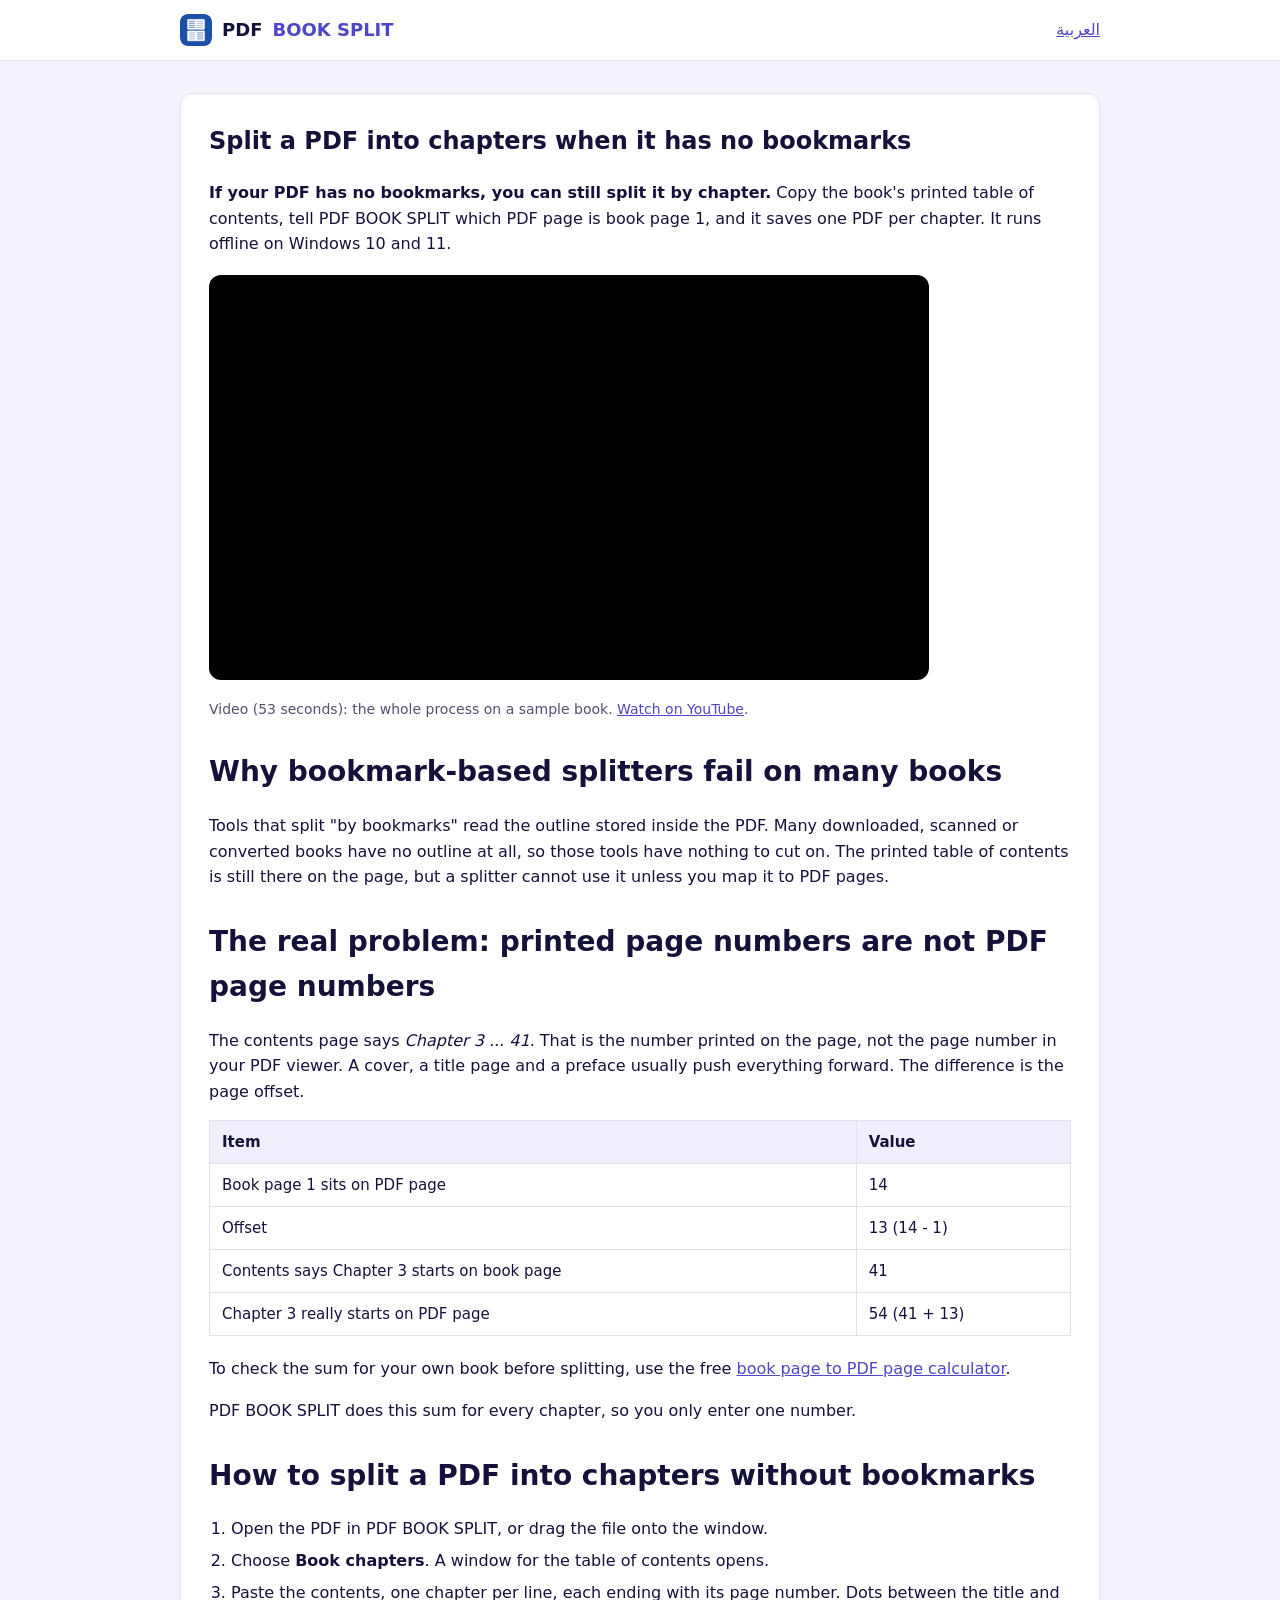
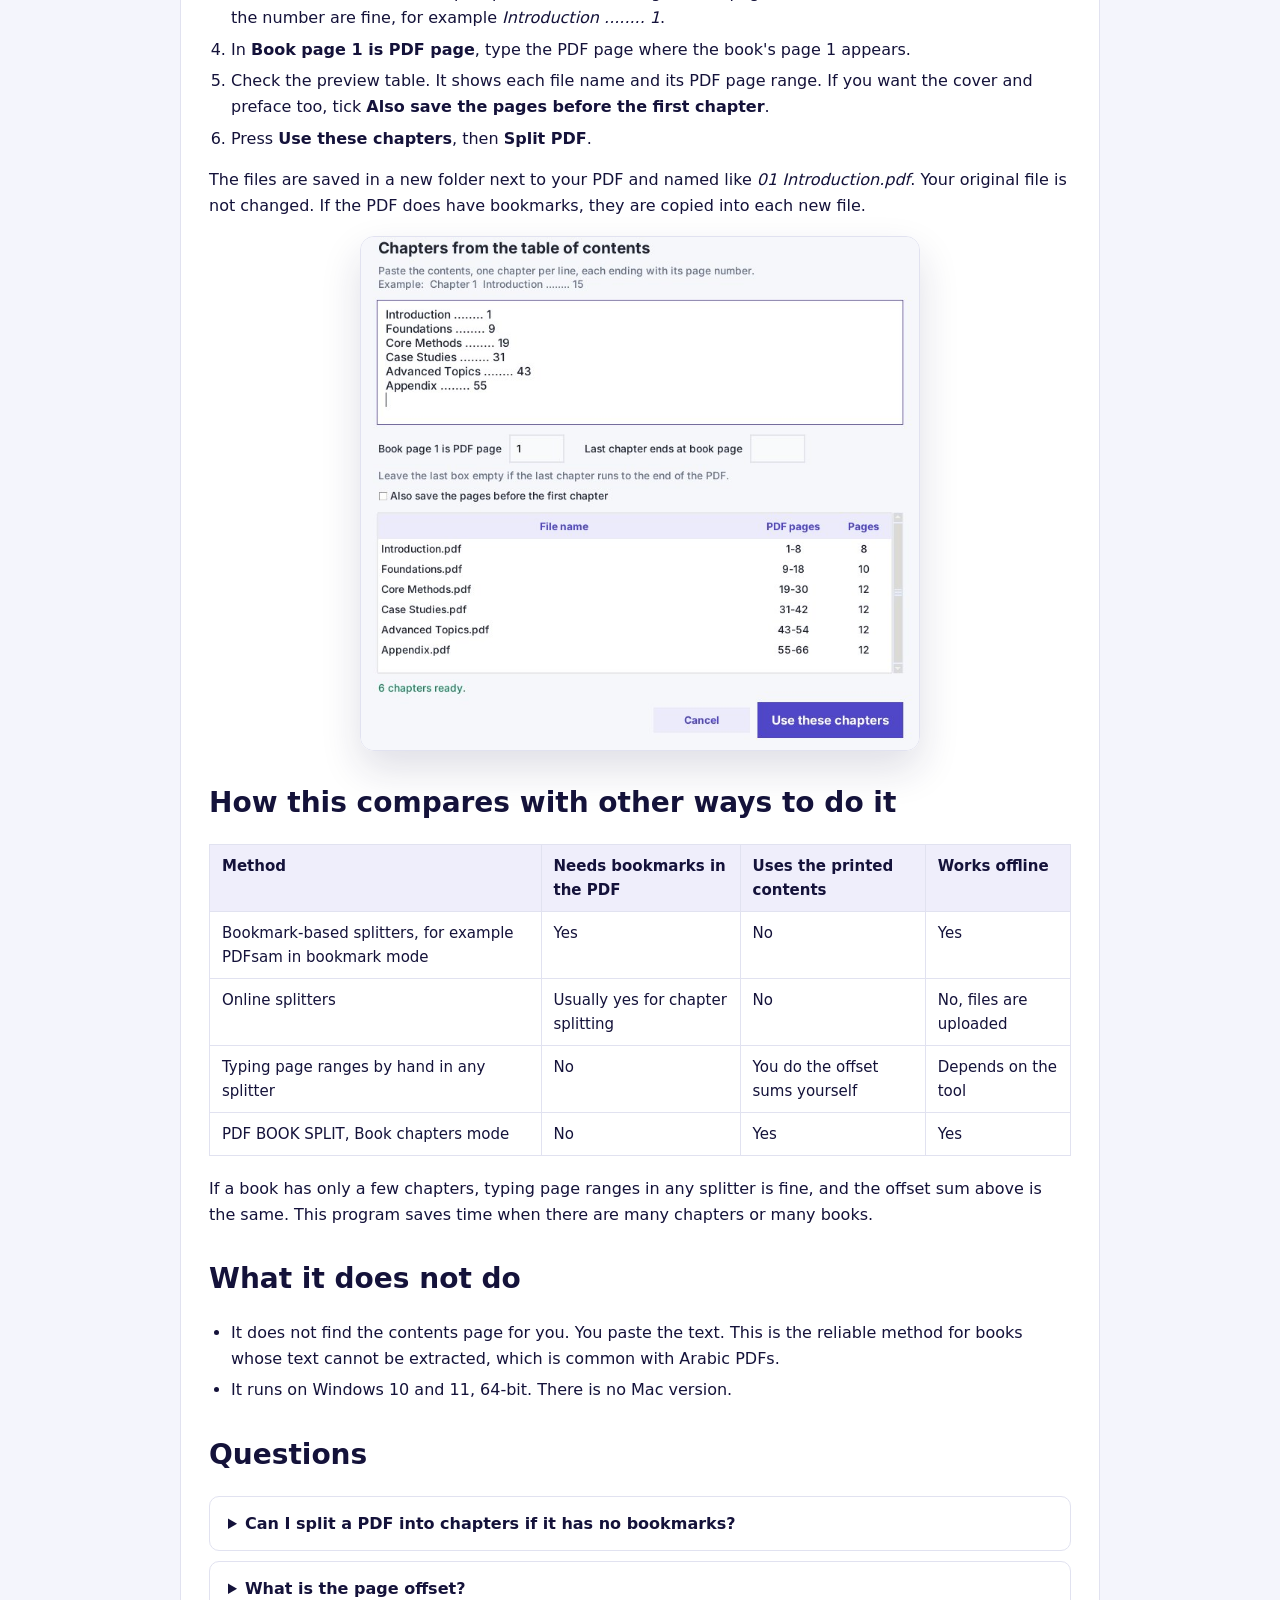
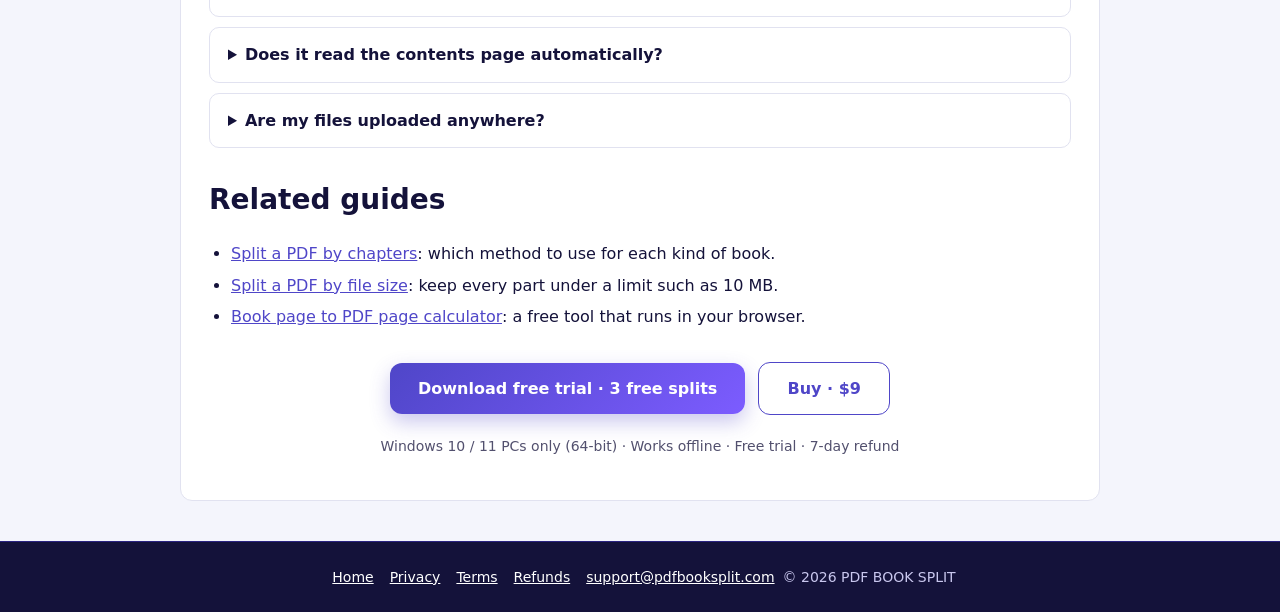
<file: split-pdf-without-bookmarks.html>
<!doctype html>
<html lang="en">
<head>
<meta charset="utf-8">
<meta name="viewport" content="width=device-width,initial-scale=1">
<title>Split a PDF Into Chapters Without Bookmarks – PDF BOOK SPLIT</title>
<meta name="description" content="Split a PDF into chapters even when it has no bookmarks: paste the printed table of contents, enter the page offset, and get one file per chapter. Offline, Windows.">
<link rel="canonical" href="https://pdfbooksplit.com/split-pdf-without-bookmarks">
<link rel="alternate" hreflang="en" href="https://pdfbooksplit.com/split-pdf-without-bookmarks">
<link rel="alternate" hreflang="ar" href="https://pdfbooksplit.com/ar-split-pdf-book-chapters">
<link rel="alternate" hreflang="x-default" href="https://pdfbooksplit.com/split-pdf-without-bookmarks">
<link rel="stylesheet" href="style.css?v=5">
<meta property="og:type" content="article">
<meta property="og:site_name" content="PDF BOOK SPLIT">
<meta property="og:title" content="Split a PDF Into Chapters Without Bookmarks – PDF BOOK SPLIT">
<meta property="og:description" content="Split a PDF into chapters even when it has no bookmarks: paste the printed table of contents, enter the page offset, and get one file per chapter. Offline, Windows.">
<meta property="og:url" content="https://pdfbooksplit.com/split-pdf-without-bookmarks">
<meta property="og:image" content="https://pdfbooksplit.com/images/og-cover.jpg">
<meta name="twitter:card" content="summary_large_image">
<script type="application/ld+json">
{"@context": "https://schema.org", "@type": "Article", "headline": "Split a PDF into chapters when it has no bookmarks", "description": "Split a PDF into chapters even when it has no bookmarks: paste the printed table of contents, enter the page offset, and get one file per chapter. Offline, Windows.", "inLanguage": "en", "dateModified": "2026-10-19", "datePublished": "2026-10-19", "mainEntityOfPage": "https://pdfbooksplit.com/split-pdf-without-bookmarks", "image": "https://pdfbooksplit.com/images/og-cover.jpg", "author": {"@type": "Organization", "name": "PDF BOOK SPLIT", "url": "https://pdfbooksplit.com/"}, "publisher": {"@type": "Organization", "name": "PDF BOOK SPLIT", "url": "https://pdfbooksplit.com/"}}
</script>
<script type="application/ld+json">
{"@context": "https://schema.org", "@type": "FAQPage", "mainEntity": [{"@type": "Question", "name": "Can I split a PDF into chapters if it has no bookmarks?", "acceptedAnswer": {"@type": "Answer", "text": "Yes. In PDF BOOK SPLIT, choose Book chapters, paste the printed table of contents and enter which PDF page is book page 1. The program converts the printed page numbers to PDF pages and saves one file per chapter."}}, {"@type": "Question", "name": "What is the page offset?", "acceptedAnswer": {"@type": "Answer", "text": "It is the difference between the page number printed in the book and the page number in the PDF. If book page 1 is on PDF page 14, the offset is 13, so book page 41 is PDF page 54."}}, {"@type": "Question", "name": "Does it read the contents page automatically?", "acceptedAnswer": {"@type": "Answer", "text": "No. You paste the contents text yourself. This works for scanned books and for PDFs whose text cannot be extracted."}}, {"@type": "Question", "name": "Are my files uploaded anywhere?", "acceptedAnswer": {"@type": "Answer", "text": "No. Splitting happens entirely on your computer, with no account and no upload."}}]}
</script>
<link rel="icon" href="/favicon.ico" sizes="any">
<link rel="icon" type="image/png" sizes="32x32" href="/favicon-32.png">
<link rel="apple-touch-icon" href="/images/apple-touch-icon.png">
<script type="application/ld+json">
{"@context": "https://schema.org", "@type": "VideoObject", "name": "How to Split a PDF Book into Chapters Without Bookmarks (Windows, Offline)", "description": "Demo: split a PDF book that has no bookmarks into one PDF per chapter by pasting the printed table of contents and entering the page offset.", "thumbnailUrl": ["https://i.ytimg.com/vi/aueXRl4oe9s/maxresdefault.jpg"], "uploadDate": "2026-10-19", "duration": "PT53S", "embedUrl": "https://www.youtube.com/embed/aueXRl4oe9s", "contentUrl": "https://youtu.be/aueXRl4oe9s"}
</script>
</head>
<body>
<header class="nav"><div class="wrap">
<a class="brand" href="/"><img src="/images/icon.png" alt="" width="32" height="32">PDF <span>BOOK SPLIT</span></a>
<a href="ar-split-pdf-book-chapters">العربية</a>
</div></header>
<main><div class="wrap"><article class="doc">
<h1>Split a PDF into chapters when it has no bookmarks</h1>
<p><strong>If your PDF has no bookmarks, you can still split it by chapter.</strong> Copy the book's printed table of contents, tell PDF BOOK SPLIT which PDF page is book page 1, and it saves one PDF per chapter. It runs offline on Windows 10 and 11.</p>
<div class="video"><iframe src="https://www.youtube-nocookie.com/embed/aueXRl4oe9s" title="How to split a PDF book into chapters without bookmarks" loading="lazy" allow="accelerometer; encrypted-media; picture-in-picture" allowfullscreen referrerpolicy="strict-origin-when-cross-origin"></iframe></div>
<p class="note">Video (53 seconds): the whole process on a sample book. <a href="https://youtu.be/aueXRl4oe9s">Watch on YouTube</a>.</p>


<h2>Why bookmark-based splitters fail on many books</h2>
<p>Tools that split "by bookmarks" read the outline stored inside the PDF. Many downloaded, scanned or converted books have no outline at all, so those tools have nothing to cut on. The printed table of contents is still there on the page, but a splitter cannot use it unless you map it to PDF pages.</p>

<h2>The real problem: printed page numbers are not PDF page numbers</h2>
<p>The contents page says <em>Chapter 3 ... 41</em>. That is the number printed on the page, not the page number in your PDF viewer. A cover, a title page and a preface usually push everything forward. The difference is the page offset.</p>
<table>
<tr><th>Item</th><th>Value</th></tr>
<tr><td>Book page 1 sits on PDF page</td><td>14</td></tr>
<tr><td>Offset</td><td>13 (14 - 1)</td></tr>
<tr><td>Contents says Chapter 3 starts on book page</td><td>41</td></tr>
<tr><td>Chapter 3 really starts on PDF page</td><td>54 (41 + 13)</td></tr>
</table>
<p>To check the sum for your own book before splitting, use the free <a href="page-number-offset-calculator">book page to PDF page calculator</a>.</p>
<p>PDF BOOK SPLIT does this sum for every chapter, so you only enter one number.</p>

<h2>How to split a PDF into chapters without bookmarks</h2>
<ol>
<li>Open the PDF in PDF BOOK SPLIT, or drag the file onto the window.</li>
<li>Choose <strong>Book chapters</strong>. A window for the table of contents opens.</li>
<li>Paste the contents, one chapter per line, each ending with its page number. Dots between the title and the number are fine, for example <em>Introduction ........ 1</em>.</li>
<li>In <strong>Book page 1 is PDF page</strong>, type the PDF page where the book's page 1 appears.</li>
<li>Check the preview table. It shows each file name and its PDF page range. If you want the cover and preface too, tick <strong>Also save the pages before the first chapter</strong>.</li>
<li>Press <strong>Use these chapters</strong>, then <strong>Split PDF</strong>.</li>
</ol>
<p>The files are saved in a new folder next to your PDF and named like <em>01 Introduction.pdf</em>. Your original file is not changed. If the PDF does have bookmarks, they are copied into each new file.</p>
<img class="shot" src="images/app-chapters.jpg" alt="PDF BOOK SPLIT chapter window with a pasted table of contents and the preview of chapter page ranges" width="746" height="686" loading="lazy" style="max-width:560px">

<h2>How this compares with other ways to do it</h2>
<table>
<tr><th>Method</th><th>Needs bookmarks in the PDF</th><th>Uses the printed contents</th><th>Works offline</th></tr>
<tr><td>Bookmark-based splitters, for example PDFsam in bookmark mode</td><td>Yes</td><td>No</td><td>Yes</td></tr>
<tr><td>Online splitters</td><td>Usually yes for chapter splitting</td><td>No</td><td>No, files are uploaded</td></tr>
<tr><td>Typing page ranges by hand in any splitter</td><td>No</td><td>You do the offset sums yourself</td><td>Depends on the tool</td></tr>
<tr><td>PDF BOOK SPLIT, Book chapters mode</td><td>No</td><td>Yes</td><td>Yes</td></tr>
</table>
<p>If a book has only a few chapters, typing page ranges in any splitter is fine, and the offset sum above is the same. This program saves time when there are many chapters or many books.</p>

<h2>What it does not do</h2>
<ul>
<li>It does not find the contents page for you. You paste the text. This is the reliable method for books whose text cannot be extracted, which is common with Arabic PDFs.</li>
<li>It runs on Windows 10 and 11, 64-bit. There is no Mac version.</li>
</ul>
<h2>Questions</h2>
<details><summary>Can I split a PDF into chapters if it has no bookmarks?</summary><p>Yes. In PDF BOOK SPLIT, choose Book chapters, paste the printed table of contents and enter which PDF page is book page 1. The program converts the printed page numbers to PDF pages and saves one file per chapter.</p></details>
<details><summary>What is the page offset?</summary><p>It is the difference between the page number printed in the book and the page number in the PDF. If book page 1 is on PDF page 14, the offset is 13, so book page 41 is PDF page 54.</p></details>
<details><summary>Does it read the contents page automatically?</summary><p>No. You paste the contents text yourself. This works for scanned books and for PDFs whose text cannot be extracted.</p></details>
<details><summary>Are my files uploaded anywhere?</summary><p>No. Splitting happens entirely on your computer, with no account and no upload.</p></details>

<h2>Related guides</h2>
<ul class="related">
<li><a href="split-pdf-by-chapters">Split a PDF by chapters</a>: which method to use for each kind of book.</li>
<li><a href="split-pdf-by-size">Split a PDF by file size</a>: keep every part under a limit such as 10 MB.</li>
<li><a href="page-number-offset-calculator">Book page to PDF page calculator</a>: a free tool that runs in your browser.</li>
</ul>
<p style="text-align:center;margin-top:28px"><a class="btn" data-gate="trial" href="https://payhip.com/b/svyUx">Download free trial · 3 free splits</a> <a class="btn alt" data-gate="buy" href="https://payhip.com/b/KgGHx">Buy · $9</a></p>
<p class="note" style="text-align:center">Windows 10 / 11 PCs only (64-bit) · Works offline · Free trial · 7-day refund</p>
</article></div></main>
<footer><div class="wrap">
<a href="/">Home</a><a href="privacy">Privacy</a><a href="terms">Terms</a><a href="refund">Refunds</a><a href="mailto:support@pdfbooksplit.com">support@pdfbooksplit.com</a>
<div>© 2026 PDF BOOK SPLIT</div>
</div></footer>
<script src="/gate.js" defer></script>
</body>
</html>
</file>
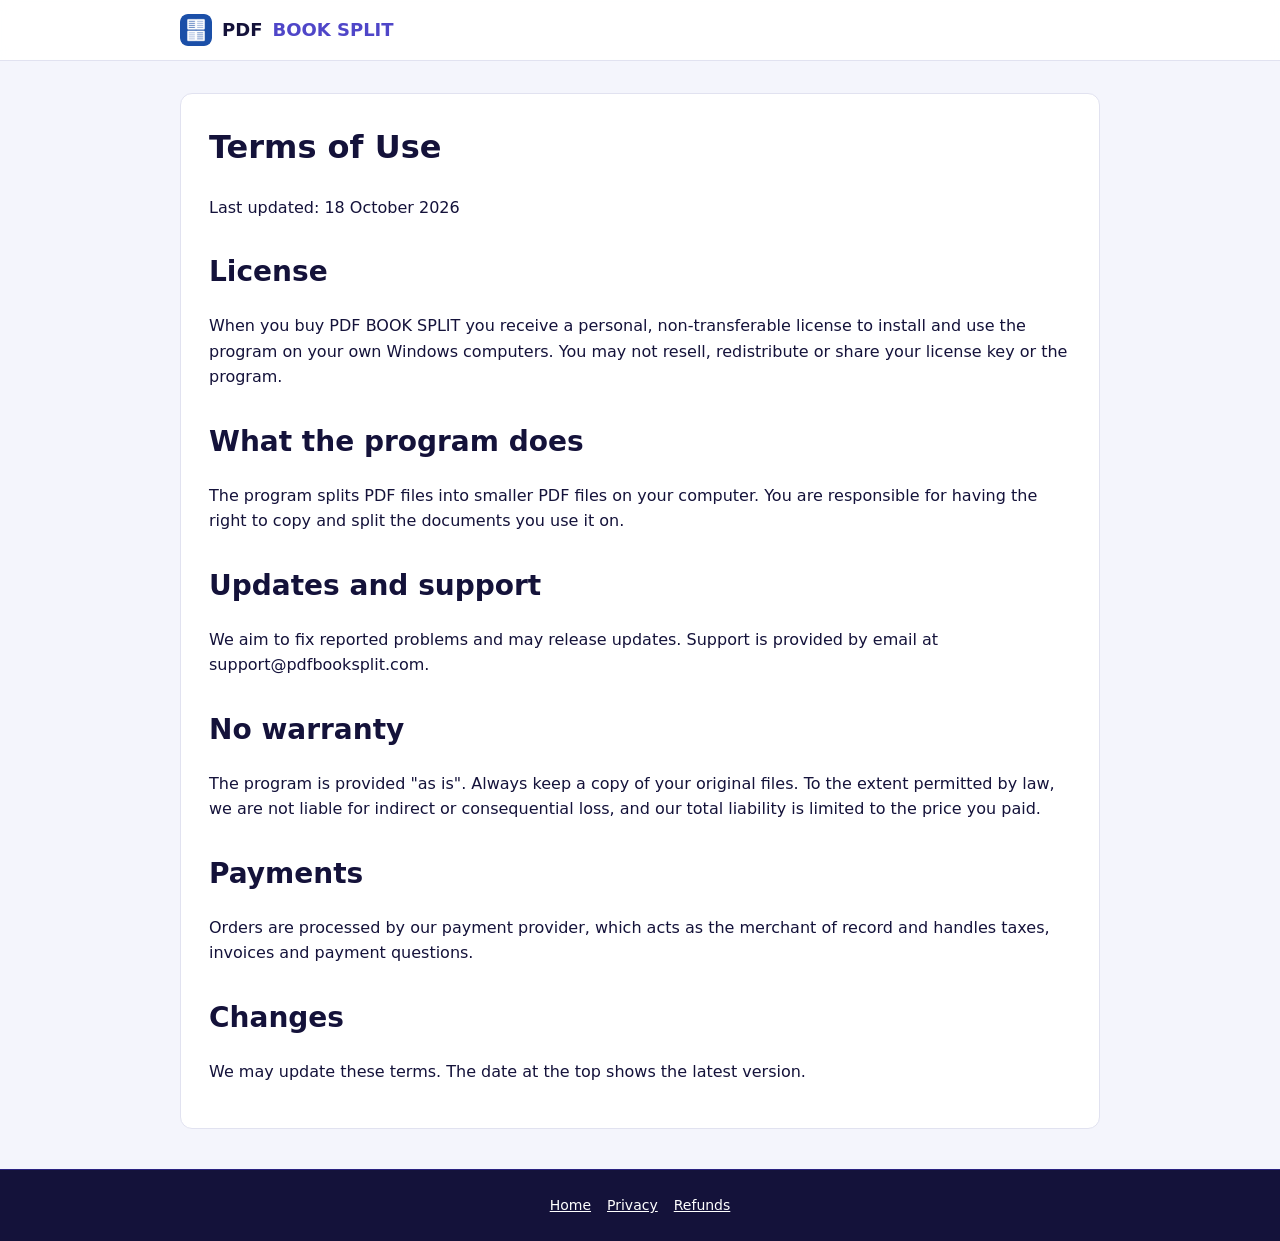
<file: terms.html>
<!doctype html>
<html lang="en">
<head>
<meta charset="utf-8">
<meta name="viewport" content="width=device-width,initial-scale=1">
<title>Terms of Use – PDF BOOK SPLIT</title>
<link rel="stylesheet" href="style.css?v=5">
<link rel="icon" href="/favicon.ico" sizes="any">
<link rel="icon" type="image/png" sizes="32x32" href="/favicon-32.png">
<link rel="apple-touch-icon" href="/images/apple-touch-icon.png">
</head>
<body>
<header class="nav"><div class="wrap"><a class="brand" href="/"><img src="/images/icon.png" alt="" width="32" height="32">PDF <span>BOOK SPLIT</span></a></div></header>
<div class="wrap"><div class="doc">
<h1>Terms of Use</h1>
<p>Last updated: 18 October 2026</p>
<h2>License</h2>
<p>When you buy PDF BOOK SPLIT you receive a personal, non-transferable license to install and use the program on your own Windows computers. You may not resell, redistribute or share your license key or the program.</p>
<h2>What the program does</h2>
<p>The program splits PDF files into smaller PDF files on your computer. You are responsible for having the right to copy and split the documents you use it on.</p>
<h2>Updates and support</h2>
<p>We aim to fix reported problems and may release updates. Support is provided by email at support@pdfbooksplit.com.</p>
<h2>No warranty</h2>
<p>The program is provided "as is". Always keep a copy of your original files. To the extent permitted by law, we are not liable for indirect or consequential loss, and our total liability is limited to the price you paid.</p>
<h2>Payments</h2>
<p>Orders are processed by our payment provider, which acts as the merchant of record and handles taxes, invoices and payment questions.</p>
<h2>Changes</h2>
<p>We may update these terms. The date at the top shows the latest version.</p>
</div></div>
<footer><div class="wrap"><a href="/">Home</a><a href="privacy">Privacy</a><a href="refund">Refunds</a></div></footer>
</body>
</html>
</file>
<file: style.css>
:root{--bg:#F4F5FC;--card:#fff;--ink:#14123a;--mute:#52506e;--accent:#4F46C8;--accent2:#7C5CFF;--gold:#F5B642;--line:#e1e2f0}
*{box-sizing:border-box}
body{margin:0;font-family:"Segoe UI",system-ui,-apple-system,Arial,sans-serif;background:var(--bg);color:var(--ink);line-height:1.6}
body.rtl{font-family:"Cairo","Segoe UI",Tahoma,Arial,sans-serif}
a{color:var(--accent)}
.wrap{max-width:960px;margin:0 auto;padding:0 20px}
header.nav{background:rgba(255,255,255,.92);backdrop-filter:blur(8px);border-bottom:1px solid var(--line);position:sticky;top:0;z-index:10}
header.nav .wrap{display:flex;align-items:center;justify-content:space-between;height:60px}
.brand{direction:ltr;display:inline-flex;align-items:center;gap:10px;font-weight:700;font-size:18px;color:var(--ink);text-decoration:none}
.brand img{width:32px;height:32px;border-radius:8px;display:block}
.brand span{color:var(--accent)}
.hero{padding:72px 20px 48px;text-align:center;background:linear-gradient(180deg,#E9E7FF 0%,#F4F5FC 100%);max-width:none}.hero>*{max-width:960px;margin-left:auto;margin-right:auto}
.hero h1{font-size:42px;line-height:1.2;margin:0 auto 16px;background:linear-gradient(90deg,#2A2380,#7C5CFF);-webkit-background-clip:text;background-clip:text;color:transparent}
.hero p{font-size:24px;color:var(--mute);max-width:660px;margin:0 auto 28px}
.btn{display:inline-block;background:linear-gradient(135deg,var(--accent),var(--accent2));color:#fff;text-decoration:none;padding:13px 28px;border-radius:12px;font-weight:600;margin:4px;box-shadow:0 8px 20px rgba(79,70,200,.30);transition:transform .15s,box-shadow .15s}.btn:hover{transform:translateY(-2px);box-shadow:0 12px 26px rgba(79,70,200,.38)}
.btn.alt{background:#fff;color:var(--accent);border:1px solid var(--accent);box-shadow:none}
.note{font-size:14px;color:var(--mute);margin-top:12px}
section{padding:36px 0}
h2{font-size:28px;margin:0 0 18px}
.grid{display:grid;grid-template-columns:repeat(auto-fit,minmax(260px,1fr));gap:16px}
.card{background:var(--card);border:1px solid var(--line);border-top:3px solid var(--accent2);border-radius:12px;padding:20px;box-shadow:0 4px 14px rgba(31,29,80,.05);transition:transform .15s,box-shadow .15s}.card:hover{transform:translateY(-3px);box-shadow:0 12px 26px rgba(31,29,80,.12)}
.card h3{margin:0 0 6px;font-size:18px}
.card p{margin:0;color:var(--mute)}
.price{text-align:center;border-top-color:var(--gold)}
.price .amt{font-size:52px;font-weight:700;color:var(--accent)}
details{background:#fff;border:1px solid var(--line);border-radius:10px;padding:14px 18px;margin-bottom:10px}
summary{cursor:pointer;font-weight:600}
footer{border-top:1px solid #2A2380;background:#14123a;padding:24px 0;margin-top:40px;font-size:14px;color:#c9c7ee;text-align:center}
footer a{margin:0 8px;color:#fff;display:inline-block}
footer .wrap{display:flex;flex-wrap:wrap;justify-content:center;gap:6px 0}
.doc{background:#fff;border:1px solid var(--line);border-radius:12px;padding:28px;margin:32px 0}
.doc h1{margin-top:0}
.shot{display:block;width:100%;max-width:880px;height:auto;margin:32px auto 0;border:1px solid var(--line);border-radius:14px;box-shadow:0 18px 40px rgba(31,29,80,.14)}
.shots{grid-template-columns:repeat(auto-fit,minmax(280px,1fr));align-items:start}
.shots figure{margin:0}
.shots img{width:100%;height:auto;display:block;border:1px solid var(--line);border-radius:12px;box-shadow:0 10px 24px rgba(31,29,80,.10)}
.shots figcaption{margin-top:8px;font-weight:600;font-size:15px}
.doc table{width:100%;border-collapse:collapse;margin:14px 0 20px;font-size:15px}
.doc th,.doc td{border:1px solid var(--line);padding:9px 12px;text-align:start;vertical-align:top}
.doc th{background:#EFEEFB}
.doc ol,.doc ul{padding-inline-start:22px}
.doc li{margin:6px 0}
.doc h2{margin-top:30px}
.doc .shot{margin:18px auto}
@media(max-width:600px){.hero h1{font-size:30px}}

.calc{background:#fff;border:1px solid #e3e3ee;border-radius:12px;padding:18px;margin:18px 0}
.calc-row{margin-bottom:14px}
.calc label{display:block;font-weight:600;margin-bottom:6px}
.calc input,.calc select,.calc textarea{width:100%;max-width:520px;padding:10px;border:1px solid #c9c9dc;border-radius:8px;font:inherit;background:#fff;color:inherit;box-sizing:border-box}
.calc input:focus,.calc select:focus,.calc textarea:focus{outline:2px solid #4b3fc7;outline-offset:1px}

.video{position:relative;width:100%;max-width:720px;aspect-ratio:16/9;margin:18px 0;border-radius:12px;overflow:hidden;background:#000}
.video iframe{position:absolute;inset:0;width:100%;height:100%;border:0}
.eyebrow{display:inline-block;background:#fff;color:var(--accent);border:1px solid var(--accent2);border-radius:999px;padding:6px 18px;font-weight:700;font-size:15px;margin-bottom:18px;box-shadow:0 4px 12px rgba(79,70,200,.15)}

.card p.more{margin-top:12px;font-size:15px;line-height:1.7}.card p.more a{font-weight:600;text-decoration:none}.card p.more a:hover{text-decoration:underline}

.free{display:table;max-width:100%;background:#E8FBEF;border:2px solid #16A34A;color:#14532D;border-radius:999px;padding:8px 18px;font-size:18px;margin:0 auto 18px}
.free strong{color:#15803D}
.free-tag{display:inline-block;background:#16A34A;color:#fff;font-weight:800;border-radius:999px;padding:1px 10px;margin-inline-end:6px;font-size:14px;letter-spacing:.04em}
.gate{position:fixed;inset:0;background:rgba(20,18,58,.55);display:flex;align-items:center;justify-content:center;padding:16px;z-index:100}
.gate[hidden]{display:none}
.gate-box{background:#fff;border-radius:16px;max-width:480px;width:100%;padding:24px;box-shadow:0 20px 50px rgba(0,0,0,.25)}
.gate-box h2{font-size:22px;margin:0 0 10px}
.gate-box p{margin:0 0 10px}
.gate-body{font-weight:600}
.gate-no{color:var(--mute)}
.gate-warn{background:#FEF2F2;border:1px solid #FCA5A5;color:#991B1B;border-radius:10px;padding:10px 12px}
.gate-check{display:flex;gap:10px;align-items:flex-start;background:var(--bg);border-radius:10px;padding:12px;margin:12px 0 16px;cursor:pointer;font-weight:600}
.gate-check input{width:20px;height:20px;margin-top:3px;flex:none}
.gate-actions{display:flex;flex-wrap:wrap;gap:8px}
.gate-actions .btn{margin:0;cursor:pointer;font:inherit;font-weight:600}
.gate-go[aria-disabled="true"]{opacity:.45;box-shadow:none;cursor:not-allowed}

.hero2{background:linear-gradient(135deg,#3B2FB0 0%,#5B47E0 55%,#7C5CFF 100%);color:#fff;padding:56px 20px 40px}
.h2-in{max-width:1180px;margin:0 auto;display:flex;align-items:center;gap:48px}
.h2-copy{flex:1 1 460px;min-width:0}
.h2-shot{flex:1 1 520px;min-width:0}
.h2-shot img{display:block;width:100%;height:auto;border-radius:16px;box-shadow:0 30px 60px rgba(15,10,60,.45)}
.h2-tags{display:flex;flex-wrap:wrap;gap:8px;margin-bottom:20px}
.h2-tags span{padding:6px 12px;border-radius:999px;background:rgba(255,255,255,.14);font-size:13px;font-weight:700;letter-spacing:.08em}
.hero2 h1{margin:0 0 18px;font-size:56px;line-height:1.06;font-weight:800;letter-spacing:-.02em;color:#fff}
.h2-lead{margin:0 0 26px;font-size:19px;line-height:1.6;color:#E4E1FF}
.h2-lead strong{color:#fff}
.h2-cta{display:flex;flex-wrap:wrap;align-items:center;gap:14px}
.buy-big{display:inline-flex;align-items:center;gap:14px;padding:17px 28px;border-radius:16px;background:#FBBF24;color:#1E1B4B;text-decoration:none;font-weight:800;font-size:21px;box-shadow:0 14px 30px rgba(15,10,60,.35);transition:transform .15s,box-shadow .15s,background .15s}
.buy-big:hover{transform:translateY(-2px);background:#FCD34D;box-shadow:0 18px 36px rgba(15,10,60,.42)}
.buy-big .price{padding:4px 12px;border-radius:10px;background:#1E1B4B;color:#FDE68A;font-size:19px}
.buy-big s{font-size:16px;font-weight:600;color:#78350F}
.try-small{display:inline-flex;align-items:center;gap:8px;padding:11px 16px;border-radius:12px;background:rgba(255,255,255,.12);border:1px solid rgba(255,255,255,.4);color:#fff;text-decoration:none;font-weight:600;font-size:15px}
.try-small:hover{background:rgba(255,255,255,.2)}
.try-small .free-tag{margin:0;background:#22C55E;color:#052E16;font-size:12px}
.h2-note{margin:16px 0 0;font-size:14px;color:#C7C2FF}
.h2-note strong{color:#fff}
.h2-pills{max-width:1180px;margin:36px auto 0;display:flex;flex-wrap:wrap;gap:10px}
.h2-pills span{padding:8px 16px;border-radius:999px;border:2px solid rgba(255,255,255,.35);font-size:16px;font-weight:600}
.hero2 :focus-visible{outline:3px solid #FDE68A;outline-offset:3px}
@media(max-width:900px){.h2-in{flex-direction:column;align-items:stretch;gap:32px}.hero2 h1{font-size:40px}}
@media(max-width:480px){.hero2{padding:36px 16px 28px}.hero2 h1{font-size:32px}.h2-lead{font-size:17px}.buy-big{font-size:19px;padding:15px 20px;width:100%;justify-content:center;box-sizing:border-box}.try-small{width:100%;justify-content:center;box-sizing:border-box}.h2-pills span{font-size:14px;padding:6px 12px}}
</file>
